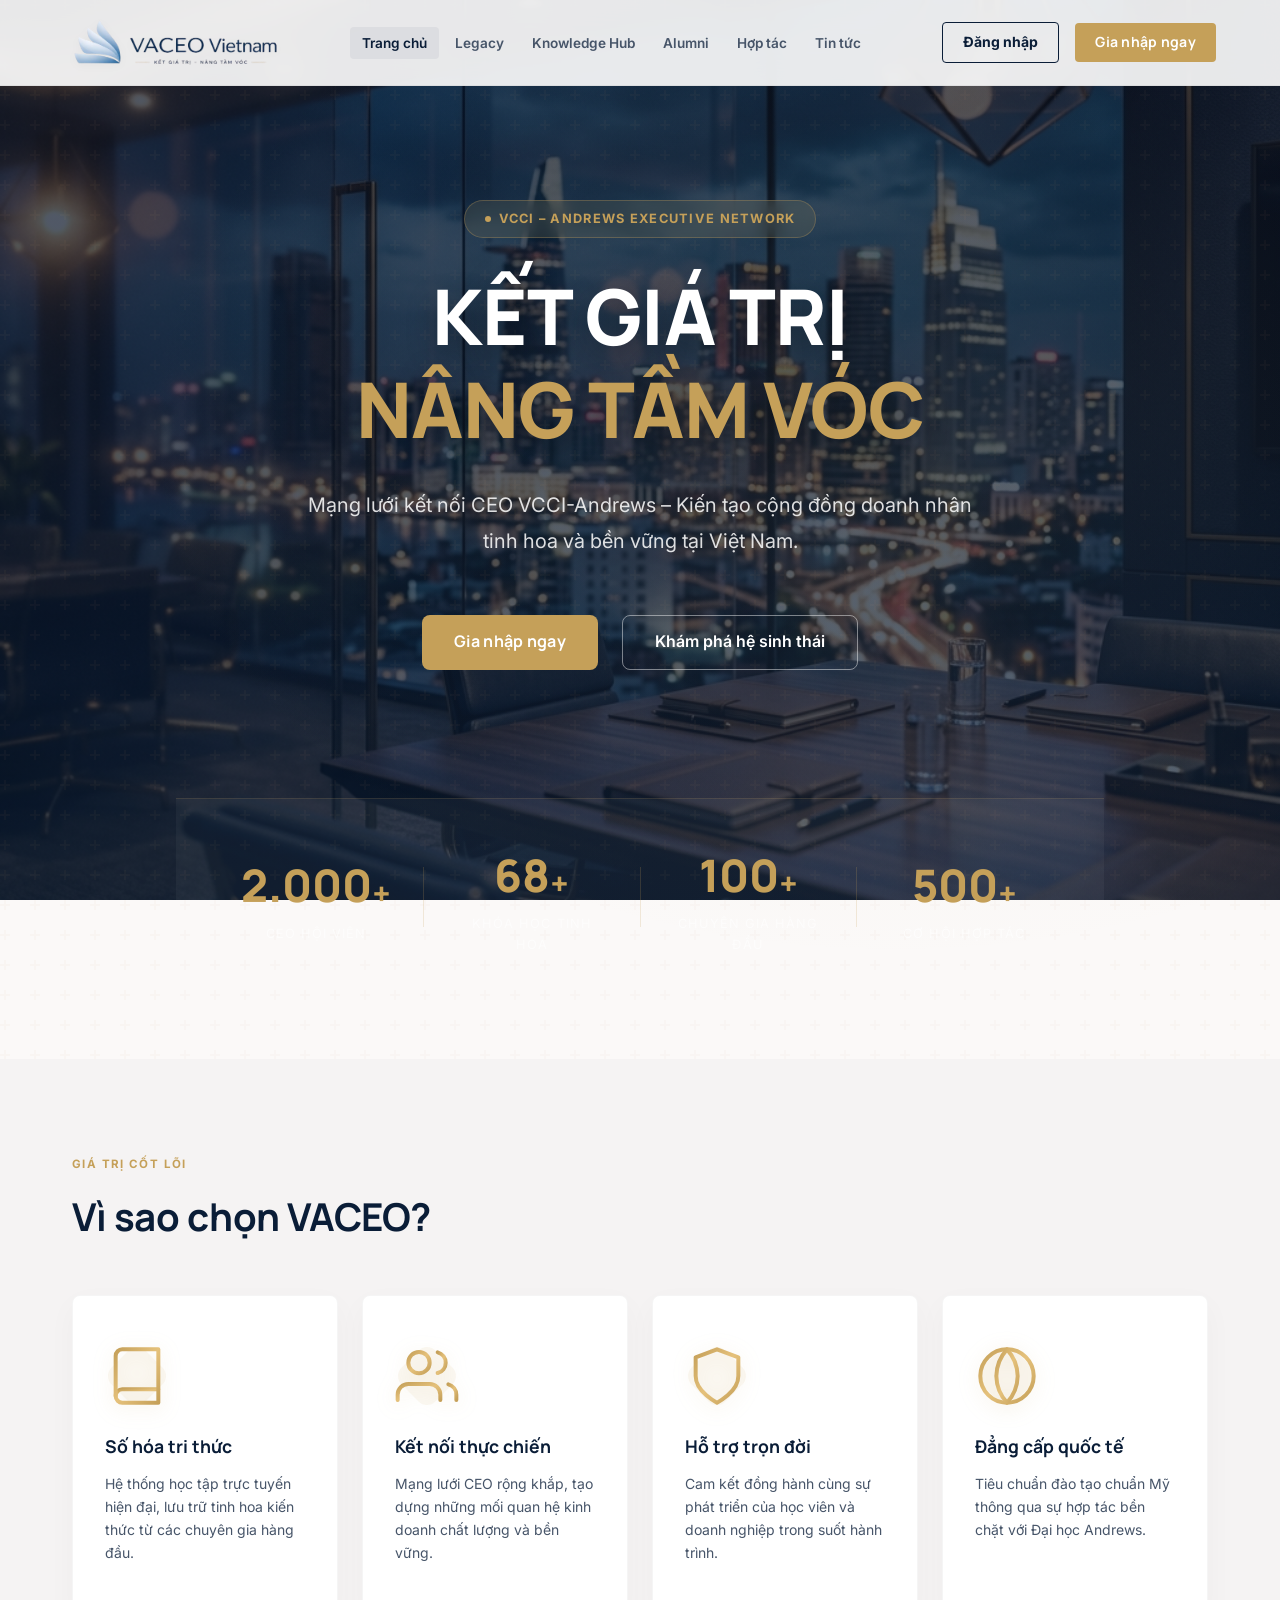
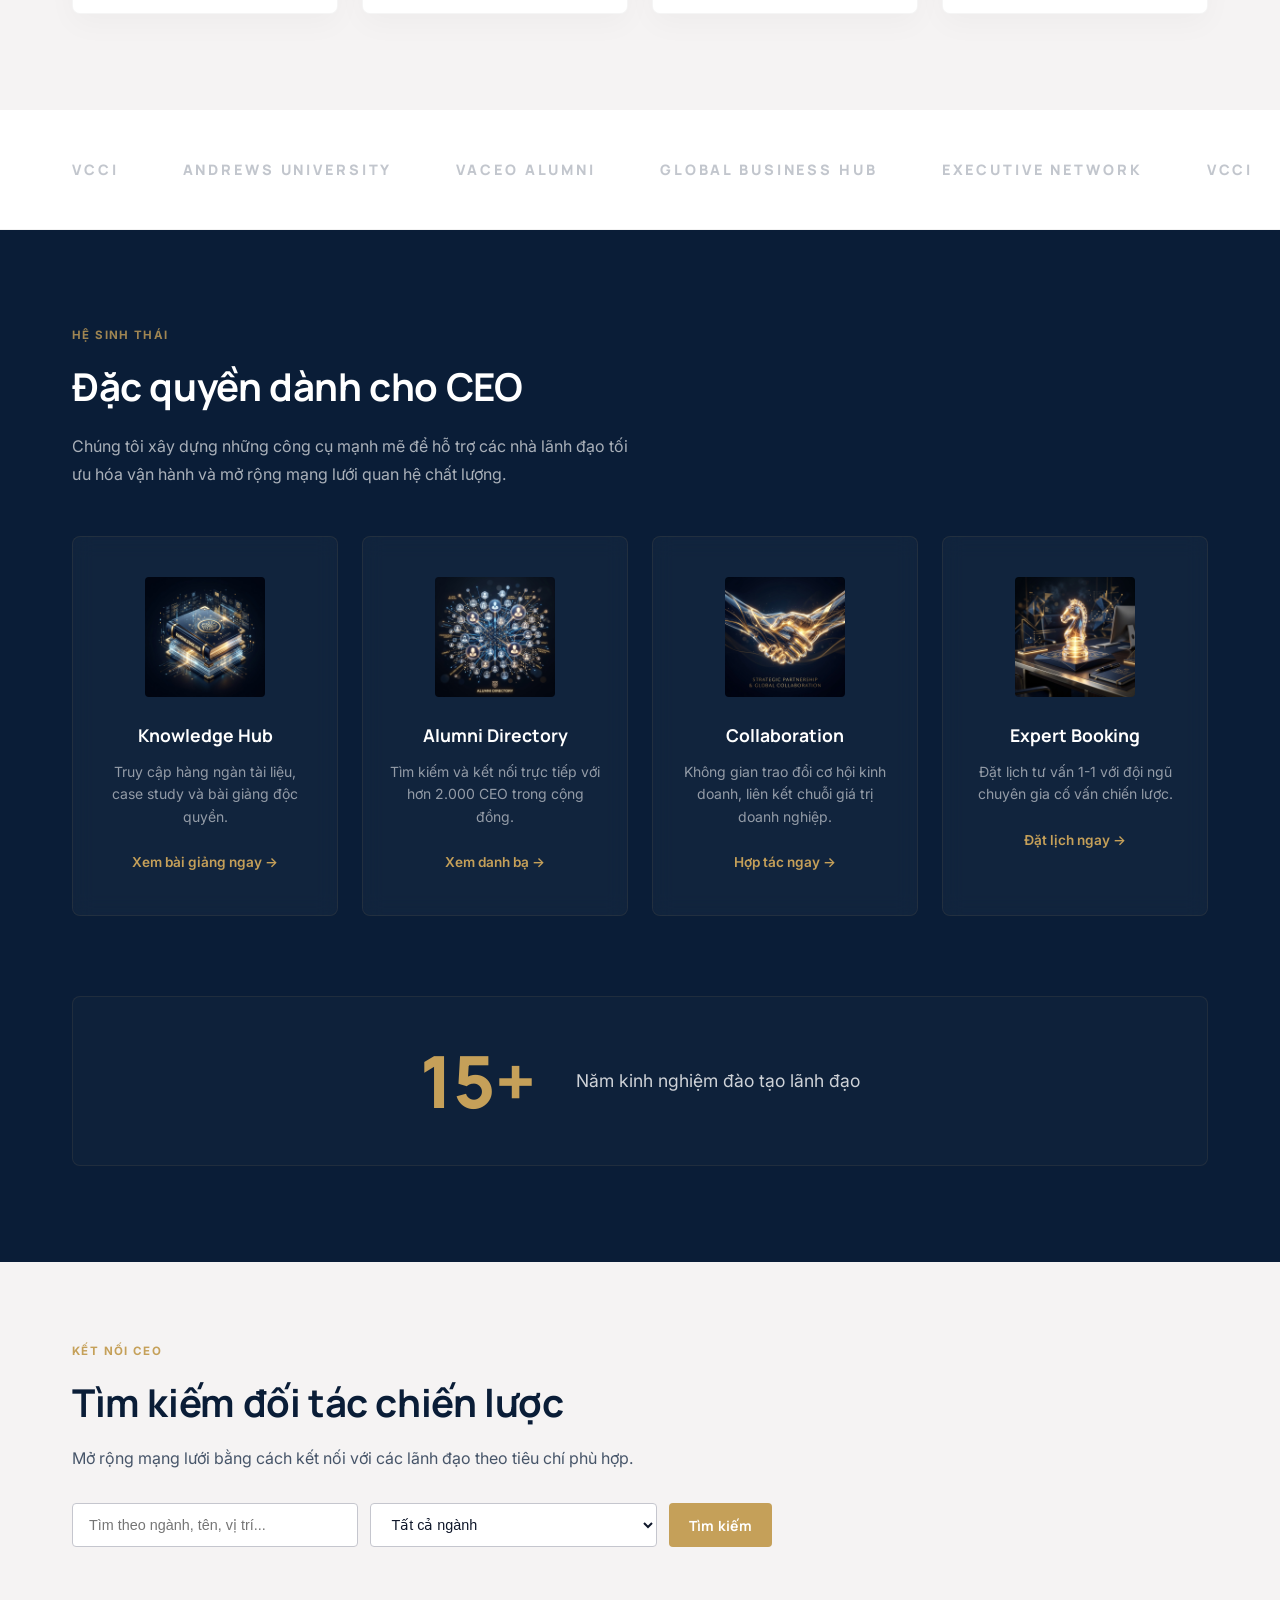
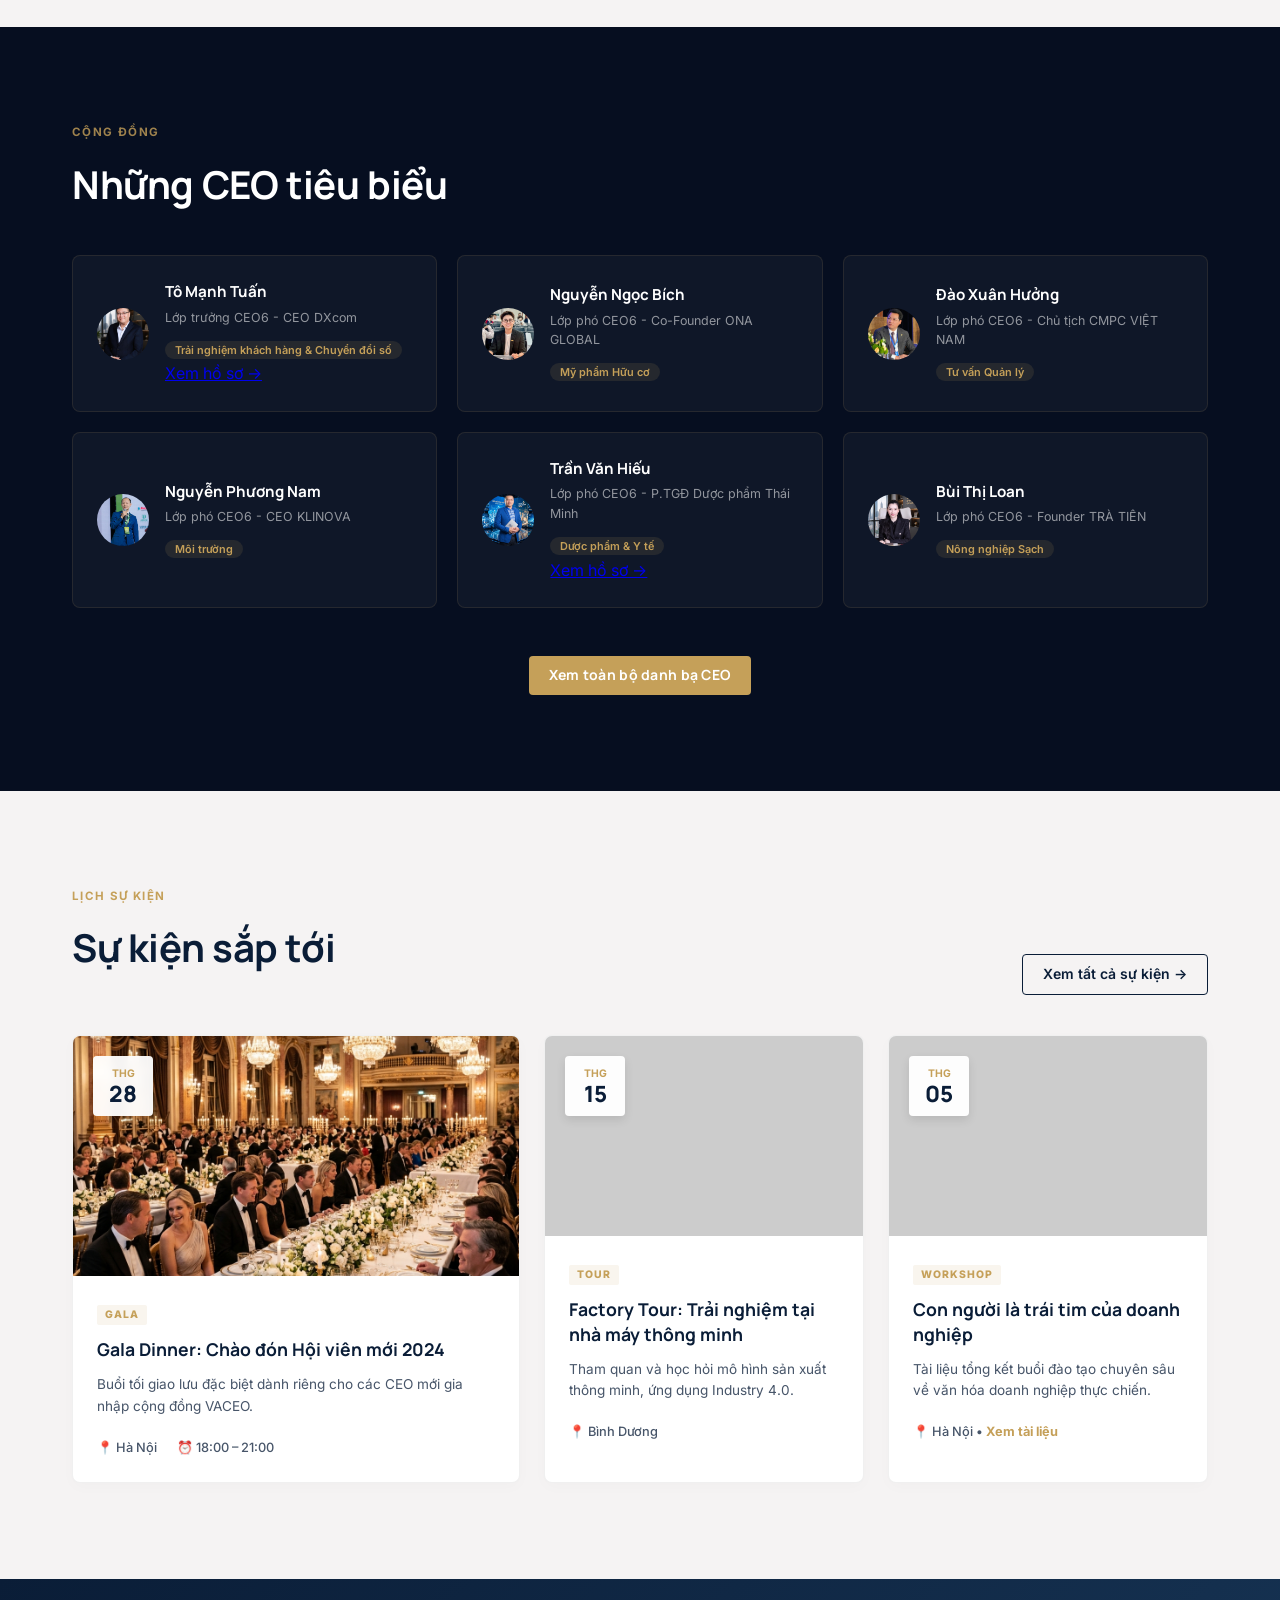
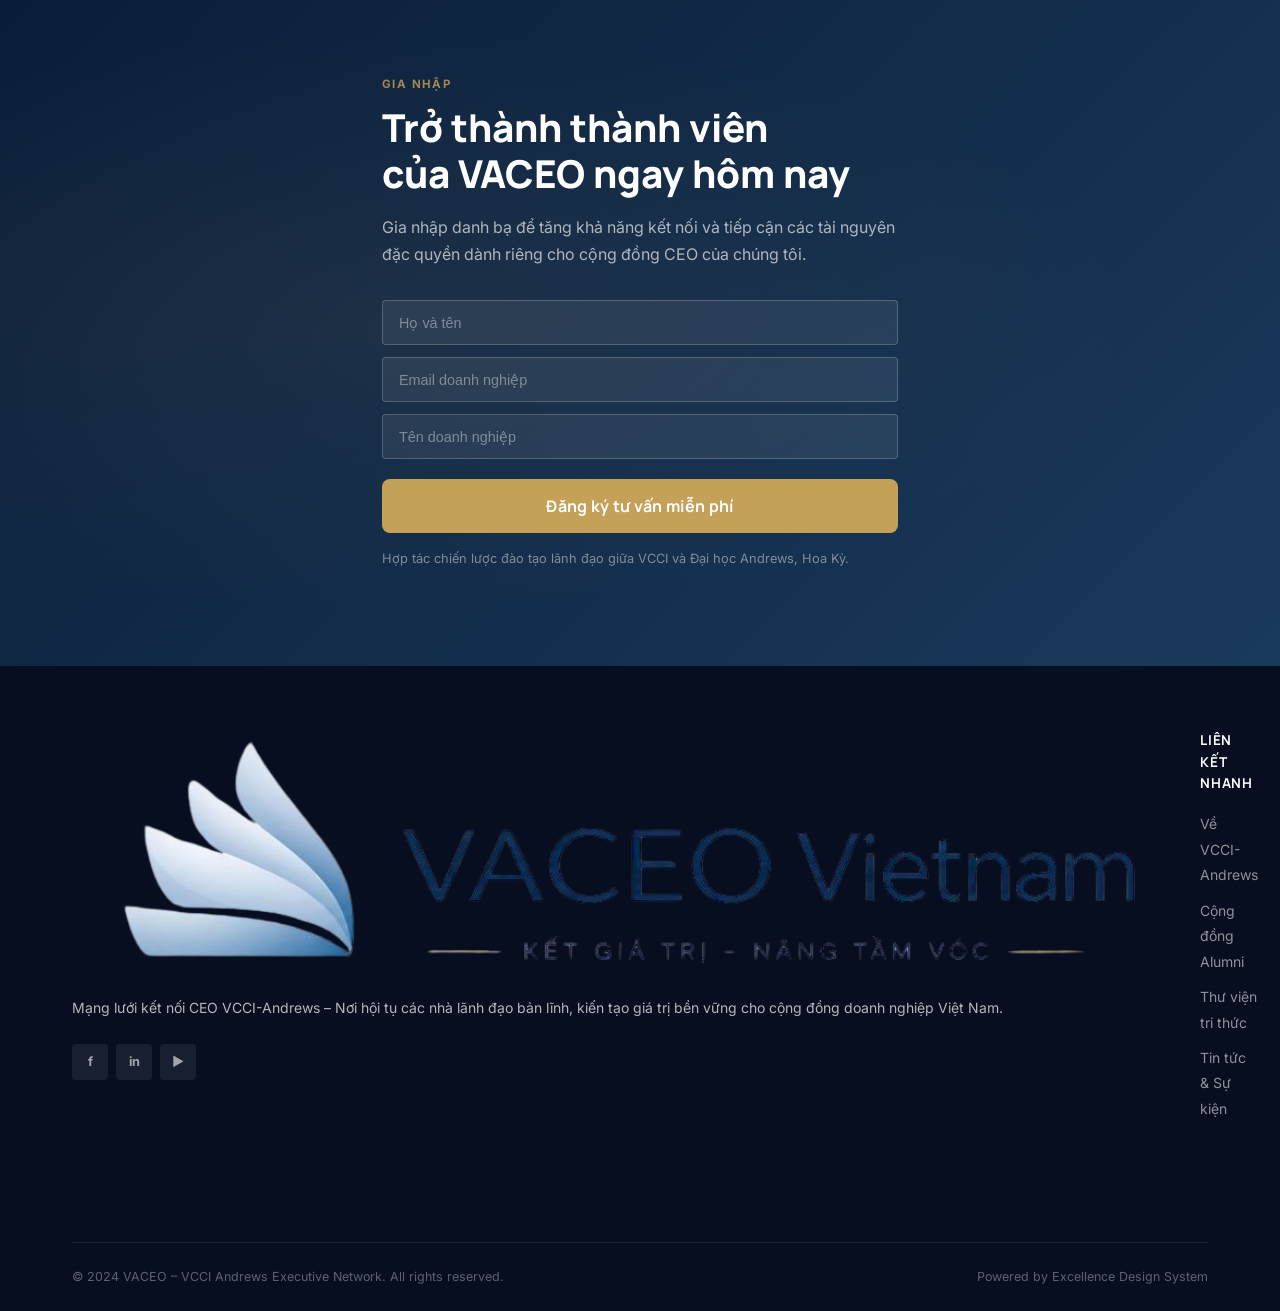
<file: index.html>
<!DOCTYPE html>
<html lang="vi">
<head>
  <meta charset="UTF-8" />
  <meta name="viewport" content="width=device-width, initial-scale=1.0" />
  <title>KẾT GIÁ TRỊ - NÂNG TẦM VÓC</title>
  <meta name="description" content="Mạng lưới kết nối CEO VCCI-Andrews. Kiến tạo cộng đồng doanh nhân tinh hoa và bền vững tại Việt Nam." />
  <link rel="preconnect" href="https://fonts.googleapis.com" />
  <link rel="preconnect" href="https://fonts.gstatic.com" crossorigin />
  <link href="https://fonts.googleapis.com/css2?family=Manrope:wght@300;400;500;600;700;800&family=Inter:wght@400;500;600&display=swap" rel="stylesheet" />
  <link rel="stylesheet" href="css/style.css" />
</head>
<body>
  <!-- SVG GRADIENTS -->
  <svg style="width:0;height:0;position:absolute;" aria-hidden="true" focusable="false">
    <linearGradient id="goldGradient" x1="0%" y1="0%" x2="100%" y2="100%">
      <stop offset="0%" stop-color="#C5A059" />
      <stop offset="50%" stop-color="#E5C17B" />
      <stop offset="100%" stop-color="#C5A059" />
    </linearGradient>
    <linearGradient id="blueGradient" x1="0%" y1="0%" x2="100%" y2="100%">
      <stop offset="0%" stop-color="#A3C1DA" />
      <stop offset="100%" stop-color="#4A76A8" />
    </linearGradient>
  </svg>

  <!-- NAV -->
  <nav id="navbar">
    <div class="nav-inner">
      <a href="index.html" class="logo">
        <img src="assets/img/logo.png" alt="VACEO Vietnam" class="logo-img">
      </a>
      <ul class="nav-links">
        <li><a href="#" class="nav-link active">Trang chủ</a></li>
        <li><a href="pages/legacy.html" class="nav-link">Legacy</a></li>
        <li><a href="pages/knowledge.html" class="nav-link">Knowledge Hub</a></li>
        <li><a href="pages/alumni.html" class="nav-link">Alumni</a></li>
        <li><a href="pages/cooperation.html" class="nav-link">Hợp tác</a></li>
        <li><a href="pages/news.html" class="nav-link">Tin tức</a></li>
      </ul>
      <div class="nav-actions">
        <a href="#" class="btn-outline-nav">Đăng nhập</a>
        <a href="#join" class="btn-gold">Gia nhập ngay</a>
      </div>
      <button class="mobile-toggle" id="mobileToggle" aria-label="Menu">
        <span></span><span></span><span></span>
      </button>
    </div>
  </nav>

  <!-- MOBILE MENU -->
  <div class="mobile-menu" id="mobileMenu">
    <a href="#">Trang chủ</a>
    <a href="pages/legacy.html">Legacy</a>
    <a href="pages/knowledge.html">Knowledge Hub</a>
    <a href="pages/alumni.html">Alumni</a>
    <a href="pages/cooperation.html">Hợp tác</a>
    <a href="pages/news.html">Tin tức</a>
    <a href="#join" class="btn-gold mt-1">Gia nhập ngay</a>
  </div>

  <!-- HERO -->
  <section class="hero" id="hero">
    <div class="hero-overlay"></div>
    <div class="hero-content">
      <div class="hero-badge">
        <span class="dot"></span> VCCI – Andrews Executive Network
      </div>
      <h1 class="hero-title">KẾT GIÁ TRỊ<br /><em>NÂNG TẦM VÓC</em></h1>
      <p class="hero-sub">Mạng lưới kết nối CEO VCCI-Andrews – Kiến tạo cộng đồng doanh nhân tinh hoa và bền vững tại Việt Nam.</p>
      <div class="hero-cta">
        <a href="#join" class="btn-gold btn-lg">Gia nhập ngay</a>
        <a href="#ecosystem" class="btn-ghost btn-lg">Khám phá hệ sinh thái</a>
      </div>
    </div>
    <div class="hero-stats">
      <div class="stat-item">
        <span class="stat-num" data-target="2000">0</span><span class="stat-plus">+</span>
        <span class="stat-label">CEO Hội viên</span>
      </div>
      <div class="stat-divider"></div>
      <div class="stat-item">
        <span class="stat-num" data-target="68">0</span><span class="stat-plus">+</span>
        <span class="stat-label">Khóa học tinh hoa</span>
      </div>
      <div class="stat-divider"></div>
      <div class="stat-item">
        <span class="stat-num" data-target="100">0</span><span class="stat-plus">+</span>
        <span class="stat-label">Chuyên gia hàng đầu</span>
      </div>
      <div class="stat-divider"></div>
      <div class="stat-item">
        <span class="stat-num" data-target="500">0</span><span class="stat-plus">+</span>
        <span class="stat-label">Cơ hội hợp tác</span>
      </div>
    </div>
  </section>

  <!-- VALUES -->
  <section class="values section-light">
    <div class="container">
      <div class="section-label">Giá trị cốt lõi</div>
      <h2 class="section-title">Vì sao chọn VACEO?</h2>
      <div class="values-grid">
        <div class="value-card">
          <div class="value-icon">
            <div class="value-icon-bg"></div>
            <svg class="value-icon-svg" viewBox="0 0 24 24">
              <path d="M4 19.5A2.5 2.5 0 0 1 6.5 17H20"></path>
              <path d="M6.5 2H20v20H6.5A2.5 2.5 0 0 1 4 19.5v-15A2.5 2.5 0 0 1 6.5 2z"></path>
              <path d="M8 6h10"></path>
              <path d="M8 10h10"></path>
              <path d="M8 14h10"></path>
            </svg>
          </div>
          <h3>Số hóa tri thức</h3>
          <p>Hệ thống học tập trực tuyến hiện đại, lưu trữ tinh hoa kiến thức từ các chuyên gia hàng đầu.</p>
        </div>
        <div class="value-card">
          <div class="value-icon">
            <div class="value-icon-bg"></div>
            <svg class="value-icon-svg" viewBox="0 0 24 24">
              <path d="M17 21v-2a4 4 0 0 0-4-4H5a4 4 0 0 0-4 4v2"></path>
              <circle cx="9" cy="7" r="4"></circle>
              <path d="M23 21v-2a4 4 0 0 0-3-3.87"></path>
              <path d="M16 3.13a4 4 0 0 1 0 7.75"></path>
            </svg>
          </div>
          <h3>Kết nối thực chiến</h3>
          <p>Mạng lưới CEO rộng khắp, tạo dựng những mối quan hệ kinh doanh chất lượng và bền vững.</p>
        </div>
        <div class="value-card">
          <div class="value-icon">
            <div class="value-icon-bg"></div>
            <svg class="value-icon-svg" viewBox="0 0 24 24">
              <path d="M12 22s8-4 8-10V5l-8-3-8 3v7c0 6 8 10 8 10z"></path>
              <path d="M12 8v4"></path>
              <path d="M12 16h.01"></path>
            </svg>
          </div>
          <h3>Hỗ trợ trọn đời</h3>
          <p>Cam kết đồng hành cùng sự phát triển của học viên và doanh nghiệp trong suốt hành trình.</p>
        </div>
        <div class="value-card">
          <div class="value-icon">
            <div class="value-icon-bg"></div>
            <svg class="value-icon-svg" viewBox="0 0 24 24">
              <circle cx="12" cy="12" r="10"></circle>
              <line x1="2" y1="12" x2="22" y2="12"></line>
              <path d="M12 2a15.3 15.3 0 0 1 4 10 15.3 15.3 0 0 1-4 10 15.3 15.3 0 0 1-4-10 15.3 15.3 0 0 1 4-10z"></path>
            </svg>
          </div>
          <h3>Đẳng cấp quốc tế</h3>
          <p>Tiêu chuẩn đào tạo chuẩn Mỹ thông qua sự hợp tác bền chặt với Đại học Andrews.</p>
        </div>
      </div>
    </div>
  </section>
  
  <!-- BRAND MARQUEE -->
  <section class="brand-marquee">
    <div class="container">
      <div class="marquee-wrapper">
        <div class="marquee-content">
          <span class="brand-item">VCCI</span>
          <span class="brand-item">ANDREWS UNIVERSITY</span>
          <span class="brand-item">VACEO ALUMNI</span>
          <span class="brand-item">GLOBAL BUSINESS HUB</span>
          <span class="brand-item">EXECUTIVE NETWORK</span>
          <!-- Duplicate for seamless loop -->
          <span class="brand-item">VCCI</span>
          <span class="brand-item">ANDREWS UNIVERSITY</span>
          <span class="brand-item">VACEO ALUMNI</span>
          <span class="brand-item">GLOBAL BUSINESS HUB</span>
          <span class="brand-item">EXECUTIVE NETWORK</span>
        </div>
      </div>
    </div>
  </section>

  <!-- ECOSYSTEM -->
  <section class="ecosystem" id="ecosystem">
    <div class="container">
      <div class="section-label-light">Hệ sinh thái</div>
      <h2 class="section-title-light">Đặc quyền dành cho CEO</h2>
      <p class="section-sub-light">Chúng tôi xây dựng những công cụ mạnh mẽ để hỗ trợ các nhà lãnh đạo tối ưu hóa vận hành và mở rộng mạng lưới quan hệ chất lượng.</p>
      <div class="eco-grid">
        <div class="eco-card">
          <div class="eco-icon-wrap"><img src="assets/img/eco_knowledge.png" alt="Knowledge Hub" class="eco-img"></div>
          <h3>Knowledge Hub</h3>
          <p>Truy cập hàng ngàn tài liệu, case study và bài giảng độc quyền.</p>
          <a href="pages/lectures.html" class="eco-link">Xem bài giảng ngay →</a>
        </div>
        <div class="eco-card">
          <div class="eco-icon-wrap"><img src="assets/img/eco_alumni.png" alt="Alumni Directory" class="eco-img"></div>
          <h3>Alumni Directory</h3>
          <p>Tìm kiếm và kết nối trực tiếp với hơn 2.000 CEO trong cộng đồng.</p>
          <a href="pages/alumni.html" class="eco-link">Xem danh bạ →</a>
        </div>
        <div class="eco-card">
          <div class="eco-icon-wrap"><img src="assets/img/eco_collaboration.png" alt="Collaboration" class="eco-img"></div>
          <h3>Collaboration</h3>
          <p>Không gian trao đổi cơ hội kinh doanh, liên kết chuỗi giá trị doanh nghiệp.</p>
          <a href="pages/cooperation.html" class="eco-link">Hợp tác ngay →</a>
        </div>
        <div class="eco-card">
          <div class="eco-icon-wrap"><img src="assets/img/eco_expert.png" alt="Expert Booking" class="eco-img"></div>
          <h3>Expert Booking</h3>
          <p>Đặt lịch tư vấn 1-1 với đội ngũ chuyên gia cố vấn chiến lược.</p>
          <a href="pages/cooperation.html#expert" class="eco-link">Đặt lịch ngay →</a>
        </div>
      </div>
      <div class="eco-experience">
        <span class="exp-num">15+</span>
        <span class="exp-text">Năm kinh nghiệm đào tạo lãnh đạo</span>
      </div>
    </div>
  </section>

  <!-- PARTNER SEARCH -->
  <section class="partner-search section-light">
    <div class="container">
      <div class="search-content">
        <div class="section-label">Kết nối CEO</div>
        <h2 class="section-title">Tìm kiếm đối tác chiến lược</h2>
        <p>Mở rộng mạng lưới bằng cách kết nối với các lãnh đạo theo tiêu chí phù hợp.</p>
        <div class="search-bar">
          <input type="text" id="searchInput" placeholder="Tìm theo ngành, tên, vị trí..." />
          <select id="industryFilter">
            <option value="">Tất cả ngành</option>
            <option>Công nghệ</option>
            <option>Tài chính</option>
            <option>Sản xuất</option>
            <option>Bất động sản</option>
            <option>Thương mại</option>
          </select>
          <button class="btn-gold">Tìm kiếm</button>
        </div>
      </div>
    </div>
  </section>

  <!-- ALUMNI SPOTLIGHT -->
  <section class="alumni-spotlight">
    <div class="container">
      <div class="section-label-light">Cộng đồng</div>
      <h2 class="section-title-light">Những CEO tiêu biểu</h2>
      <div class="alumni-grid">
        <div class="alumni-card">
          <div class="alumni-avatar">
            <img src="assets/img/alumni_tomanhtuan.jpg" alt="Tô Mạnh Tuấn">
          </div>
          <div class="alumni-info">
            <h4>Tô Mạnh Tuấn</h4>
            <p>Lớp trưởng CEO6 - CEO DXcom</p>
            <span class="alumni-tag">Trải nghiệm khách hàng & Chuyển đổi số</span>
            <div class="mt-4">
              <a href="pages/profile_tomanhtuan.html" class="text-[11px] font-bold text-gold uppercase tracking-widest hover:underline">Xem hồ sơ →</a>
            </div>
          </div>
        </div>
        <div class="alumni-card">
          <div class="alumni-avatar">
            <img src="assets/img/alumni_nguyenngocbich.jpg" alt="Nguyễn Ngọc Bích">
          </div>
          <div class="alumni-info">
            <h4>Nguyễn Ngọc Bích</h4>
            <p>Lớp phó CEO6 - Co-Founder ONA GLOBAL</p>
            <span class="alumni-tag">Mỹ phẩm Hữu cơ</span>
          </div>
        </div>
        <div class="alumni-card">
          <div class="alumni-avatar">
            <img src="assets/img/alumni_daoxuanhuong_christ.jpg" alt="Đào Xuân Hưởng">
          </div>
          <div class="alumni-info">
            <h4>Đào Xuân Hưởng</h4>
            <p>Lớp phó CEO6 - Chủ tịch CMPC VIỆT NAM</p>
            <span class="alumni-tag">Tư vấn Quản lý</span>
          </div>
        </div>
        <div class="alumni-card">
          <div class="alumni-avatar">
            <img src="assets/img/alumni_nguyenphuongnam.png" alt="Nguyễn Phương Nam">
          </div>
          <div class="alumni-info">
            <h4>Nguyễn Phương Nam</h4>
            <p>Lớp phó CEO6 - CEO KLINOVA</p>
            <span class="alumni-tag">Môi trường</span>
          </div>
        </div>
        <div class="alumni-card">
          <div class="alumni-avatar">
            <img src="assets/img/alumni_tranvanhieu.jpg" alt="Trần Văn Hiếu">
          </div>
          <div class="alumni-info">
            <h4>Trần Văn Hiếu</h4>
            <p>Lớp phó CEO6 - P.TGĐ Dược phẩm Thái Minh</p>
            <span class="alumni-tag">Dược phẩm & Y tế</span>
            <div class="mt-4">
              <a href="pages/profile_tranvanhieu.html" class="text-[11px] font-bold text-gold uppercase tracking-widest hover:underline">Xem hồ sơ →</a>
            </div>
          </div>
        </div>
        <div class="alumni-card">
          <div class="alumni-avatar">
            <img src="assets/img/alumni_buithiloan.jpg" alt="Bùi Thị Loan">
          </div>
          <div class="alumni-info">
            <h4>Bùi Thị Loan</h4>
            <p>Lớp phó CEO6 - Founder TRÀ TIÊN</p>
            <span class="alumni-tag">Nông nghiệp Sạch</span>
          </div>
        </div>
      </div>
      <div class="alumni-cta">
        <a href="pages/alumni.html" class="btn-gold">Xem toàn bộ danh bạ CEO</a>
      </div>
    </div>
  </section>

  <!-- EVENTS -->
  <section class="events section-light">
    <div class="container">
      <div class="events-header">
        <div>
          <div class="section-label">Lịch sự kiện</div>
          <h2 class="section-title">Sự kiện sắp tới</h2>
        </div>
        <a href="pages/news.html" class="btn-outline">Xem tất cả sự kiện →</a>
      </div>
      <div class="events-grid">
        <div class="event-card event-featured">
          <div class="event-image" style="background-image: url('assets/img/event_gala.png');">
            <div class="event-date"><span class="event-month">THG</span><span class="event-day">28</span></div>
          </div>
          <div class="event-body">
            <span class="event-tag">Gala</span>
            <h3>Gala Dinner: Chào đón Hội viên mới 2024</h3>
            <p>Buổi tối giao lưu đặc biệt dành riêng cho các CEO mới gia nhập cộng đồng VACEO.</p>
            <div class="event-meta">
              <span>📍 Hà Nội</span>
              <span>⏰ 18:00 – 21:00</span>
            </div>
          </div>
        </div>
        <div class="event-card">
          <div class="event-image" style="background-image: linear-gradient(rgba(0,0,0,0.2), rgba(0,0,0,0.2)), url('https://images.unsplash.com/photo-1540575861501-7ad0582371f3?auto=format&fit=crop&q=80');">
            <div class="event-date"><span class="event-month">THG</span><span class="event-day">15</span></div>
          </div>
          <div class="event-body">
            <span class="event-tag">Tour</span>
            <h3>Factory Tour: Trải nghiệm tại nhà máy thông minh</h3>
            <p>Tham quan và học hỏi mô hình sản xuất thông minh, ứng dụng Industry 4.0.</p>
            <div class="event-meta">
              <span>📍 Bình Dương</span>
            </div>
          </div>
        </div>
        <div class="event-card">
          <div class="event-image" style="background-image: linear-gradient(rgba(0,0,0,0.2), rgba(0,0,0,0.2)), url('https://images.unsplash.com/photo-1552664730-d307ca884978?auto=format&fit=crop&q=80');">
            <div class="event-date"><span class="event-month">THG</span><span class="event-day">05</span></div>
          </div>
          <div class="event-body">
            <span class="event-tag">Workshop</span>
            <h3>Con người là trái tim của doanh nghiệp</h3>
            <p>Tài liệu tổng kết buổi đào tạo chuyên sâu về văn hóa doanh nghiệp thực chiến.</p>
            <div class="event-meta">
              <span>📍 Hà Nội • <a href="pages/viewer_heart_human.html" style="color: var(--gold); text-decoration: none; font-weight: 700;">Xem tài liệu</a></span>
            </div>
          </div>
        </div>
      </div>
    </div>
  </section>

  <!-- JOIN CTA -->
  <section class="join-cta" id="join">
    <div class="join-overlay"></div>
    <div class="container join-content">
      <div class="section-label-light">Gia nhập</div>
      <h2 class="join-title">Trở thành thành viên<br />của VACEO ngay hôm nay</h2>
      <p class="join-sub">Gia nhập danh bạ để tăng khả năng kết nối và tiếp cận các tài nguyên đặc quyền dành riêng cho cộng đồng CEO của chúng tôi.</p>
      <div class="join-form">
        <input type="text" id="joinName" placeholder="Họ và tên" />
        <input type="email" id="joinEmail" placeholder="Email doanh nghiệp" />
        <input type="text" id="joinCompany" placeholder="Tên doanh nghiệp" />
        <button class="btn-gold btn-lg btn-full">Đăng ký tư vấn miễn phí</button>
      </div>
      <p class="join-note">Hợp tác chiến lược đào tạo lãnh đạo giữa VCCI và Đại học Andrews, Hoa Kỳ.</p>
    </div>
  </section>

  <!-- FOOTER -->
  <footer class="footer">
    <div class="container">
      <div class="footer-grid">
        <div class="footer-brand">
          <div class="footer-logo">
            <img src="assets/img/logo.png" alt="VACEO Logo" class="footer-logo-img">
          </div>
          <p>Mạng lưới kết nối CEO VCCI-Andrews – Nơi hội tụ các nhà lãnh đạo bản lĩnh, kiến tạo giá trị bền vững cho cộng đồng doanh nghiệp Việt Nam.</p>
          <div class="footer-socials">
            <a href="#" class="social-btn" aria-label="Facebook">f</a>
            <a href="#" class="social-btn" aria-label="LinkedIn">in</a>
            <a href="#" class="social-btn" aria-label="Youtube">▶</a>
          </div>
        </div>
        <div class="footer-col">
          <h4>Liên kết nhanh</h4>
          <ul>
            <li><a href="pages/legacy.html">Về VCCI-Andrews</a></li>
            <li><a href="pages/alumni.html">Cộng đồng Alumni</a></li>
            <li><a href="pages/knowledge.html">Thư viện tri thức</a></li>
            <li><a href="pages/news.html">Tin tức & Sự kiện</a></li>
          </ul>
        </div>
        <div class="footer-col">
          <h4>Hỗ trợ & Chính sách</h4>
          <ul>
            <li><a href="#">Liên hệ</a></li>
            <li><a href="#">Chính sách bảo mật</a></li>
            <li><a href="#">Điều khoản sử dụng</a></li>
            <li><a href="#">Đăng nhập Hội viên</a></li>
          </ul>
        </div>
        <div class="footer-col">
          <h4>Thông tin liên hệ</h4>
          <ul class="contact-list">
            <li>📍 Số 9 Đào Duy Anh, Quận Đống Đa, Hà Nội</li>
            <li>📞 024. 1234. 5678</li>
            <li>✉️ info@vaceo.vn</li>
          </ul>
        </div>
      </div>
      <div class="footer-bottom">
        <p>© 2024 VACEO – VCCI Andrews Executive Network. All rights reserved.</p>
        <p>Powered by Excellence Design System</p>
      </div>
    </div>
  </footer>

  <script src="js/main.js"></script>
</body>
</html>
</file>
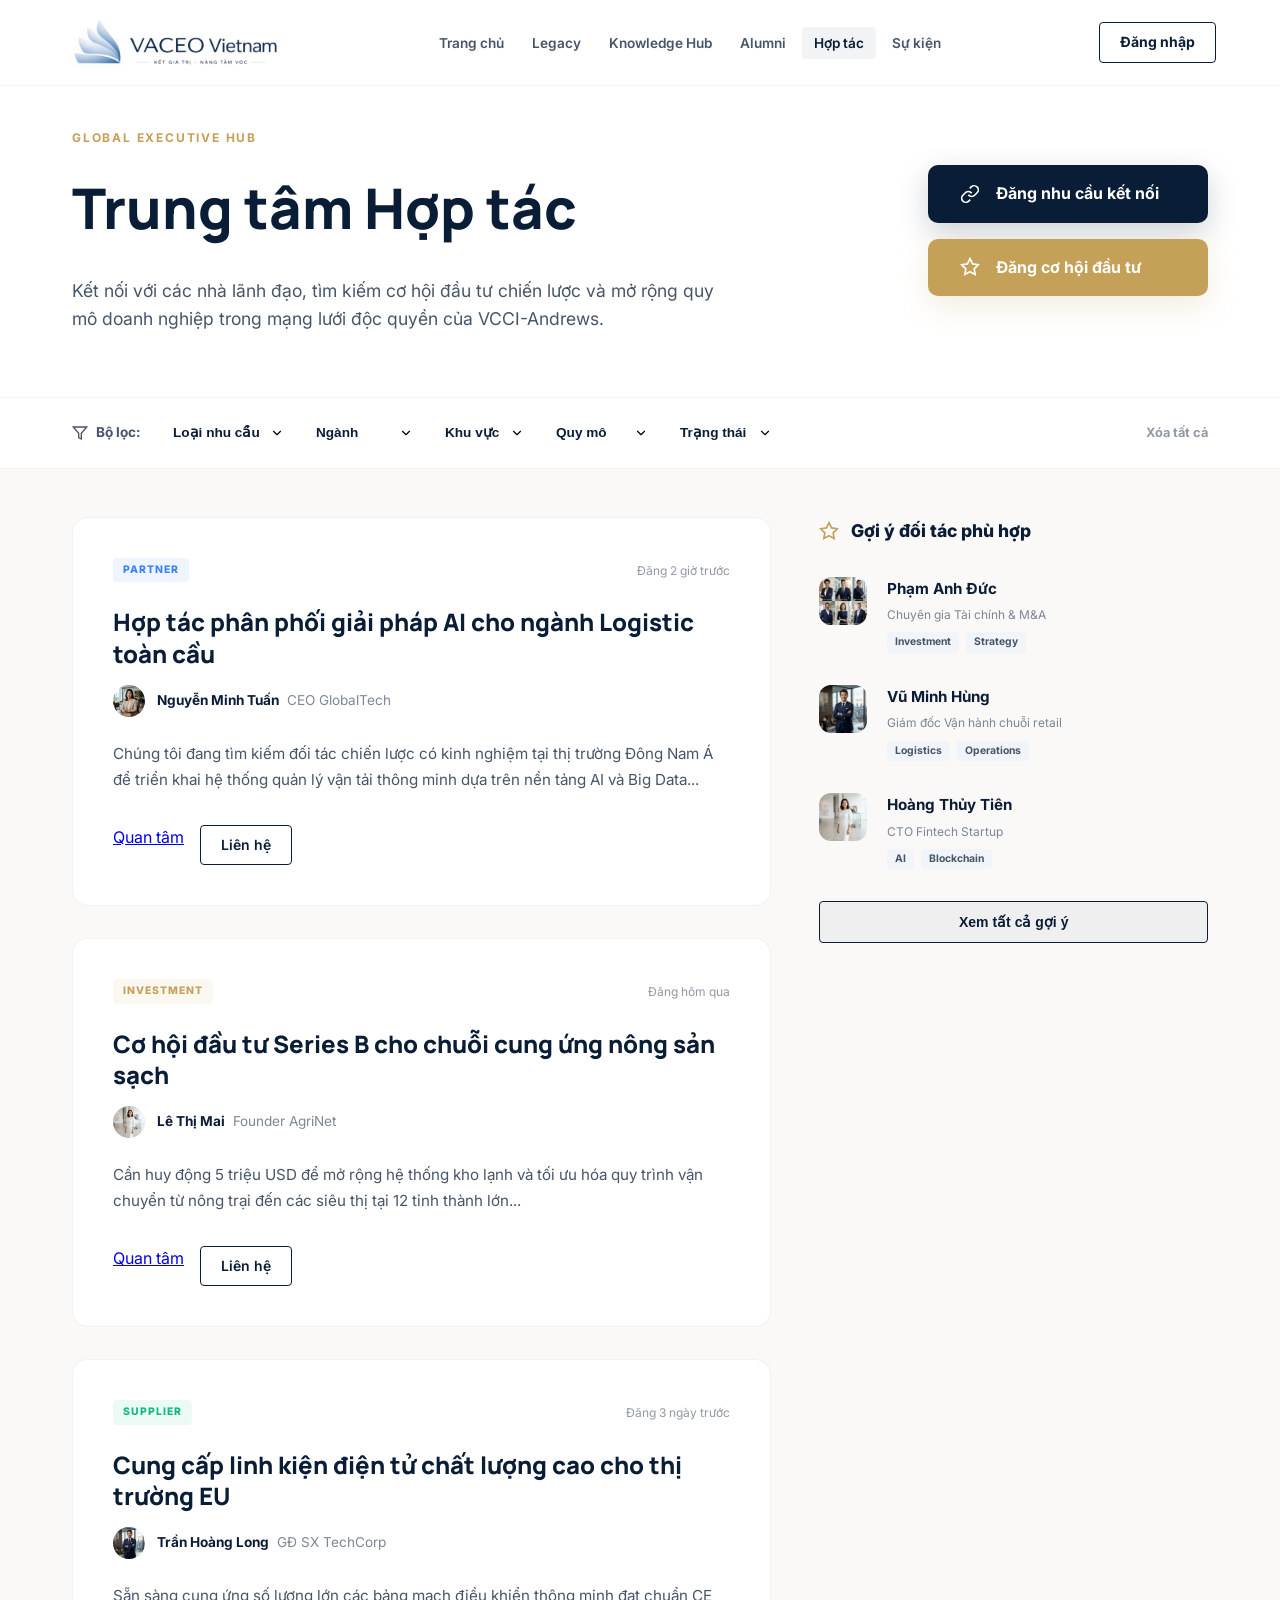
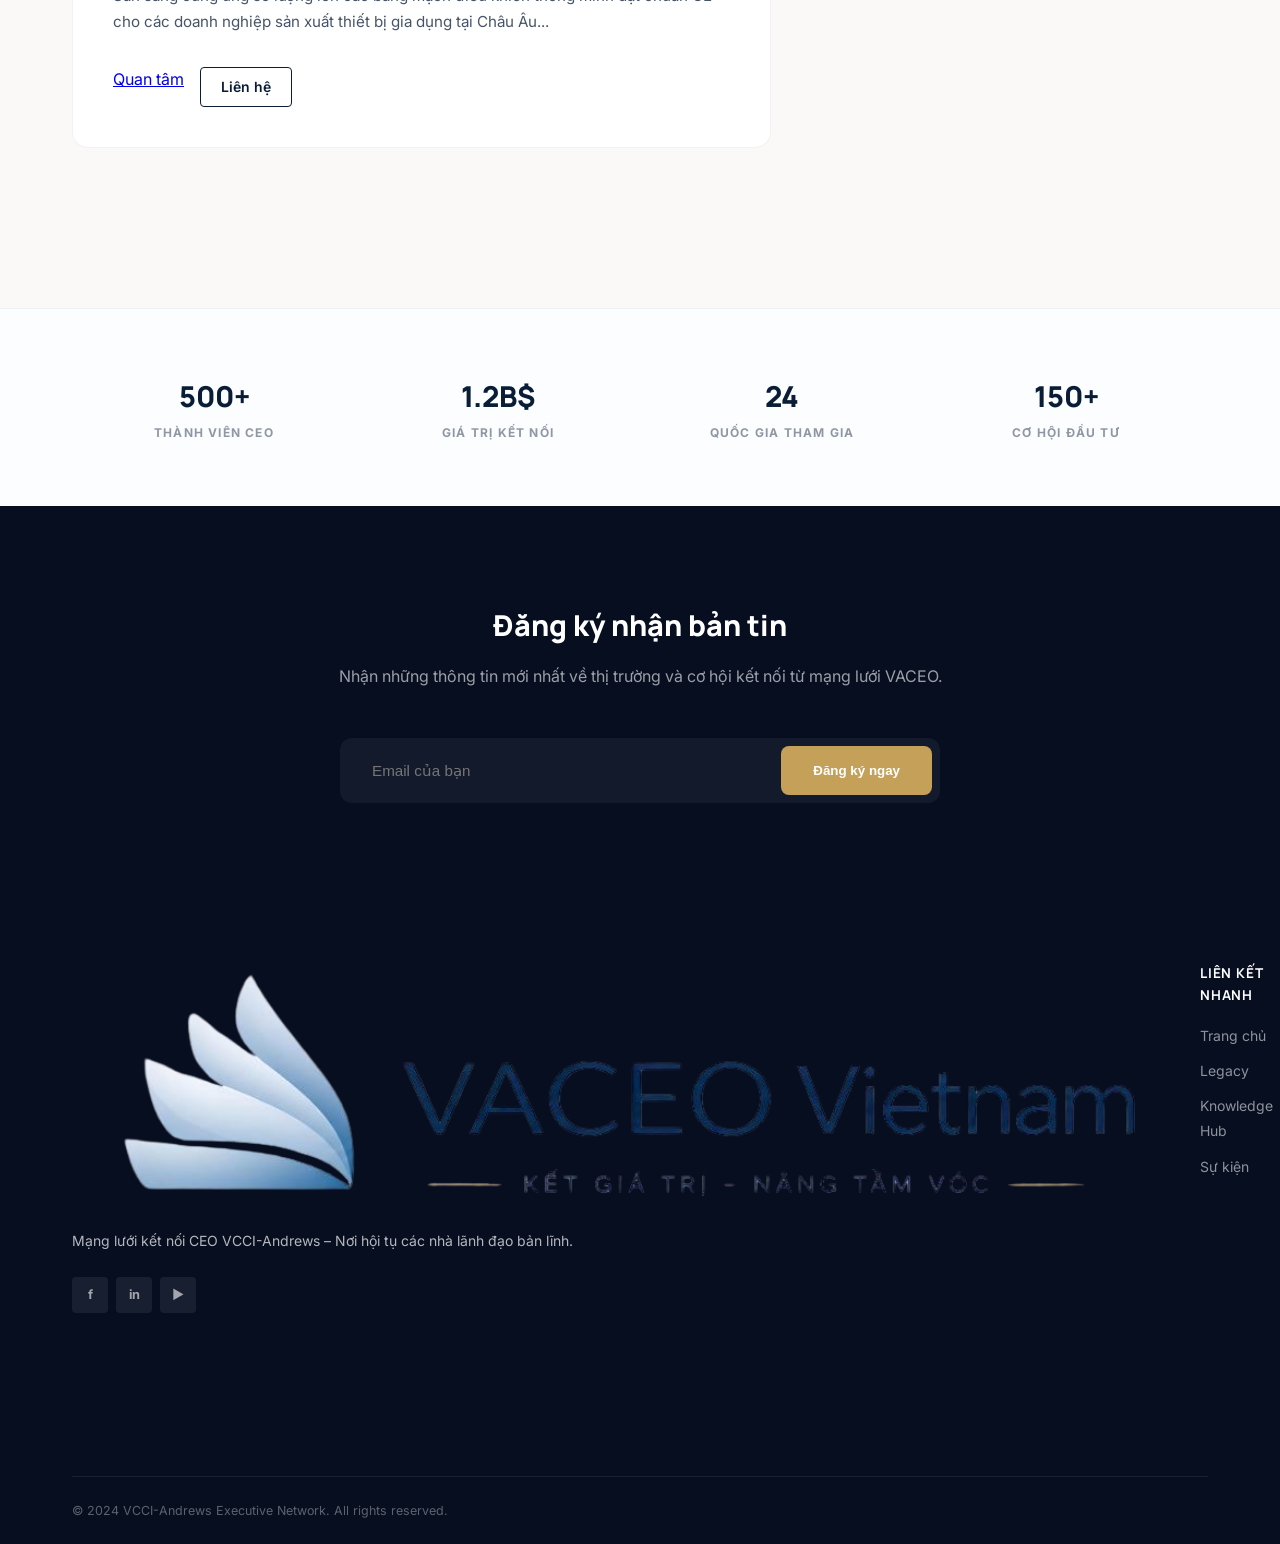
<file: pages/cooperation.html>
<!DOCTYPE html>
<html lang="vi">
<head>
  <meta charset="UTF-8" />
  <meta name="viewport" content="width=device-width, initial-scale=1.0" />
  <title>Hợp tác | KẾT GIÁ TRỊ - NÂNG TẦM VÓC</title>
  <meta name="description" content="Không gian trao đổi cơ hội kinh doanh và liên kết chuỗi giá trị cho cộng đồng CEO VACEO." />
  <link rel="preconnect" href="https://fonts.googleapis.com" />
  <link href="https://fonts.googleapis.com/css2?family=Manrope:wght@300;400;500;600;700;800&family=Inter:wght@400;500;600&display=swap" rel="stylesheet" />
  <link rel="stylesheet" href="../css/style.css" />
  <style>
    /* Cooperation Hub Styles */
    .hero-coop { background: #fff; padding: 8rem 0 4rem; }
    .hero-coop-grid { display: grid; grid-template-columns: 1.5fr 1fr; align-items: center; gap: 4rem; }
    .hero-coop-text .label { font-size: 0.75rem; font-weight: 700; color: var(--gold); text-transform: uppercase; letter-spacing: 0.15em; margin-bottom: 1rem; display: block; }
    .hero-coop-text h1 { font-family: 'Manrope', sans-serif; font-size: 3.5rem; font-weight: 800; color: var(--navy); margin-bottom: 1.5rem; }
    .hero-coop-text p { color: var(--on-surface-var); font-size: 1.1rem; line-height: 1.6; }
    
    .hero-coop-btns { display: flex; flex-direction: column; gap: 1rem; align-items: flex-end; }
    .btn-coop-action {
      display: flex;
      align-items: center;
      gap: 1rem;
      padding: 1rem 2rem;
      border-radius: 10px;
      font-weight: 700;
      width: 280px;
      transition: var(--transition);
      text-decoration: none;
    }
    .btn-coop-dark { background: var(--navy); color: #fff; box-shadow: 0 10px 30px rgba(10,29,55,0.2); }
    .btn-coop-gold { background: var(--gold); color: #fff; box-shadow: 0 10px 30px rgba(197,160,89,0.2); }
    .btn-coop-action svg { width: 20px; height: 20px; stroke: currentColor; fill: none; stroke-width: 2; }

    /* Filter Bar */
    .filter-section { border-top: 1px solid rgba(0,0,0,0.05); border-bottom: 1px solid rgba(0,0,0,0.05); padding: 1.5rem 0; background: #fff; margin-bottom: 3rem; }
    .filter-inner { display: flex; align-items: center; justify-content: space-between; gap: 2rem; }
    .filter-groups { display: flex; align-items: center; gap: 2rem; flex: 1; }
    .filter-group { display: flex; align-items: center; gap: 0.75rem; }
    .filter-label { font-size: 0.85rem; font-weight: 700; color: var(--on-surface-var); display: flex; align-items: center; gap: 0.5rem; }
    .filter-select { border: none; font-size: 0.85rem; font-weight: 600; color: var(--navy); outline: none; background: transparent; cursor: pointer; padding-right: 1.5rem; background-image: url("data:image/svg+xml,%3Csvg xmlns='http://www.w3.org/2000/svg' viewBox='0 0 24 24' fill='none' stroke='currentColor' stroke-width='2' stroke-linecap='round' stroke-linejoin='round'%3E%3Cpolyline points='6 9 12 15 18 9'%3E%3C/polyline%3E%3C/svg%3E"); background-repeat: no-repeat; background-position: right center; background-size: 14px; appearance: none; }
    .clear-filters { font-size: 0.8rem; font-weight: 700; color: var(--on-surface-var); opacity: 0.6; text-decoration: none; }

    /* Main Feed & Sidebar */
    .coop-layout { display: grid; grid-template-columns: 1.8fr 1fr; gap: 3rem; padding-bottom: 8rem; }
    
    /* Feed Cards */
    .coop-card { background: #fff; border: 1px solid rgba(0,0,0,0.05); border-radius: 1rem; padding: 2.5rem; margin-bottom: 2rem; transition: var(--transition); }
    .coop-card:hover { transform: translateY(-5px); box-shadow: 0 15px 40px rgba(0,0,0,0.04); }
    .coop-card-top { display: flex; justify-content: space-between; align-items: center; margin-bottom: 1.5rem; }
    .coop-badge { font-size: 0.65rem; font-weight: 800; color: var(--gold); text-transform: uppercase; letter-spacing: 0.1em; background: rgba(197,160,89,0.08); padding: 4px 10px; border-radius: 4px; }
    .coop-time { font-size: 0.75rem; color: var(--on-surface-var); opacity: 0.6; }
    .coop-card h3 { font-family: 'Manrope', sans-serif; font-size: 1.5rem; font-weight: 800; color: var(--navy); margin-bottom: 1rem; line-height: 1.3; }
    .coop-profile { display: flex; align-items: center; gap: 0.75rem; margin-bottom: 1.5rem; }
    .profile-av { width: 32px; height: 32px; border-radius: 50%; overflow: hidden; }
    .profile-av img { width: 100%; height: 100%; object-fit: cover; }
    .profile-info { font-size: 0.85rem; }
    .profile-info strong { color: var(--navy); }
    .profile-info span { color: var(--on-surface-var); opacity: 0.7; margin-left: 0.5rem; }
    .coop-desc { font-size: 0.95rem; color: var(--on-surface-var); line-height: 1.7; margin-bottom: 2rem; }
    .coop-actions { display: flex; gap: 1rem; }

    /* Sidebar - Recommended Partners */
    .sidebar-title { display: flex; align-items: center; gap: 0.75rem; font-size: 1.1rem; font-weight: 800; color: var(--navy); margin-bottom: 2rem; }
    .sidebar-title svg { width: 20px; height: 20px; stroke: var(--gold); fill: none; stroke-width: 2; }
    .partner-list { list-style: none; padding: 0; }
    .partner-item { display: flex; gap: 1.25rem; margin-bottom: 2rem; }
    .partner-av { width: 48px; height: 48px; border-radius: 12px; overflow: hidden; flex-shrink: 0; }
    .partner-av img { width: 100%; height: 100%; object-fit: cover; }
    .partner-info h4 { font-size: 0.95rem; color: var(--navy); margin-bottom: 0.25rem; }
    .partner-info p { font-size: 0.75rem; color: var(--on-surface-var); opacity: 0.7; margin-bottom: 0.5rem; }
    .partner-tags { display: flex; gap: 0.4rem; flex-wrap: wrap; }
    .partner-tag { font-size: 0.65rem; font-weight: 700; color: var(--on-surface-var); background: #f1f5f9; padding: 2px 8px; border-radius: 4px; }

    /* Newsletter */
    .newsletter-section { background: #060e20; padding: 6rem 0; color: #fff; text-align: center; }
    .newsletter-section h2 { font-family: 'Manrope', sans-serif; font-size: 1.8rem; font-weight: 800; margin-bottom: 1rem; }
    .newsletter-section p { color: rgba(255,255,255,0.6); margin-bottom: 3rem; font-size: 1rem; }
    .newsletter-form { max-width: 600px; margin: 0 auto; display: flex; gap: 1rem; background: rgba(255,255,255,0.05); padding: 0.5rem; border-radius: 12px; }
    .newsletter-form input { flex: 1; background: transparent; border: none; padding: 1rem 1.5rem; color: #fff; font-size: 0.95rem; outline: none; }
    .newsletter-form button { background: var(--gold); color: #fff; border: none; padding: 0 2rem; border-radius: 8px; font-weight: 700; cursor: pointer; transition: var(--transition); }
    .newsletter-form button:hover { background: #b48d4a; }

    /* Stats Bar */
    .coop-stats { background: #fcfdfe; padding: 4rem 0; border-top: 1px solid rgba(0,0,0,0.05); }
    .c-stats-grid { display: grid; grid-template-columns: repeat(4, 1fr); text-align: center; }
    .c-stat-item h4 { font-family: 'Manrope', sans-serif; font-size: 1.8rem; font-weight: 800; color: var(--navy); margin-bottom: 0.25rem; }
    .c-stat-item p { font-size: 0.75rem; font-weight: 700; color: var(--on-surface-var); text-transform: uppercase; letter-spacing: 0.1em; opacity: 0.6; }

    @media(max-width:992px) {
      .hero-coop-grid, .coop-layout, .c-stats-grid { grid-template-columns: 1fr; }
      .hero-coop-btns { align-items: flex-start; }
      .filter-groups { flex-wrap: wrap; gap: 1rem; }
    }
  </style>
</head>
<body>
  <nav id="navbar">
    <div class="nav-inner">
      <a href="../index.html" class="logo">
        <img src="../assets/img/logo.png" alt="VACEO Logo" class="logo-img">
      </a>
      <ul class="nav-links">
        <li><a href="../index.html" class="nav-link">Trang chủ</a></li>
        <li><a href="legacy.html" class="nav-link">Legacy</a></li>
        <li><a href="knowledge.html" class="nav-link">Knowledge Hub</a></li>
        <li><a href="alumni.html" class="nav-link">Alumni</a></li>
        <li><a href="cooperation.html" class="nav-link active">Hợp tác</a></li>
        <li><a href="news.html" class="nav-link">Sự kiện</a></li>
      </ul>
      <div class="nav-actions">
        <a href="#" class="btn-outline-nav">Đăng nhập</a>
      </div>
      <button class="mobile-toggle" id="mobileToggle"><span></span><span></span><span></span></button>
    </div>
  </nav>

  <section class="hero-coop">
    <div class="container">
      <div class="hero-coop-grid">
        <div class="hero-coop-text">
          <span class="label">GLOBAL EXECUTIVE HUB</span>
          <h1>Trung tâm Hợp tác</h1>
          <p>Kết nối với các nhà lãnh đạo, tìm kiếm cơ hội đầu tư chiến lược và mở rộng quy mô doanh nghiệp trong mạng lưới độc quyền của VCCI-Andrews.</p>
        </div>
        <div class="hero-coop-btns">
          <a href="#" class="btn-coop-action btn-coop-dark">
            <svg viewBox="0 0 24 24"><path d="M10 13a5 5 0 0 0 7.54.54l3-3a5 5 0 0 0-7.07-7.07l-1.72 1.71"></path><path d="M14 11a5 5 0 0 0-7.54-.54l-3 3a5 5 0 0 0 7.07 7.07l1.71-1.71"></path></svg>
            Đăng nhu cầu kết nối
          </a>
          <a href="#" class="btn-coop-action btn-coop-gold">
            <svg viewBox="0 0 24 24"><polygon points="12 2 15.09 8.26 22 9.27 17 14.14 18.18 21.02 12 17.77 5.82 21.02 7 14.14 2 9.27 8.91 8.26 12 2"></polygon></svg>
            Đăng cơ hội đầu tư
          </a>
        </div>
      </div>
    </div>
  </section>

  <section class="filter-section">
    <div class="container">
      <div class="filter-inner">
        <div class="filter-groups">
          <div class="filter-label">
            <svg style="width: 16px; height: 16px;" viewBox="0 0 24 24" fill="none" stroke="currentColor" stroke-width="2"><polygon points="22 3 2 3 10 12.46 10 19 14 21 14 12.46 22 3"></polygon></svg>
            Bộ lọc:
          </div>
          <div class="filter-group">
            <select class="filter-select">
              <option>Loại nhu cầu</option>
              <option>Hợp tác</option>
              <option>Đầu tư</option>
            </select>
          </div>
          <div class="filter-group">
            <select class="filter-select">
              <option>Ngành</option>
              <option>Công nghệ</option>
              <option>Tài chính</option>
              <option>Logistics</option>
            </select>
          </div>
          <div class="filter-group">
            <select class="filter-select">
              <option>Khu vực</option>
              <option>Hà Nội</option>
              <option>TP. HCM</option>
              <option>Quốc tế</option>
            </select>
          </div>
          <div class="filter-group">
            <select class="filter-select">
              <option>Quy mô</option>
              <option>SMB</option>
              <option>Enterprise</option>
            </select>
          </div>
          <div class="filter-group">
            <select class="filter-select">
              <option>Trạng thái</option>
              <option>Đang mở</option>
              <option>Đã kết nối</option>
            </select>
          </div>
        </div>
        <a href="#" class="clear-filters">Xóa tất cả</a>
      </div>
    </div>
  </section>

  <section class="container">
    <div class="coop-layout">
      <main class="coop-feed">
        <div class="coop-card">
          <div class="coop-card-top">
            <span class="coop-badge" style="color: #3b82f6; background: rgba(59, 130, 246, 0.08);">PARTNER</span>
            <span class="coop-time">Đăng 2 giờ trước</span>
          </div>
          <h3>Hợp tác phân phối giải pháp AI cho ngành Logistic toàn cầu</h3>
          <div class="coop-profile">
            <div class="profile-av"><img src="../assets/img/alumni_portraits_3_1778224567337.png" alt="User"></div>
            <div class="profile-info"><strong>Nguyễn Minh Tuấn</strong><span>CEO GlobalTech</span></div>
          </div>
          <p class="coop-desc">Chúng tôi đang tìm kiếm đối tác chiến lược có kinh nghiệm tại thị trường Đông Nam Á để triển khai hệ thống quản lý vận tải thông minh dựa trên nền tảng AI và Big Data...</p>
          <div class="coop-actions">
            <a href="#" class="btn-navy">Quan tâm</a>
            <a href="#" class="btn-outline">Liên hệ</a>
          </div>
        </div>

        <div class="coop-card">
          <div class="coop-card-top">
            <span class="coop-badge">INVESTMENT</span>
            <span class="coop-time">Đăng hôm qua</span>
          </div>
          <h3>Cơ hội đầu tư Series B cho chuỗi cung ứng nông sản sạch</h3>
          <div class="coop-profile">
            <div class="profile-av"><img src="../assets/img/alumni_portraits_5_1778224606368.png" alt="User"></div>
            <div class="profile-info"><strong>Lê Thị Mai</strong><span>Founder AgriNet</span></div>
          </div>
          <p class="coop-desc">Cần huy động 5 triệu USD để mở rộng hệ thống kho lạnh và tối ưu hóa quy trình vận chuyển từ nông trại đến các siêu thị tại 12 tỉnh thành lớn...</p>
          <div class="coop-actions">
            <a href="#" class="btn-navy">Quan tâm</a>
            <a href="#" class="btn-outline">Liên hệ</a>
          </div>
        </div>

        <div class="coop-card">
          <div class="coop-card-top">
            <span class="coop-badge" style="color: #10b981; background: rgba(16, 185, 129, 0.08);">SUPPLIER</span>
            <span class="coop-time">Đăng 3 ngày trước</span>
          </div>
          <h3>Cung cấp linh kiện điện tử chất lượng cao cho thị trường EU</h3>
          <div class="coop-profile">
            <div class="profile-av"><img src="../assets/img/alumni_portraits_2_1778224551134.png" alt="User"></div>
            <div class="profile-info"><strong>Trần Hoàng Long</strong><span>GĐ SX TechCorp</span></div>
          </div>
          <p class="coop-desc">Sẵn sàng cung ứng số lượng lớn các bảng mạch điều khiển thông minh đạt chuẩn CE cho các doanh nghiệp sản xuất thiết bị gia dụng tại Châu Âu...</p>
          <div class="coop-actions">
            <a href="#" class="btn-navy">Quan tâm</a>
            <a href="#" class="btn-outline">Liên hệ</a>
          </div>
        </div>
      </main>

      <aside class="coop-sidebar">
        <div class="sidebar-title">
          <svg viewBox="0 0 24 24"><polygon points="12 2 15.09 8.26 22 9.27 17 14.14 18.18 21.02 12 17.77 5.82 21.02 7 14.14 2 9.27 8.91 8.26 12 2"></polygon></svg>
          Gợi ý đối tác phù hợp
        </div>
        <ul class="partner-list">
          <li class="partner-item">
            <div class="partner-av"><img src="../assets/img/alumni_portraits_1_1778224452143.png" alt="Partner"></div>
            <div class="partner-info">
              <h4>Phạm Anh Đức</h4>
              <p>Chuyên gia Tài chính & M&A</p>
              <div class="partner-tags">
                <span class="partner-tag">Investment</span>
                <span class="partner-tag">Strategy</span>
              </div>
            </div>
          </li>
          <li class="partner-item">
            <div class="partner-av"><img src="../assets/img/alumni_portraits_2_1778224551134.png" alt="Partner"></div>
            <div class="partner-info">
              <h4>Vũ Minh Hùng</h4>
              <p>Giám đốc Vận hành chuỗi retail</p>
              <div class="partner-tags">
                <span class="partner-tag">Logistics</span>
                <span class="partner-tag">Operations</span>
              </div>
            </div>
          </li>
          <li class="partner-item">
            <div class="partner-av"><img src="../assets/img/alumni_portraits_5_1778224606368.png" alt="Partner"></div>
            <div class="partner-info">
              <h4>Hoàng Thủy Tiên</h4>
              <p>CTO Fintech Startup</p>
              <div class="partner-tags">
                <span class="partner-tag">AI</span>
                <span class="partner-tag">Blockchain</span>
              </div>
            </div>
          </li>
        </ul>
        <button class="btn-outline" style="width: 100%; justify-content: center; padding: 0.75rem;">Xem tất cả gợi ý</button>
      </aside>
    </div>
  </section>

  <section class="coop-stats">
    <div class="container">
      <div class="c-stats-grid">
        <div class="c-stat-item">
          <h4>500+</h4>
          <p>Thành viên CEO</p>
        </div>
        <div class="c-stat-item">
          <h4>1.2B$</h4>
          <p>Giá trị kết nối</p>
        </div>
        <div class="c-stat-item">
          <h4>24</h4>
          <p>Quốc gia tham gia</p>
        </div>
        <div class="c-stat-item">
          <h4>150+</h4>
          <p>Cơ hội đầu tư</p>
        </div>
      </div>
    </div>
  </section>

  <section class="newsletter-section">
    <div class="container">
      <h2>Đăng ký nhận bản tin</h2>
      <p>Nhận những thông tin mới nhất về thị trường và cơ hội kết nối từ mạng lưới VACEO.</p>
      <div class="newsletter-form">
        <input type="email" placeholder="Email của bạn">
        <button>Đăng ký ngay</button>
      </div>
    </div>
  </section>

  <footer class="footer">
    <div class="container">
      <div class="footer-grid">
        <div class="footer-brand">
          <div class="footer-logo">
            <img src="../assets/img/logo.png" alt="VACEO Logo" class="footer-logo-img">
          </div>
          <p>Mạng lưới kết nối CEO VCCI-Andrews – Nơi hội tụ các nhà lãnh đạo bản lĩnh.</p>
          <div class="footer-socials"><a href="#" class="social-btn">f</a><a href="#" class="social-btn">in</a><a href="#" class="social-btn">▶</a></div>
        </div>
        <div class="footer-col"><h4>Liên kết nhanh</h4><ul><li><a href="../index.html">Trang chủ</a></li><li><a href="legacy.html">Legacy</a></li><li><a href="knowledge.html">Knowledge Hub</a></li><li><a href="news.html">Sự kiện</a></li></ul></div>
        <div class="footer-col"><h4>Hỗ trợ & Chính sách</h4><ul><li><a href="#">Liên hệ</a></li><li><a href="#">Chính sách bảo mật</a></li><li><a href="#">Điều khoản sử dụng</a></li><li><a href="#">Đăng nhập Hội viên</a></li></ul></div>
        <div class="footer-col"><h4>Thông tin liên hệ</h4><ul class="contact-list"><li>📍 Số 9 Đào Duy Anh, Quận Đống Đa, Hà Nội</li><li>📞 +84 123 456 789</li><li>✉️ info@vaceo.network</li></ul></div>
      </div>
      <div class="footer-bottom"><p>© 2024 VCCI-Andrews Executive Network. All rights reserved.</p></div>
    </div>
  </footer>
  <script src="../js/main.js"></script>
</body>
</html>
</file>
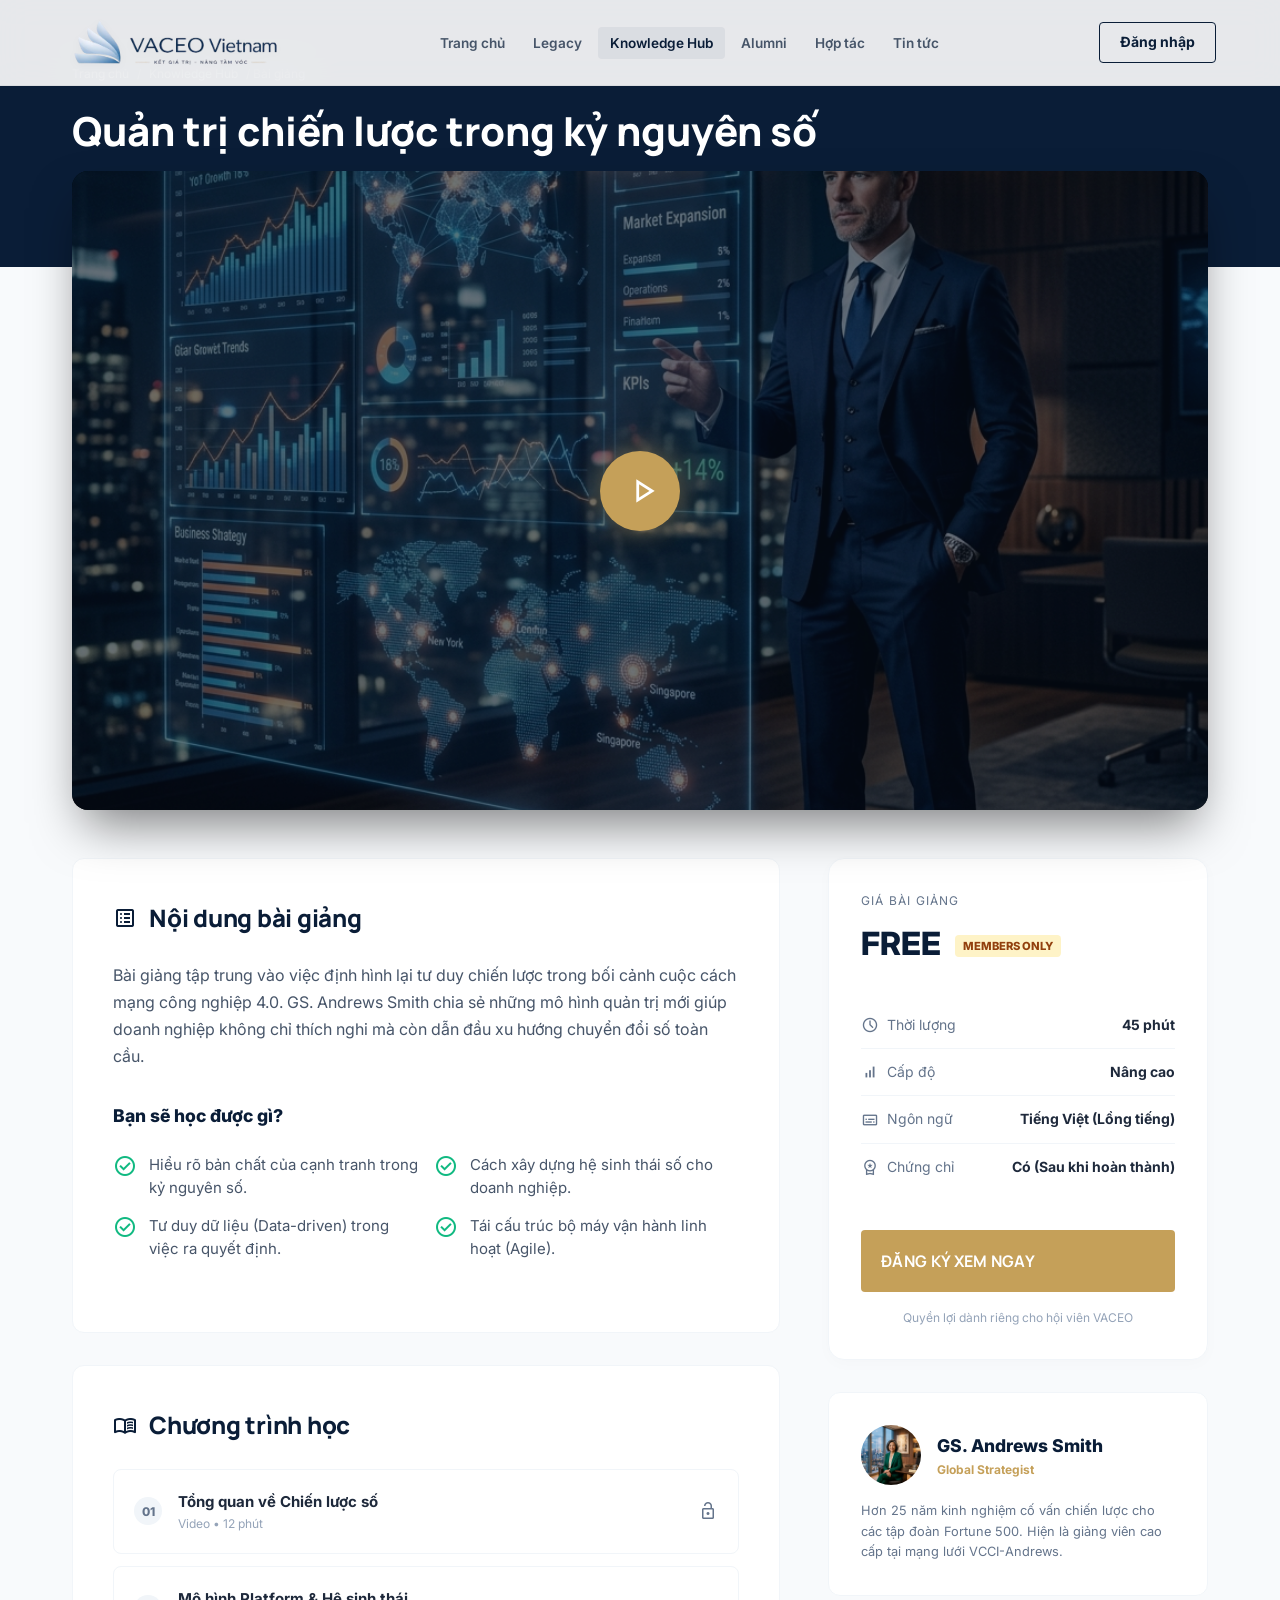
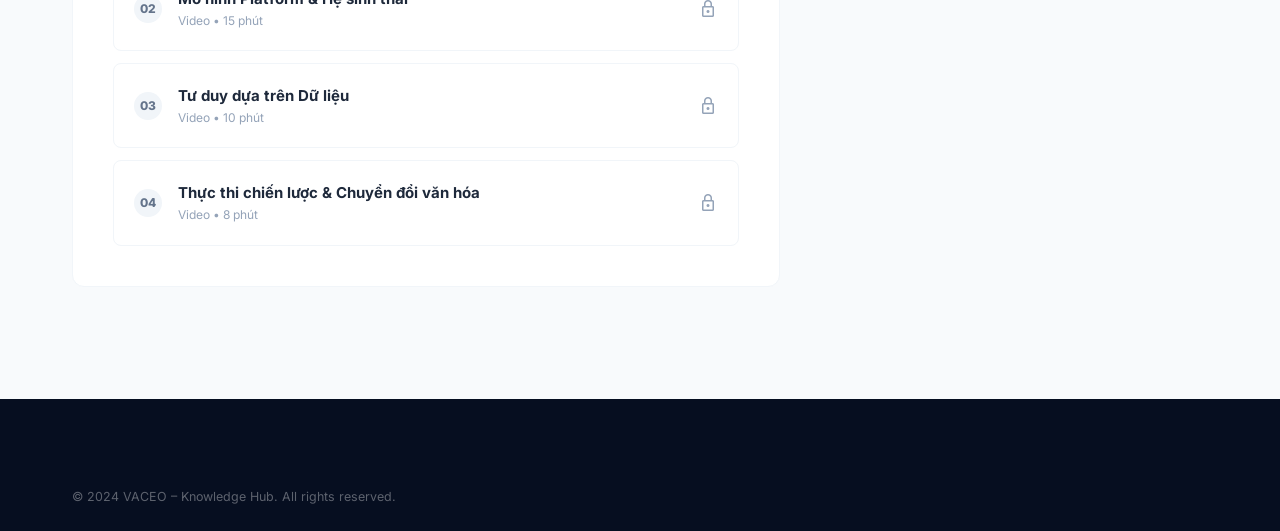
<file: pages/course_strategy_digital.html>
<!DOCTYPE html>
<html lang="vi">
<head>
    <meta charset="UTF-8">
    <meta name="viewport" content="width=device-width, initial-scale=1.0">
    <title>Bài giảng: Quản trị chiến lược trong kỷ nguyên số | VACEO Knowledge Hub</title>
    <link rel="preconnect" href="https://fonts.googleapis.com">
    <link href="https://fonts.googleapis.com/css2?family=Manrope:wght@300;400;500;600;700;800&family=Inter:wght@400;500;600&display=swap" rel="stylesheet">
    <link rel="stylesheet" href="https://fonts.googleapis.com/css2?family=Material+Symbols+Outlined:opsz,wght,FILL,GRAD@20..48,100..700,0..1,-50..200" />
    <link rel="stylesheet" href="../css/style.css">
    <style>
        body { background-color: #f8fafc; color: #1e293b; }
        
        /* Course Header */
        .course-header { background: var(--navy); padding: 4rem 0 3rem; color: #fff; }
        .course-header .breadcrumb { font-size: 0.75rem; color: rgba(255,255,255,0.5); margin-bottom: 1.5rem; display: flex; gap: 0.5rem; }
        .course-header .breadcrumb a { color: rgba(255,255,255,0.7); text-decoration: none; }
        .course-header h1 { font-family: 'Manrope', sans-serif; font-size: 2.5rem; font-weight: 800; margin-bottom: 1.5rem; line-height: 1.2; }
        .course-meta-top { display: flex; gap: 2rem; align-items: center; flex-wrap: wrap; }
        .instructor-short { display: flex; align-items: center; gap: 0.75rem; }
        .instructor-short img { width: 40px; height: 40px; border-radius: 50%; border: 2px solid var(--gold); }
        .instructor-short span { font-weight: 700; font-size: 0.875rem; }
        
        /* Video Player Area */
        .video-section { margin-top: -6rem; position: relative; z-index: 10; margin-bottom: 3rem; }
        .video-container { background: #000; border-radius: 16px; overflow: hidden; aspect-ratio: 16/9; box-shadow: 0 25px 50px -12px rgba(0,0,0,0.5); position: relative; }
        .video-placeholder { width: 100%; height: 100%; object-fit: cover; opacity: 0.6; }
        .play-btn-overlay { position: absolute; inset: 0; display: flex; align-items: center; justify-content: center; background: rgba(10,29,55,0.3); transition: 0.3s; cursor: pointer; }
        .play-btn-overlay:hover { background: rgba(10,29,55,0.5); }
        .play-icon { width: 80px; height: 80px; background: var(--gold); border-radius: 50%; display: flex; align-items: center; justify-content: center; color: #fff; box-shadow: 0 0 30px rgba(197,160,89,0.5); }
        .play-icon span { font-size: 40px; margin-left: 5px; }

        /* Course Content Grid */
        .course-grid { display: grid; grid-template-columns: 1fr 380px; gap: 3rem; margin-bottom: 5rem; }
        
        .content-card { background: #fff; border-radius: 12px; padding: 2.5rem; border: 1px solid #f1f5f9; margin-bottom: 2rem; }
        .section-title { font-family: 'Manrope', sans-serif; font-size: 1.5rem; font-weight: 800; color: var(--navy); margin-bottom: 1.5rem; display: flex; align-items: center; gap: 0.75rem; }
        .section-title i { color: var(--gold); }
        
        .learning-grid { display: grid; grid-template-columns: 1fr 1fr; gap: 1rem; margin-bottom: 2rem; }
        .learning-item { display: flex; gap: 0.75rem; font-size: 0.9375rem; color: #475569; line-height: 1.5; }
        .learning-item i { color: #10b981; font-size: 20px; flex-shrink: 0; }
        
        /* Curriculum */
        .curriculum-list { display: flex; flex-direction: column; gap: 0.75rem; }
        .curriculum-item { border: 1px solid #f1f5f9; border-radius: 8px; padding: 1.25rem; display: flex; justify-content: space-between; align-items: center; transition: 0.3s; }
        .curriculum-item:hover { border-color: var(--gold); background: #fdfaf4; }
        .lesson-info { display: flex; align-items: center; gap: 1rem; }
        .lesson-num { width: 28px; height: 28px; background: #f1f5f9; border-radius: 50%; display: flex; align-items: center; justify-content: center; font-size: 0.75rem; font-weight: 800; color: #64748b; }
        .lesson-title { font-weight: 700; font-size: 0.9375rem; color: #1e293b; }
        .lesson-meta { font-size: 0.75rem; color: #94a3b8; }

        /* Sidebar Info */
        .sidebar-sticky { position: sticky; top: 100px; }
        .enroll-card { background: #fff; border-radius: 16px; padding: 2rem; border: 1px solid #f1f5f9; box-shadow: 0 4px 15px rgba(0,0,0,0.02); }
        .price-row { margin-bottom: 2rem; }
        .price-label { font-size: 0.75rem; color: #64748b; text-transform: uppercase; letter-spacing: 0.1em; margin-bottom: 0.5rem; display: block; }
        .price-val { font-size: 2rem; font-weight: 800; color: var(--navy); }
        .price-badge { background: #fef3c7; color: #92400e; font-size: 0.7rem; font-weight: 800; padding: 4px 8px; border-radius: 4px; margin-left: 0.5rem; vertical-align: middle; }
        
        .feature-list { margin-bottom: 2.5rem; }
        .feature-item { display: flex; justify-content: space-between; padding: 0.75rem 0; border-bottom: 1px solid #f1f5f9; font-size: 0.875rem; }
        .feature-item:last-child { border-bottom: none; }
        .feat-label { color: #64748b; display: flex; align-items: center; gap: 0.5rem; }
        .feat-val { font-weight: 700; color: #1e293b; }
        
        .instructor-card { margin-top: 2rem; background: #fff; border-radius: 12px; padding: 2rem; border: 1px solid #f1f5f9; }
        .instr-header { display: flex; align-items: center; gap: 1rem; margin-bottom: 1rem; }
        .instr-header img { width: 60px; height: 60px; border-radius: 50%; }
        .instr-name { font-weight: 800; color: var(--navy); font-size: 1.1rem; }
        .instr-desc { font-size: 0.8rem; color: #64748b; line-height: 1.6; }

        @media (max-width: 1000px) {
            .course-grid { grid-template-columns: 1fr; }
            .sidebar-sticky { position: static; }
        }
    </style>
</head>
<body>
    <nav id="navbar">
        <div class="nav-inner">
            <a href="../index.html" class="logo">
                <img src="../assets/img/logo.png" alt="VACEO Vietnam" class="logo-img">
            </a>
            <ul class="nav-links">
                <li><a href="../index.html" class="nav-link">Trang chủ</a></li>
                <li><a href="legacy.html" class="nav-link">Legacy</a></li>
                <li><a href="knowledge.html" class="nav-link active">Knowledge Hub</a></li>
                <li><a href="alumni.html" class="nav-link">Alumni</a></li>
                <li><a href="cooperation.html" class="nav-link">Hợp tác</a></li>
                <li><a href="news.html" class="nav-link">Tin tức</a></li>
            </ul>
            <div class="nav-actions">
                <a href="#" class="btn-outline-nav">Đăng nhập</a>
            </div>
            <button class="mobile-toggle" id="mobileToggle"><span></span><span></span><span></span></button>
        </div>
    </nav>

    <header class="course-header">
        <div class="container">
            <div class="breadcrumb">
                <a href="../index.html">Trang chủ</a> / <a href="knowledge.html">Knowledge Hub</a> / Bài giảng
            </div>
            <h1>Quản trị chiến lược trong kỷ nguyên số</h1>
            <div class="course-meta-top">
                <div class="instructor-short">
                    <img src="../assets/img/alumni_portraits_8_1778224843780.png" alt="GS. Andrews Smith">
                    <span>GS. Andrews Smith</span>
                </div>
                <div class="meta-item-light" style="display: flex; align-items: center; gap: 0.5rem; color: rgba(255,255,255,0.7); font-size: 0.875rem;">
                    <span class="material-symbols-outlined" style="font-size: 18px;">star</span> 4.9 (120 Đánh giá)
                </div>
                <div class="meta-item-light" style="display: flex; align-items: center; gap: 0.5rem; color: rgba(255,255,255,0.7); font-size: 0.875rem;">
                    <span class="material-symbols-outlined" style="font-size: 18px;">group</span> 2,500+ Học viên
                </div>
            </div>
        </div>
    </header>

    <section class="video-section">
        <div class="container">
            <div class="video-container">
                <img src="../assets/img/lecture_strategy_digital_1778248999932.png" alt="Thumbnail" class="video-placeholder">
                <div class="play-btn-overlay">
                    <div class="play-icon">
                        <span class="material-symbols-outlined">play_arrow</span>
                    </div>
                </div>
            </div>
        </div>
    </section>

    <div class="container">
        <div class="course-grid">
            <main>
                <div class="content-card">
                    <h2 class="section-title"><span class="material-symbols-outlined">list_alt</span> Nội dung bài giảng</h2>
                    <p style="color: #475569; line-height: 1.7; margin-bottom: 2rem;">
                        Bài giảng tập trung vào việc định hình lại tư duy chiến lược trong bối cảnh cuộc cách mạng công nghiệp 4.0. GS. Andrews Smith chia sẻ những mô hình quản trị mới giúp doanh nghiệp không chỉ thích nghi mà còn dẫn đầu xu hướng chuyển đổi số toàn cầu.
                    </p>
                    
                    <h3 style="font-size: 1.1rem; font-weight: 800; color: var(--navy); margin-bottom: 1.5rem;">Bạn sẽ học được gì?</h3>
                    <div class="learning-grid">
                        <div class="learning-item"><span class="material-symbols-outlined" style="color: #10b981;">check_circle</span> Hiểu rõ bản chất của cạnh tranh trong kỷ nguyên số.</div>
                        <div class="learning-item"><span class="material-symbols-outlined" style="color: #10b981;">check_circle</span> Cách xây dựng hệ sinh thái số cho doanh nghiệp.</div>
                        <div class="learning-item"><span class="material-symbols-outlined" style="color: #10b981;">check_circle</span> Tư duy dữ liệu (Data-driven) trong việc ra quyết định.</div>
                        <div class="learning-item"><span class="material-symbols-outlined" style="color: #10b981;">check_circle</span> Tái cấu trúc bộ máy vận hành linh hoạt (Agile).</div>
                    </div>
                </div>

                <div class="content-card">
                    <h2 class="section-title"><span class="material-symbols-outlined">menu_book</span> Chương trình học</h2>
                    <div class="curriculum-list">
                        <div class="curriculum-item">
                            <div class="lesson-info">
                                <div class="lesson-num">01</div>
                                <div>
                                    <div class="lesson-title">Tổng quan về Chiến lược số</div>
                                    <div class="lesson-meta">Video • 12 phút</div>
                                </div>
                            </div>
                            <span class="material-symbols-outlined" style="color: #64748b; font-size: 20px;">lock_open</span>
                        </div>
                        <div class="curriculum-item">
                            <div class="lesson-info">
                                <div class="lesson-num">02</div>
                                <div>
                                    <div class="lesson-title">Mô hình Platform & Hệ sinh thái</div>
                                    <div class="lesson-meta">Video • 15 phút</div>
                                </div>
                            </div>
                            <span class="material-symbols-outlined" style="color: #94a3b8; font-size: 20px;">lock</span>
                        </div>
                        <div class="curriculum-item">
                            <div class="lesson-info">
                                <div class="lesson-num">03</div>
                                <div>
                                    <div class="lesson-title">Tư duy dựa trên Dữ liệu</div>
                                    <div class="lesson-meta">Video • 10 phút</div>
                                </div>
                            </div>
                            <span class="material-symbols-outlined" style="color: #94a3b8; font-size: 20px;">lock</span>
                        </div>
                        <div class="curriculum-item">
                            <div class="lesson-info">
                                <div class="lesson-num">04</div>
                                <div>
                                    <div class="lesson-title">Thực thi chiến lược & Chuyển đổi văn hóa</div>
                                    <div class="lesson-meta">Video • 8 phút</div>
                                </div>
                            </div>
                            <span class="material-symbols-outlined" style="color: #94a3b8; font-size: 20px;">lock</span>
                        </div>
                    </div>
                </div>
            </main>

            <aside class="sidebar-sticky">
                <div class="enroll-card">
                    <div class="price-row">
                        <span class="price-label">Giá bài giảng</span>
                        <div class="price-val">FREE <span class="price-badge">MEMBERS ONLY</span></div>
                    </div>
                    <div class="feature-list">
                        <div class="feature-item">
                            <span class="feat-label"><span class="material-symbols-outlined" style="font-size: 18px;">schedule</span> Thời lượng</span>
                            <span class="feat-val">45 phút</span>
                        </div>
                        <div class="feature-item">
                            <span class="feat-label"><span class="material-symbols-outlined" style="font-size: 18px;">signal_cellular_alt</span> Cấp độ</span>
                            <span class="feat-val">Nâng cao</span>
                        </div>
                        <div class="feature-item">
                            <span class="feat-label"><span class="material-symbols-outlined" style="font-size: 18px;">subtitles</span> Ngôn ngữ</span>
                            <span class="feat-val">Tiếng Việt (Lồng tiếng)</span>
                        </div>
                        <div class="feature-item">
                            <span class="feat-label"><span class="material-symbols-outlined" style="font-size: 18px;">workspace_premium</span> Chứng chỉ</span>
                            <span class="feat-val">Có (Sau khi hoàn thành)</span>
                        </div>
                    </div>
                    <button class="btn-gold" style="width: 100%; padding: 1.25rem; font-size: 1rem;">ĐĂNG KÝ XEM NGAY</button>
                    <p style="text-align: center; font-size: 0.75rem; color: #94a3b8; margin-top: 1rem;">Quyền lợi dành riêng cho hội viên VACEO</p>
                </div>

                <div class="instructor-card">
                    <div class="instr-header">
                        <img src="../assets/img/alumni_portraits_8_1778224843780.png" alt="Instructor">
                        <div>
                            <div class="instr-name">GS. Andrews Smith</div>
                            <div style="font-size: 0.75rem; color: var(--gold); font-weight: 700;">Global Strategist</div>
                        </div>
                    </div>
                    <p class="instr-desc">
                        Hơn 25 năm kinh nghiệm cố vấn chiến lược cho các tập đoàn Fortune 500. Hiện là giảng viên cao cấp tại mạng lưới VCCI-Andrews.
                    </p>
                </div>
            </aside>
        </div>
    </div>

    <footer class="footer">
        <div class="container">
            <div class="footer-bottom">
                <p>© 2024 VACEO – Knowledge Hub. All rights reserved.</p>
            </div>
        </div>
    </footer>

    <script src="../js/main.js"></script>
</body>
</html>
</file>
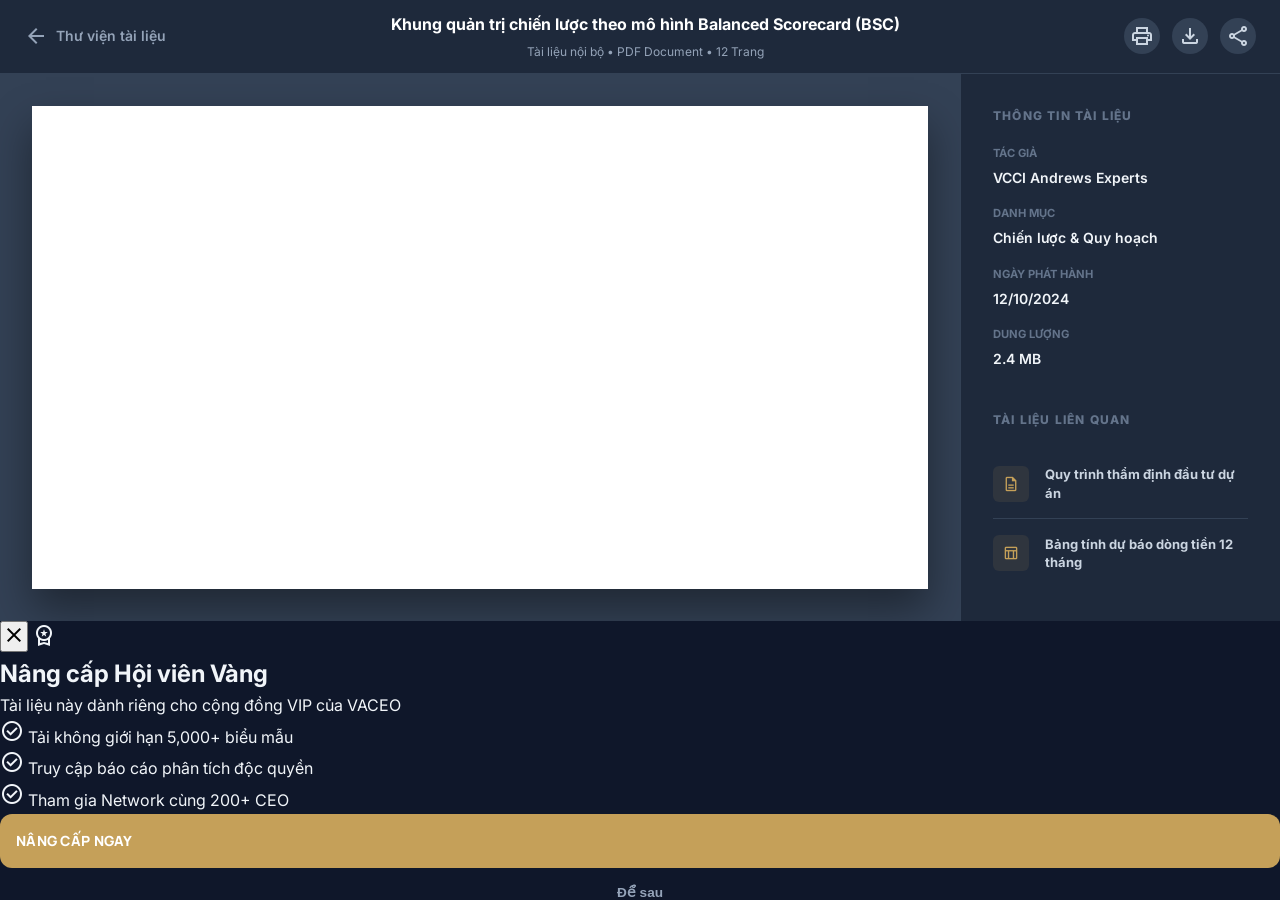
<file: pages/document_viewer.html>
<!DOCTYPE html>
<html lang="vi">
<head>
    <meta charset="UTF-8">
    <meta name="viewport" content="width=device-width, initial-scale=1.0">
    <title>Xem tài liệu | VACEO Knowledge Hub</title>
    <link rel="preconnect" href="https://fonts.googleapis.com">
    <link href="https://fonts.googleapis.com/css2?family=Manrope:wght@300;400;500;600;700;800&family=Inter:wght@400;500;600&display=swap" rel="stylesheet">
    <link rel="stylesheet" href="https://fonts.googleapis.com/css2?family=Material+Symbols+Outlined:opsz,wght,FILL,GRAD@20..48,100..700,0..1,-50..200" />
    <link rel="stylesheet" href="../css/style.css">
    <style>
        body { background-color: #0f172a; color: #f1f5f9; margin: 0; overflow: hidden; height: 100vh; display: flex; flex-direction: column; }
        
        /* Top Bar */
        .viewer-header { background: #1e293b; padding: 0.75rem 1.5rem; display: flex; justify-content: space-between; align-items: center; border-bottom: 1px solid #334155; }
        .back-btn { display: flex; align-items: center; gap: 0.5rem; color: #94a3b8; text-decoration: none; font-size: 0.875rem; font-weight: 600; transition: 0.3s; }
        .back-btn:hover { color: #fff; }
        
        .doc-title-area { text-align: center; flex: 1; }
        .doc-title-area h1 { font-size: 1rem; margin: 0; font-weight: 700; color: #fff; }
        .doc-title-area p { font-size: 0.75rem; margin: 0.25rem 0 0; color: #94a3b8; }
        
        .viewer-actions { display: flex; gap: 0.75rem; }
        .action-btn-circle { width: 36px; height: 36px; border-radius: 50%; background: #334155; display: flex; align-items: center; justify-content: center; color: #cbd5e1; border: none; cursor: pointer; transition: 0.3s; text-decoration: none; }
        .action-btn-circle:hover { background: var(--gold); color: #fff; }

        /* Main Viewer Area */
        .viewer-main { flex: 1; display: grid; grid-template-columns: 1fr 320px; overflow: hidden; }
        
        .pdf-container { background: #334155; padding: 2rem; overflow-y: auto; display: flex; justify-content: center; position: relative; }
        .pdf-embed { width: 100%; max-width: 900px; height: 100%; background: #fff; box-shadow: 0 20px 40px rgba(0,0,0,0.4); border: none; }
        
        /* Sidebar */
        .viewer-sidebar { background: #1e293b; border-left: 1px solid #334155; padding: 2rem; overflow-y: auto; }
        .sidebar-section { margin-bottom: 2.5rem; }
        .sidebar-section h4 { font-size: 0.75rem; font-weight: 800; color: #64748b; text-transform: uppercase; letter-spacing: 0.1em; margin-bottom: 1.25rem; }
        
        .meta-list { list-style: none; padding: 0; }
        .meta-row { margin-bottom: 1rem; font-size: 0.875rem; }
        .meta-label { color: #64748b; display: block; margin-bottom: 0.25rem; font-size: 0.7rem; font-weight: 700; }
        .meta-val { color: #f1f5f9; font-weight: 600; }
        
        .related-doc { display: flex; gap: 1rem; padding: 1rem 0; border-bottom: 1px solid #334155; text-decoration: none; align-items: center; }
        .related-doc:last-child { border-bottom: none; }
        .related-icon { width: 36px; height: 36px; border-radius: 6px; background: rgba(197,160,89,0.1); color: var(--gold); display: flex; align-items: center; justify-content: center; flex-shrink: 0; }
        .related-info h5 { margin: 0; font-size: 0.8125rem; color: #cbd5e1; line-height: 1.4; transition: 0.3s; }
        .related-doc:hover h5 { color: var(--gold); }
        
        .upgrade-card { background: linear-gradient(135deg, #0a1d37 0%, #1e3a5f 100%); border-radius: 12px; padding: 1.5rem; border: 1px solid #334155; text-align: center; }
        .upgrade-card h6 { font-size: 0.9rem; margin-bottom: 0.5rem; color: var(--gold); }
        .upgrade-card p { font-size: 0.75rem; color: #94a3b8; margin-bottom: 1rem; line-height: 1.5; }

        @media (max-width: 1100px) {
            .viewer-main { grid-template-columns: 1fr; }
            .viewer-sidebar { display: none; }
        }

        /* Fullscreen fallback */
        .no-pdf { padding: 4rem; text-align: center; color: #94a3b8; }
    </style>
</head>
<body>
    <header class="viewer-header">
        <a href="documents.html" class="back-btn">
            <span class="material-symbols-outlined">arrow_back</span>
            <span>Thư viện tài liệu</span>
        </a>
        <div class="doc-title-area">
            <h1>Khung quản trị chiến lược theo mô hình Balanced Scorecard (BSC)</h1>
            <p>Tài liệu nội bộ • PDF Document • 12 Trang</p>
        </div>
        <div class="viewer-actions">
            <button class="action-btn-circle" title="In tài liệu"><span class="material-symbols-outlined">print</span></button>
            <a href="#" class="action-btn-circle" title="Tải về" download><span class="material-symbols-outlined">download</span></a>
            <button class="action-btn-circle" title="Chia sẻ"><span class="material-symbols-outlined">share</span></button>
        </div>
    </header>

    <main class="viewer-main">
        <section class="pdf-container">
            <!-- PDF Viewer Embed -->
            <iframe src="https://www.w3.org/WAI/ER/tests/xhtml/testfiles/resources/pdf/dummy.pdf#toolbar=0" class="pdf-embed">
                <div class="no-pdf">
                    <p>Trình duyệt của bạn không hỗ trợ xem PDF trực tiếp. Vui lòng tải về để xem.</p>
                    <a href="#" class="btn-gold">Tải tài liệu</a>
                </div>
            </iframe>
        </section>

        <aside class="viewer-sidebar">
            <div class="sidebar-section">
                <h4>THÔNG TIN TÀI LIỆU</h4>
                <div class="meta-list">
                    <div class="meta-row">
                        <span class="meta-label">TÁC GIẢ</span>
                        <span class="meta-val">VCCI Andrews Experts</span>
                    </div>
                    <div class="meta-row">
                        <span class="meta-label">DANH MỤC</span>
                        <span class="meta-val">Chiến lược & Quy hoạch</span>
                    </div>
                    <div class="meta-row">
                        <span class="meta-label">NGÀY PHÁT HÀNH</span>
                        <span class="meta-val">12/10/2024</span>
                    </div>
                    <div class="meta-row">
                        <span class="meta-label">DUNG LƯỢNG</span>
                        <span class="meta-val">2.4 MB</span>
                    </div>
                </div>
            </div>

            <div class="sidebar-section">
                <h4>TÀI LIỆU LIÊN QUAN</h4>
                <a href="#" class="related-doc">
                    <div class="related-icon"><span class="material-symbols-outlined" style="font-size: 18px;">description</span></div>
                    <div class="related-info">
                        <h5>Quy trình thẩm định đầu tư dự án</h5>
                    </div>
                </a>
                <a href="#" class="related-doc">
                    <div class="related-icon"><span class="material-symbols-outlined" style="font-size: 18px;">table_chart</span></div>
                    <div class="related-info">
                        <h5>Bảng tính dự báo dòng tiền 12 tháng</h5>
                    </div>
                </a>
            </div>

            <div class="upgrade-card">
                <h6>Gói Hội viên Vàng</h6>
                <p>Nâng cấp để truy cập trọn bộ hơn 5000+ tài liệu độc quyền.</p>
                <a href="../index.html#join" class="btn-gold" style="padding: 0.5rem 1rem; font-size: 0.75rem;">Nâng cấp ngay</a>
            </div>
        </aside>
    </main>

    <!-- Premium Modal -->
    <div class="modal-overlay" id="premiumModal">
        <div class="premium-modal">
            <div class="modal-header">
                <button class="modal-close" onclick="closeModal()"><span class="material-symbols-outlined">close</span></button>
                <span class="material-symbols-outlined">workspace_premium</span>
                <h2>Nâng cấp Hội viên Vàng</h2>
                <p>Tài liệu này dành riêng cho cộng đồng VIP của VACEO</p>
            </div>
            <div class="modal-body">
                <div class="benefit-list">
                    <div class="benefit-item"><span class="material-symbols-outlined">check_circle</span> Tải không giới hạn 5,000+ biểu mẫu</div>
                    <div class="benefit-item"><span class="material-symbols-outlined">check_circle</span> Truy cập báo cáo phân tích độc quyền</div>
                    <div class="benefit-item"><span class="material-symbols-outlined">check_circle</span> Tham gia Network cùng 200+ CEO</div>
                </div>
                <div class="modal-footer" style="display: flex; flex-direction: column; gap: 1rem;">
                    <a href="../index.html#join" class="btn-gold" style="padding: 1rem; text-decoration: none; display: block; border-radius: 12px; font-weight: 800; color: #fff;">NÂNG CẤP NGAY</a>
                    <button onclick="closeModal()" style="background: none; border: none; color: #94a3b8; font-weight: 600; cursor: pointer; font-size: 0.85rem;">Để sau</button>
                </div>
            </div>
        </div>
    </div>

    <script>
        function openModal() {
            document.getElementById('premiumModal').classList.add('active');
        }
        function closeModal() {
            document.getElementById('premiumModal').classList.remove('active');
        }

        // Attach to all download buttons
        document.querySelectorAll('.action-btn-circle[title="Tải về"]').forEach(btn => {
            btn.addEventListener('click', (e) => {
                e.preventDefault();
                openModal();
            });
        });

        // Close on click outside
        document.getElementById('premiumModal').addEventListener('click', (e) => {
            if (e.target === document.getElementById('premiumModal')) closeModal();
        });
    </script>
</body>
</html>
</file>
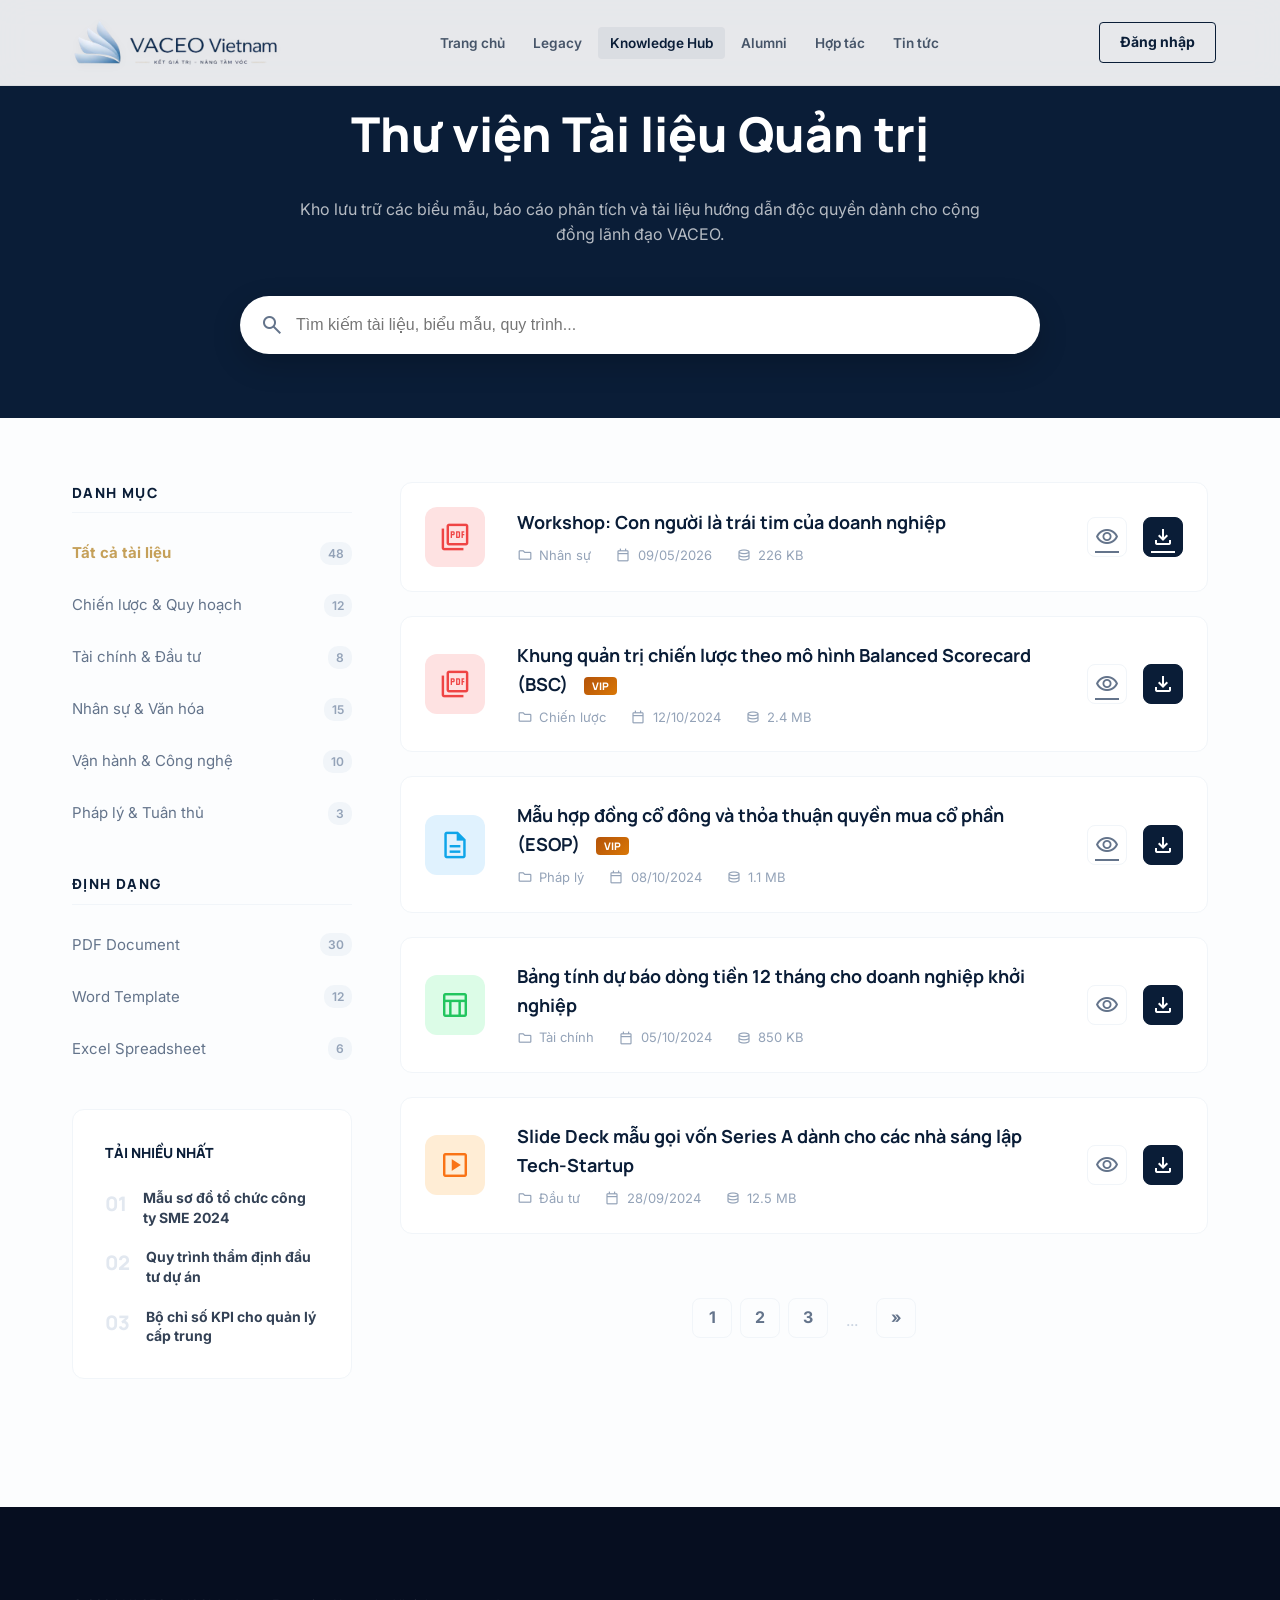
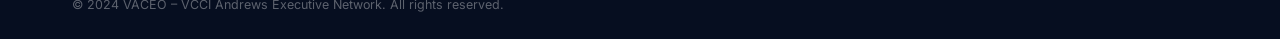
<file: pages/documents.html>
<!DOCTYPE html>
<html lang="vi">
<head>
    <meta charset="UTF-8">
    <meta name="viewport" content="width=device-width, initial-scale=1.0">
    <title>Thư viện Tài liệu | KẾT GIÁ TRỊ - NÂNG TẦM VÓC</title>
    <link rel="preconnect" href="https://fonts.googleapis.com">
    <link href="https://fonts.googleapis.com/css2?family=Manrope:wght@300;400;500;600;700;800&family=Inter:wght@400;500;600&display=swap" rel="stylesheet">
    <link rel="stylesheet" href="https://fonts.googleapis.com/css2?family=Material+Symbols+Outlined:opsz,wght,FILL,GRAD@20..48,100..700,0..1,-50..200" />
    <link rel="stylesheet" href="../css/style.css">
    <style>
        body { background-color: #fcfdfe; color: #1e293b; }

        /* Material Symbols Fix */
        .material-symbols-outlined {
            font-family: 'Material Symbols Outlined';
            font-weight: normal;
            font-style: normal;
            font-size: 24px;
            line-height: 1;
            letter-spacing: normal;
            text-transform: none;
            display: inline-block;
            white-space: nowrap;
            word-wrap: normal;
            direction: ltr;
            -webkit-font-feature-settings: 'liga';
            -webkit-font-smoothing: antialiased;
        }
        
        .doc-hero { background: var(--navy); padding: 6rem 0 4rem; text-align: center; color: #fff; }
        .doc-hero h1 { font-family: 'Manrope', sans-serif; font-size: 3rem; font-weight: 800; margin-bottom: 1.5rem; }
        .doc-hero p { color: rgba(255,255,255,0.7); max-width: 700px; margin: 0 auto 3rem; line-height: 1.6; }
        
        .search-container { max-width: 800px; margin: 0 auto; position: relative; }
        .search-container input { width: 100%; padding: 1.25rem 1.5rem 1.25rem 3.5rem; border-radius: 50px; border: none; font-size: 1rem; color: #1e293b; box-shadow: 0 10px 30px rgba(0,0,0,0.2); outline: none; }
        .search-container .material-symbols-outlined { position: absolute; left: 1.25rem; top: 50%; transform: translateY(-50%); color: #64748b; font-size: 24px; }

        .doc-main { padding: 4rem 0 8rem; }
        .doc-layout { display: grid; grid-template-columns: 280px 1fr; gap: 3rem; }
        
        /* Filters */
        .filter-section { margin-bottom: 2.5rem; }
        .filter-section h4 { font-family: 'Manrope', sans-serif; font-size: 0.875rem; font-weight: 800; color: var(--navy); text-transform: uppercase; letter-spacing: 0.1em; margin-bottom: 1.25rem; border-bottom: 1px solid #f1f5f9; padding-bottom: 0.5rem; }
        .filter-list { list-style: none; padding: 0; }
        .filter-item { margin-bottom: 0.75rem; }
        .filter-link { display: flex; justify-content: space-between; align-items: center; text-decoration: none; color: #64748b; font-size: 0.9375rem; transition: 0.3s; padding: 0.5rem 0; }
        .filter-link:hover, .filter-link.active { color: var(--gold); font-weight: 700; }
        .doc-count { font-size: 0.75rem; background: #f1f5f9; color: #94a3b8; padding: 2px 8px; border-radius: 10px; font-weight: 600; }
        
        /* Document Grid */
        .doc-grid { display: grid; grid-template-columns: 1fr; gap: 1.5rem; }
        .doc-card { background: #fff; border-radius: 12px; padding: 1.5rem; border: 1px solid #f1f5f9; display: flex; align-items: center; gap: 2rem; transition: 0.3s; }
        .doc-card:hover { transform: translateY(-3px); box-shadow: 0 10px 25px rgba(10,29,55,0.05); border-color: var(--gold); }
        
        .doc-icon { width: 60px; height: 60px; border-radius: 12px; display: flex; align-items: center; justify-content: center; flex-shrink: 0; overflow: hidden; }
        .icon-pdf { background: #fee2e2; color: #ef4444; }
        .icon-doc { background: #e0f2fe; color: #0ea5e9; }
        .icon-xls { background: #dcfce7; color: #22c55e; }
        .icon-ppt { background: #ffedd5; color: #f97316; }
        
        .doc-info { flex: 1; }
        .doc-title { font-family: 'Manrope', sans-serif; font-size: 1.125rem; font-weight: 700; color: var(--navy); margin-bottom: 0.5rem; display: block; text-decoration: none; }
        .doc-title:hover { color: var(--gold); }
        .doc-meta { display: flex; gap: 1.5rem; font-size: 0.8125rem; color: #94a3b8; }
        .doc-meta span { display: flex; align-items: center; gap: 0.4rem; }
        
        .doc-actions { display: flex; gap: 1rem; }
        .btn-icon-sm { width: 40px; height: 40px; border-radius: 8px; border: 1px solid #f1f5f9; display: flex; align-items: center; justify-content: center; color: #64748b; transition: 0.3s; cursor: pointer; background: #fff; }
        .btn-icon-sm:hover { border-color: var(--gold); color: var(--gold); background: #fdfaf4; }
        .btn-download { background: var(--navy); color: #fff; border-color: var(--navy); }
        .btn-download:hover { background: var(--gold); border-color: var(--gold); color: #fff; }

        /* Trending Section */
        .trending-card { background: #fff; border-radius: 12px; padding: 2rem; border: 1px solid #f1f5f9; margin-top: 2rem; }
        .trending-item { display: flex; gap: 1rem; margin-bottom: 1.25rem; }
        .trending-item:last-child { margin-bottom: 0; }
        .trend-rank { font-size: 1.25rem; font-weight: 800; color: #e2e8f0; font-family: 'Manrope', sans-serif; }
        .trend-title { font-size: 0.875rem; font-weight: 700; color: #334155; text-decoration: none; line-height: 1.4; }
        .trend-title:hover { color: var(--gold); }

        @media (max-width: 1000px) {
            .doc-layout { grid-template-columns: 1fr; }
            .sidebar { order: 2; }
        }

        /* VIP Badge */
        .vip-badge { background: linear-gradient(135deg, #b45309, #d97706); color: #fff; font-size: 0.65rem; font-weight: 800; padding: 2px 8px; border-radius: 4px; margin-left: 0.75rem; vertical-align: middle; }

        /* Premium Modal */
        .modal-overlay { position: fixed; top: 0; left: 0; width: 100%; height: 100%; background: rgba(15, 23, 42, 0.9); backdrop-filter: blur(8px); display: none; align-items: center; justify-content: center; z-index: 2000; opacity: 0; transition: 0.4s; }
        .modal-overlay.active { display: flex; opacity: 1; }
        .premium-modal { background: #fff; width: 90%; max-width: 500px; border-radius: 24px; overflow: hidden; position: relative; transform: translateY(20px); transition: 0.4s; box-shadow: 0 25px 50px -12px rgba(0, 0, 0, 0.5); }
        .modal-overlay.active .premium-modal { transform: translateY(0); }
        
        .modal-header { background: var(--navy); padding: 3rem 2rem; text-align: center; color: #fff; position: relative; }
        .modal-close { position: absolute; top: 1.5rem; right: 1.5rem; color: rgba(255,255,255,0.5); cursor: pointer; border: none; background: none; }
        .modal-header .material-symbols-outlined { font-size: 4rem; color: var(--gold); margin-bottom: 1.5rem; }
        .modal-header h2 { font-family: 'Manrope', sans-serif; font-size: 1.5rem; font-weight: 800; margin-bottom: 0.5rem; }
        
        .modal-body { padding: 2.5rem 2rem; text-align: center; }
        .modal-body p { color: #64748b; line-height: 1.6; margin-bottom: 2rem; }
        .benefit-list { text-align: left; margin-bottom: 2.5rem; display: inline-block; }
        .benefit-item { display: flex; align-items: center; gap: 0.75rem; margin-bottom: 0.75rem; font-size: 0.9rem; color: #334155; font-weight: 600; }
        .benefit-item .material-symbols-outlined { color: #22c55e; font-size: 1.25rem; }
        
        .modal-footer { display: flex; flex-direction: column; gap: 1rem; }
    </style>
</head>
<body>
    <nav id="navbar">
        <div class="nav-inner">
            <a href="../index.html" class="logo">
                <img src="../assets/img/logo.png" alt="VACEO Vietnam" class="logo-img">
            </a>
            <ul class="nav-links">
                <li><a href="../index.html" class="nav-link">Trang chủ</a></li>
                <li><a href="legacy.html" class="nav-link">Legacy</a></li>
                <li><a href="knowledge.html" class="nav-link active">Knowledge Hub</a></li>
                <li><a href="alumni.html" class="nav-link">Alumni</a></li>
                <li><a href="cooperation.html" class="nav-link">Hợp tác</a></li>
                <li><a href="news.html" class="nav-link">Tin tức</a></li>
            </ul>
            <div class="nav-actions">
                <a href="#" class="btn-outline-nav">Đăng nhập</a>
            </div>
            <button class="mobile-toggle" id="mobileToggle"><span></span><span></span><span></span></button>
        </div>
    </nav>

    <header class="doc-hero">
        <div class="container">
            <h1>Thư viện Tài liệu Quản trị</h1>
            <p>Kho lưu trữ các biểu mẫu, báo cáo phân tích và tài liệu hướng dẫn độc quyền dành cho cộng đồng lãnh đạo VACEO.</p>
            <div class="search-container">
                <span class="material-symbols-outlined">search</span>
                <input type="text" placeholder="Tìm kiếm tài liệu, biểu mẫu, quy trình...">
            </div>
        </div>
    </header>

    <main class="doc-main">
        <div class="container">
            <div class="doc-layout">
                <aside class="sidebar">
                    <div class="filter-section">
                        <h4>DANH MỤC</h4>
                        <ul class="filter-list">
                            <li class="filter-item"><a href="#" class="filter-link active">Tất cả tài liệu <span class="doc-count">48</span></a></li>
                            <li class="filter-item"><a href="#" class="filter-link">Chiến lược & Quy hoạch <span class="doc-count">12</span></a></li>
                            <li class="filter-item"><a href="#" class="filter-link">Tài chính & Đầu tư <span class="doc-count">8</span></a></li>
                            <li class="filter-item"><a href="#" class="filter-link">Nhân sự & Văn hóa <span class="doc-count">15</span></a></li>
                            <li class="filter-item"><a href="#" class="filter-link">Vận hành & Công nghệ <span class="doc-count">10</span></a></li>
                            <li class="filter-item"><a href="#" class="filter-link">Pháp lý & Tuân thủ <span class="doc-count">3</span></a></li>
                        </ul>
                    </div>

                    <div class="filter-section">
                        <h4>ĐỊNH DẠNG</h4>
                        <ul class="filter-list">
                            <li class="filter-item"><a href="#" class="filter-link">PDF Document <span class="doc-count">30</span></a></li>
                            <li class="filter-item"><a href="#" class="filter-link">Word Template <span class="doc-count">12</span></a></li>
                            <li class="filter-item"><a href="#" class="filter-link">Excel Spreadsheet <span class="doc-count">6</span></a></li>
                        </ul>
                    </div>

                    <div class="trending-card">
                        <h4 style="font-family: 'Manrope', sans-serif; font-size: 0.875rem; font-weight: 800; color: var(--navy); margin-bottom: 1.5rem;">TẢI NHIỀU NHẤT</h4>
                        <div class="trending-item">
                            <span class="trend-rank">01</span>
                            <a href="#" class="trend-title">Mẫu sơ đồ tổ chức công ty SME 2024</a>
                        </div>
                        <div class="trending-item">
                            <span class="trend-rank">02</span>
                            <a href="#" class="trend-title">Quy trình thẩm định đầu tư dự án</a>
                        </div>
                        <div class="trending-item">
                            <span class="trend-rank">03</span>
                            <a href="#" class="trend-title">Bộ chỉ số KPI cho quản lý cấp trung</a>
                        </div>
                    </div>
                </aside>

                <div class="doc-content">
                    <div class="doc-grid">
                        <!-- Doc 1 (Real Content - Workshop) -->
                        <div class="doc-card">
                            <div class="doc-icon icon-pdf">
                                <span class="material-symbols-outlined" style="font-size: 32px;">picture_as_pdf</span>
                            </div>
                            <div class="doc-info">
                                <a href="viewer_heart_human.html" class="doc-title">Workshop: Con người là trái tim của doanh nghiệp</a>
                                <div class="doc-meta">
                                    <span><span class="material-symbols-outlined" style="font-size: 16px;">folder</span> Nhân sự</span>
                                    <span><span class="material-symbols-outlined" style="font-size: 16px;">calendar_today</span> 09/05/2026</span>
                                    <span><span class="material-symbols-outlined" style="font-size: 16px;">database</span> 226 KB</span>
                                </div>
                            </div>
                            <div class="doc-actions">
                                <a href="viewer_heart_human.html" class="btn-icon-sm" title="Xem trước"><span class="material-symbols-outlined">visibility</span></a>
                                <a href="../assets/docs/workshop_con_nguoi_la_trai_tim.pdf" class="btn-icon-sm btn-download" title="Tải về" download><span class="material-symbols-outlined">download</span></a>
                            </div>
                        </div>

                        <!-- Doc 2 -->
                        <div class="doc-card">
                            <div class="doc-icon icon-pdf">
                                <span class="material-symbols-outlined" style="font-size: 32px;">picture_as_pdf</span>
                            </div>
                            <div class="doc-info">
                                <a href="document_viewer.html" class="doc-title">Khung quản trị chiến lược theo mô hình Balanced Scorecard (BSC) <span class="vip-badge">VIP</span></a>
                                <div class="doc-meta">
                                    <span><span class="material-symbols-outlined" style="font-size: 16px;">folder</span> Chiến lược</span>
                                    <span><span class="material-symbols-outlined" style="font-size: 16px;">calendar_today</span> 12/10/2024</span>
                                    <span><span class="material-symbols-outlined" style="font-size: 16px;">database</span> 2.4 MB</span>
                                </div>
                            </div>
                            <div class="doc-actions">
                                <a href="document_viewer.html" class="btn-icon-sm" title="Xem trước"><span class="material-symbols-outlined">visibility</span></a>
                                <button class="btn-icon-sm btn-download" title="Tải về"><span class="material-symbols-outlined">download</span></button>
                            </div>
                        </div>

                        <!-- Doc 3 -->
                        <div class="doc-card">
                            <div class="doc-icon icon-doc">
                                <span class="material-symbols-outlined" style="font-size: 32px;">description</span>
                            </div>
                            <div class="doc-info">
                                <a href="document_viewer.html" class="doc-title">Mẫu hợp đồng cổ đông và thỏa thuận quyền mua cổ phần (ESOP) <span class="vip-badge">VIP</span></a>
                                <div class="doc-meta">
                                    <span><span class="material-symbols-outlined" style="font-size: 16px;">folder</span> Pháp lý</span>
                                    <span><span class="material-symbols-outlined" style="font-size: 16px;">calendar_today</span> 08/10/2024</span>
                                    <span><span class="material-symbols-outlined" style="font-size: 16px;">database</span> 1.1 MB</span>
                                </div>
                            </div>
                            <div class="doc-actions">
                                <a href="document_viewer.html" class="btn-icon-sm" title="Xem trước"><span class="material-symbols-outlined">visibility</span></a>
                                <button class="btn-icon-sm btn-download" title="Tải về"><span class="material-symbols-outlined">download</span></button>
                            </div>
                        </div>

                        <!-- Doc 4 -->
                        <div class="doc-card">
                            <div class="doc-icon icon-xls">
                                <span class="material-symbols-outlined" style="font-size: 32px;">table_chart</span>
                            </div>
                            <div class="doc-info">
                                <a href="#" class="doc-title">Bảng tính dự báo dòng tiền 12 tháng cho doanh nghiệp khởi nghiệp</a>
                                <div class="doc-meta">
                                    <span><span class="material-symbols-outlined" style="font-size: 16px;">folder</span> Tài chính</span>
                                    <span><span class="material-symbols-outlined" style="font-size: 16px;">calendar_today</span> 05/10/2024</span>
                                    <span><span class="material-symbols-outlined" style="font-size: 16px;">database</span> 850 KB</span>
                                </div>
                            </div>
                            <div class="doc-actions">
                                <button class="btn-icon-sm" title="Xem trước"><span class="material-symbols-outlined">visibility</span></button>
                                <button class="btn-icon-sm btn-download" title="Tải về"><span class="material-symbols-outlined">download</span></button>
                            </div>
                        </div>

                        <!-- Doc 5 -->
                        <div class="doc-card">
                            <div class="doc-icon icon-ppt">
                                <span class="material-symbols-outlined" style="font-size: 32px;">slideshow</span>
                            </div>
                            <div class="doc-info">
                                <a href="#" class="doc-title">Slide Deck mẫu gọi vốn Series A dành cho các nhà sáng lập Tech-Startup</a>
                                <div class="doc-meta">
                                    <span><span class="material-symbols-outlined" style="font-size: 16px;">folder</span> Đầu tư</span>
                                    <span><span class="material-symbols-outlined" style="font-size: 16px;">calendar_today</span> 28/09/2024</span>
                                    <span><span class="material-symbols-outlined" style="font-size: 16px;">database</span> 12.5 MB</span>
                                </div>
                            </div>
                            <div class="doc-actions">
                                <button class="btn-icon-sm" title="Xem trước"><span class="material-symbols-outlined">visibility</span></button>
                                <button class="btn-icon-sm btn-download" title="Tải về"><span class="material-symbols-outlined">download</span></button>
                            </div>
                        </div>
                    </div>

                    <!-- Pagination -->
                    <div class="pagination" style="display: flex; justify-content: center; margin-top: 4rem; gap: 0.5rem;">
                        <a href="#" class="pg-btn" style="width: 40px; height: 40px; border: 1px solid #f1f5f9; display: flex; align-items: center; justify-content: center; border-radius: 8px; text-decoration: none; color: #64748b; font-weight: 700;">1</a>
                        <a href="#" class="pg-btn" style="width: 40px; height: 40px; border: 1px solid #f1f5f9; display: flex; align-items: center; justify-content: center; border-radius: 8px; text-decoration: none; color: #64748b; font-weight: 700;">2</a>
                        <a href="#" class="pg-btn" style="width: 40px; height: 40px; border: 1px solid #f1f5f9; display: flex; align-items: center; justify-content: center; border-radius: 8px; text-decoration: none; color: #64748b; font-weight: 700;">3</a>
                        <span style="padding: 10px; color: #cbd5e1;">...</span>
                        <a href="#" class="pg-btn" style="width: 40px; height: 40px; border: 1px solid #f1f5f9; display: flex; align-items: center; justify-content: center; border-radius: 8px; text-decoration: none; color: #64748b; font-weight: 700;">»</a>
                    </div>
                </div>
            </div>
        </div>
    </main>

    <footer class="footer">
        <div class="container">
            <div class="footer-bottom">
                <p>© 2024 VACEO – VCCI Andrews Executive Network. All rights reserved.</p>
            </div>
        </div>
    </footer>

    <!-- Premium Modal -->
    <div class="modal-overlay" id="premiumModal">
        <div class="premium-modal">
            <div class="modal-header">
                <button class="modal-close" onclick="closeModal()"><span class="material-symbols-outlined">close</span></button>
                <span class="material-symbols-outlined">workspace_premium</span>
                <h2>Nâng cấp Hội viên Vàng</h2>
                <p>Tài liệu này dành riêng cho cộng đồng VIP của VACEO</p>
            </div>
            <div class="modal-body">
                <div class="benefit-list">
                    <div class="benefit-item"><span class="material-symbols-outlined">check_circle</span> Tải không giới hạn 5,000+ biểu mẫu</div>
                    <div class="benefit-item"><span class="material-symbols-outlined">check_circle</span> Truy cập báo cáo phân tích độc quyền</div>
                    <div class="benefit-item"><span class="material-symbols-outlined">check_circle</span> Tham gia Network cùng 200+ CEO</div>
                </div>
                <div class="modal-footer">
                    <a href="../index.html#join" class="btn-gold" style="padding: 1rem; text-decoration: none; display: block; border-radius: 12px; font-weight: 800;">NÂNG CẤP NGAY</a>
                    <button onclick="closeModal()" style="background: none; border: none; color: #94a3b8; font-weight: 600; cursor: pointer; font-size: 0.85rem;">Để sau</button>
                </div>
            </div>
        </div>
    </div>

    <script src="../js/main.js"></script>
    <script>
        function openModal() {
            document.getElementById('premiumModal').classList.add('active');
            document.body.style.overflow = 'hidden';
        }
        function closeModal() {
            document.getElementById('premiumModal').classList.remove('active');
            document.body.style.overflow = 'auto';
        }

        // Attach to all download buttons
        document.querySelectorAll('.btn-download').forEach(btn => {
            btn.addEventListener('click', (e) => {
                e.preventDefault();
                openModal();
            });
        });

        // Close on click outside
        document.getElementById('premiumModal').addEventListener('click', (e) => {
            if (e.target === document.getElementById('premiumModal')) closeModal();
        });
    </script>
</body>
</html>
</file>
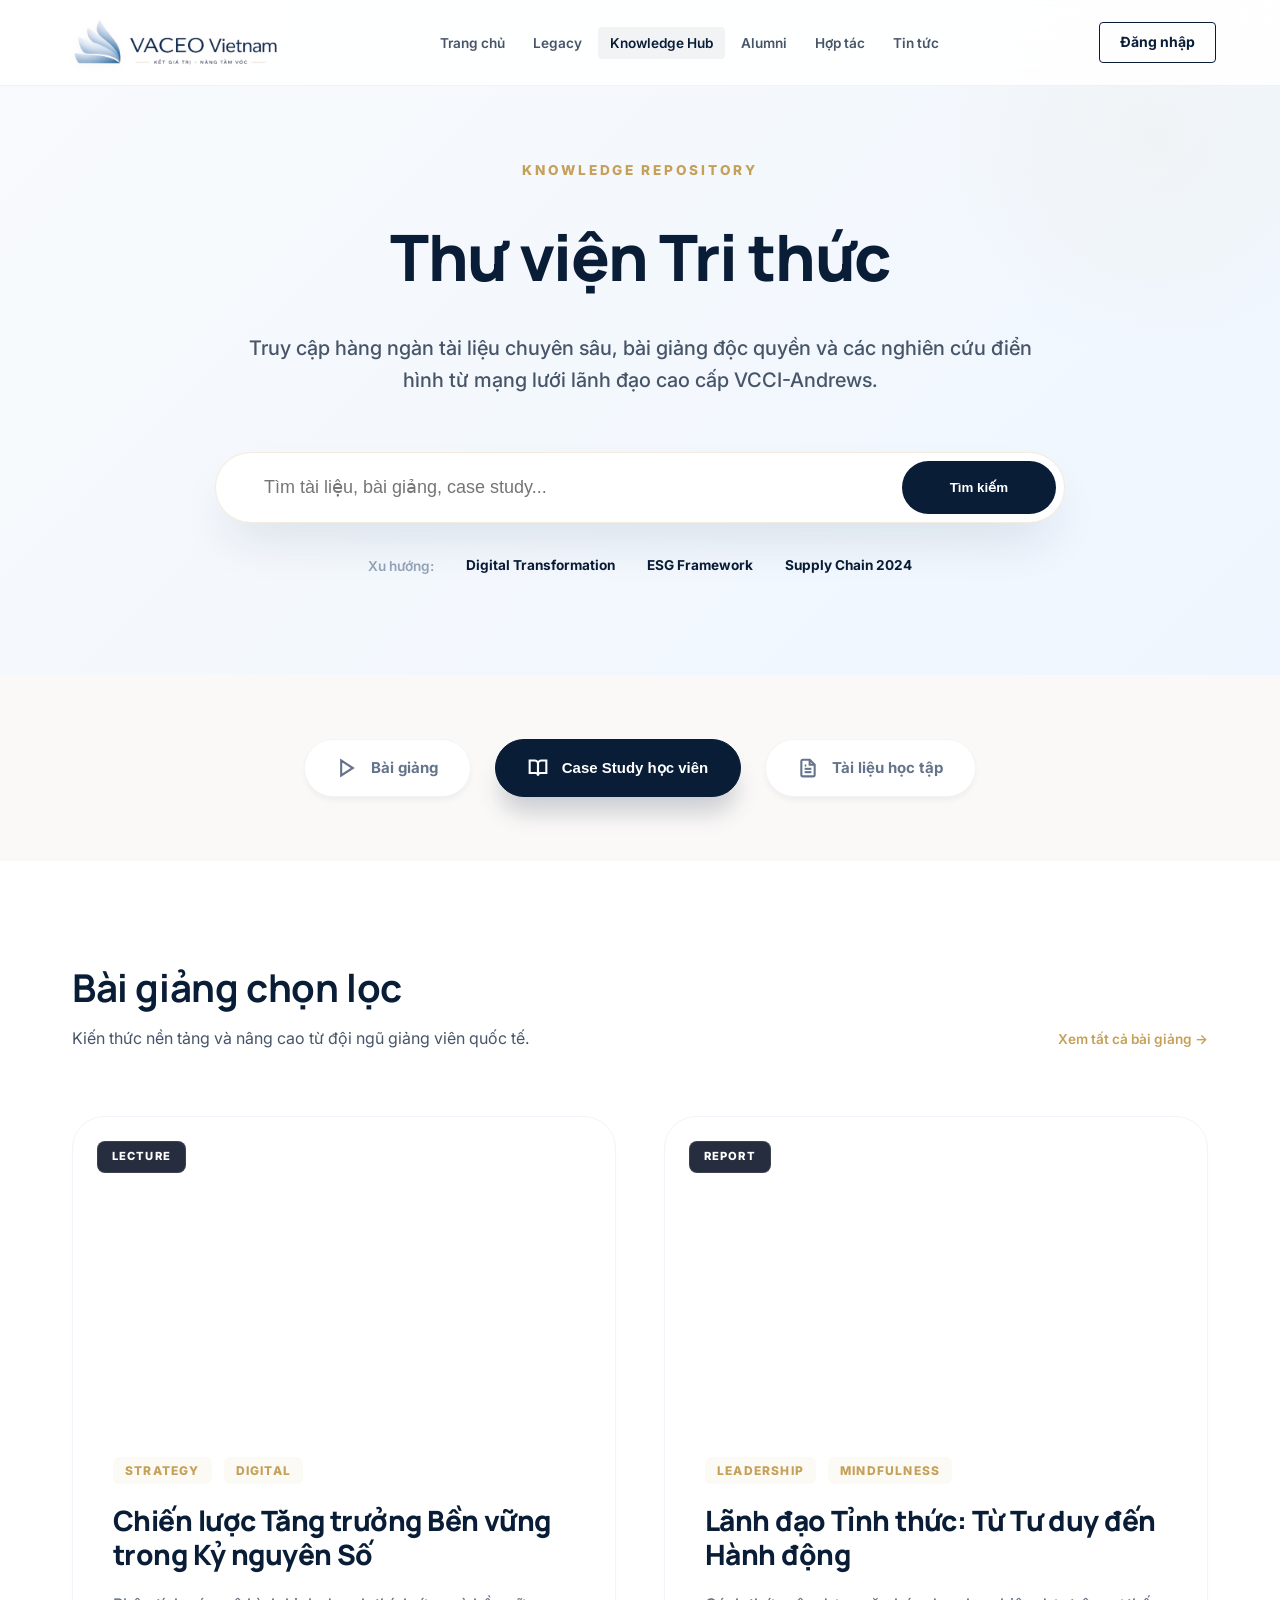
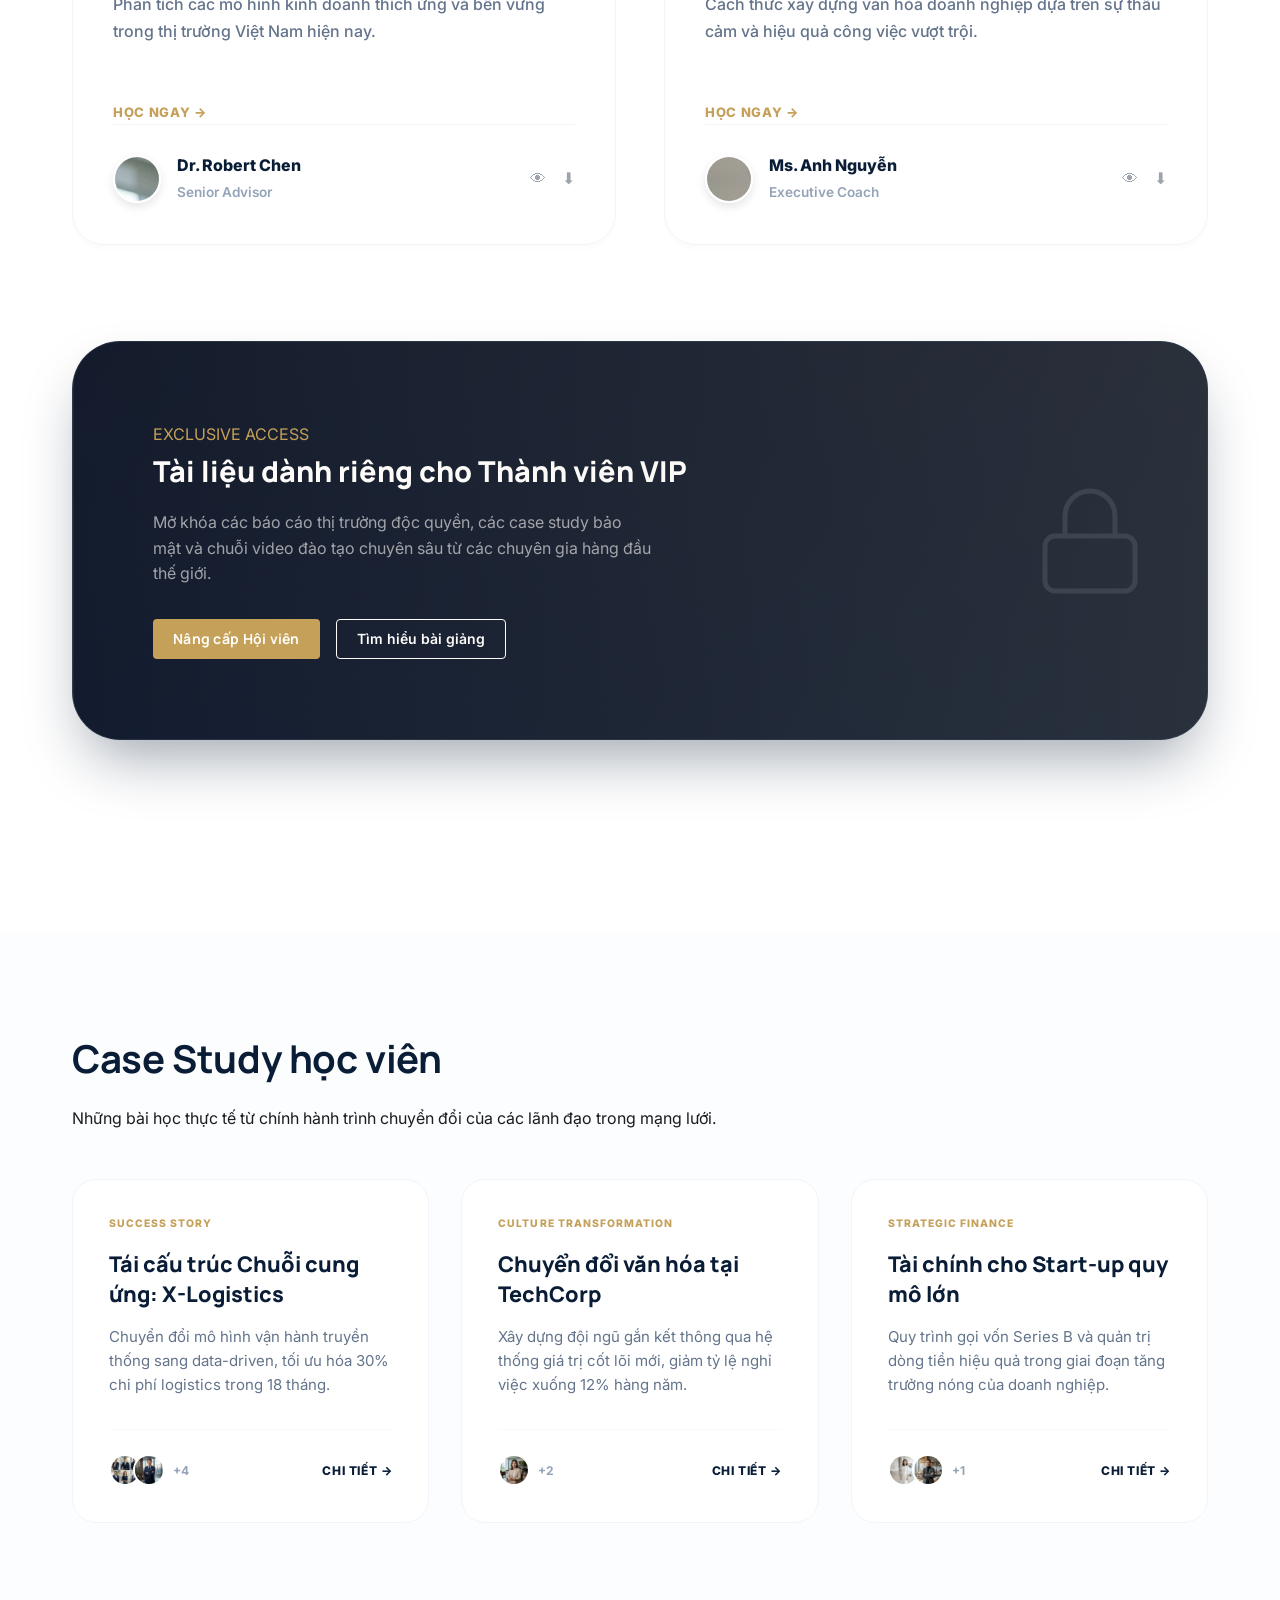
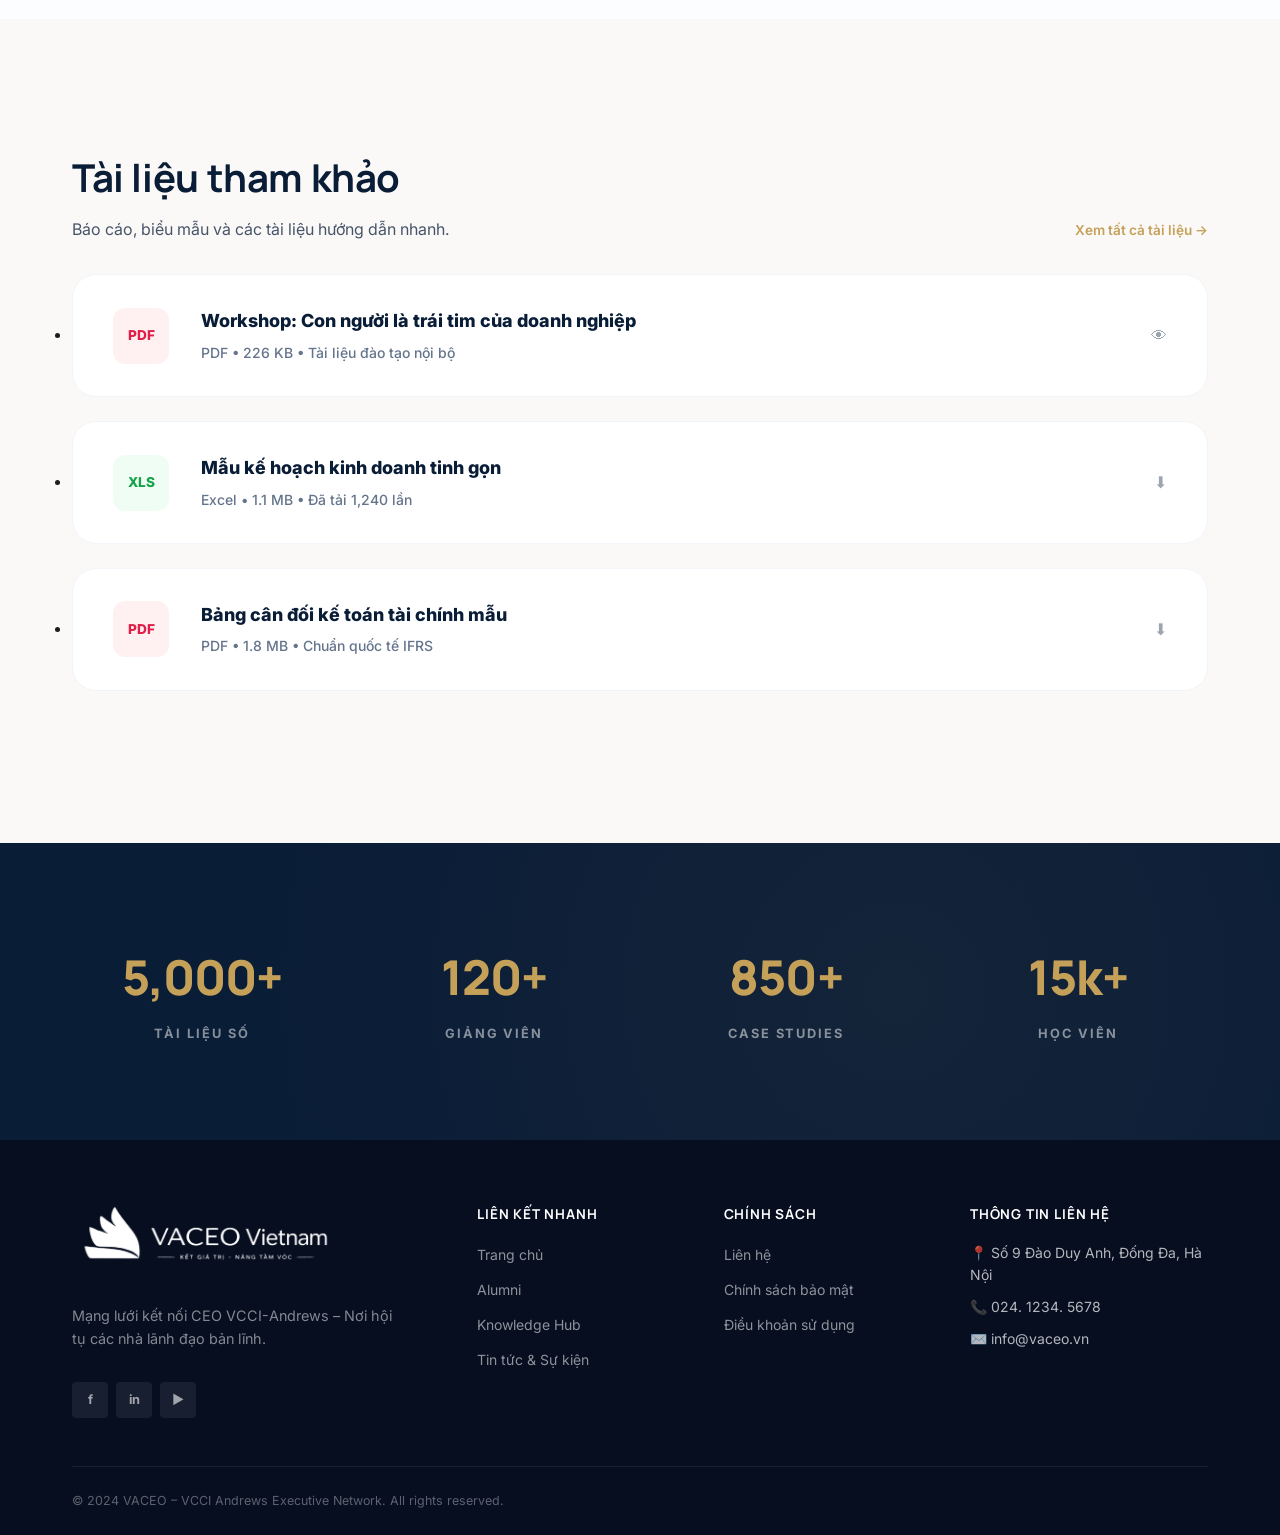
<file: pages/knowledge.html>
<!DOCTYPE html>
<html lang="vi">
<head>
  <meta charset="UTF-8" />
  <meta name="viewport" content="width=device-width, initial-scale=1.0" />
  <title>Knowledge Hub | KẾT GIÁ TRỊ - NÂNG TẦM VÓC</title>
  <meta name="description" content="Kho tàng tri thức quản trị, bài giảng video và tài liệu độc quyền dành cho CEO." />
  <link rel="preconnect" href="https://fonts.googleapis.com" />
  <link href="https://fonts.googleapis.com/css2?family=Manrope:wght@300;400;500;600;700;800&family=Inter:wght@400;500;600&display=swap" rel="stylesheet" />
  <link rel="stylesheet" href="../css/style.css" />
  <style>
    /* Knowledge Hub Specific Styles - Premium Overhaul */
    .page-hero-light {
      background: linear-gradient(135deg, #f8fafc 0%, #eff6ff 100%);
      padding: 10rem 0 6rem;
      text-align: center;
      position: relative;
      overflow: hidden;
    }
    .page-hero-light::before {
      content: '';
      position: absolute;
      top: -10%;
      right: -10%;
      width: 40%;
      height: 60%;
      background: radial-gradient(circle, rgba(197,160,89,0.05) 0%, transparent 70%);
      z-index: 0;
    }
    .page-hero-light .container { position: relative; z-index: 1; }
    .page-hero-light .section-label-gold { font-size: 0.85rem; font-weight: 800; color: var(--gold); text-transform: uppercase; letter-spacing: 0.2em; margin-bottom: 1.5rem; display: block; }
    .page-hero-light h1 { font-family: 'Manrope', sans-serif; font-size: 4rem; font-weight: 800; color: var(--navy); margin-bottom: 1.5rem; letter-spacing: -0.02em; }
    .page-hero-light p { color: #475569; font-size: 1.25rem; max-width: 800px; margin: 0 auto 3.5rem; line-height: 1.6; font-weight: 500; }

    /* Premium Search Bar */
    .search-wrapper {
      max-width: 850px;
      margin: 0 auto;
      position: relative;
      display: flex;
      background: #fff;
      padding: 0.5rem;
      box-shadow: 0 25px 50px -12px rgba(10, 29, 55, 0.12);
      border-radius: 100px;
      border: 1px solid rgba(197,160,89,0.2);
    }
    .search-wrapper input {
      flex: 1;
      padding: 1rem 2.5rem;
      border: none;
      outline: none;
      font-size: 1.125rem;
      color: var(--navy);
      background: transparent;
    }
    .search-wrapper button {
      padding: 0 3rem;
      background: var(--navy);
      color: #fff;
      border: none;
      font-weight: 700;
      border-radius: 100px;
      cursor: pointer;
      transition: all 0.3s;
      display: flex;
      align-items: center;
      gap: 0.5rem;
    }
    .search-wrapper button:hover { background: var(--gold); transform: scale(1.02); }
    .search-tags { margin-top: 2rem; display: flex; justify-content: center; gap: 2rem; align-items: center; }
    .search-tags span { font-size: 0.85rem; color: #94a3b8; font-weight: 600; }
    .search-tags a { font-size: 0.85rem; color: var(--navy); text-decoration: none; font-weight: 700; border-bottom: 2px solid transparent; transition: 0.3s; }
    .search-tags a:hover { color: var(--gold); border-bottom-color: var(--gold); }hover { color: var(--gold); }

    /* Filter Tabs Redesign */
    .filter-tabs { display: flex; justify-content: center; gap: 1.5rem; margin: 4rem 0; }
    .filter-tab {
      display: flex;
      align-items: center;
      gap: 0.875rem;
      padding: 1rem 2rem;
      background: #fff;
      border: 1px solid #f1f5f9;
      border-radius: 50px;
      font-size: 0.9375rem;
      font-weight: 700;
      color: #64748b;
      cursor: pointer;
      transition: all 0.4s cubic-bezier(0.165, 0.84, 0.44, 1);
      text-decoration: none;
      box-shadow: 0 4px 6px -1px rgba(0, 0, 0, 0.05);
    }
    .filter-tab:hover { 
      transform: translateY(-2px); 
      box-shadow: 0 10px 15px -3px rgba(0, 0, 0, 0.1);
      color: var(--navy);
      border-color: var(--gold);
    }
    .filter-tab.active { 
      background: var(--navy); 
      color: #fff; 
      border-color: var(--navy); 
      box-shadow: 0 20px 25px -5px rgba(10, 29, 55, 0.2); 
    }
    .filter-tab svg { width: 20px; height: 20px; stroke: currentColor; fill: none; stroke-width: 2.5; }

    /* Clickable Lecture Cards */
    .lecture-card-link { text-decoration: none; display: block; height: 100%; }
    .btn-learn-more { display: inline-flex; align-items: center; gap: 0.5rem; color: var(--gold); font-weight: 800; font-size: 0.8125rem; text-transform: uppercase; letter-spacing: 0.05em; transition: 0.3s; margin-top: 1rem; }
    .lecture-card:hover .btn-learn-more { gap: 0.75rem; }

    /* Lecture Cards Premium */
    .lectures { padding: 6rem 0; background: #fff; }
    .lecture-grid { display: grid; grid-template-columns: repeat(auto-fit, minmax(400px, 1fr)); gap: 3rem; margin-top: 4rem; }
    .lecture-card { 
      background: #fff; 
      border-radius: 2rem; 
      overflow: hidden; 
      border: 1px solid #f1f5f9; 
      transition: all 0.5s cubic-bezier(0.165, 0.84, 0.44, 1);
      box-shadow: 0 4px 6px -1px rgba(0, 0, 0, 0.02);
    }
    .lecture-card:hover { 
      transform: translateY(-12px); 
      box-shadow: 0 30px 60px -12px rgba(10, 29, 55, 0.1);
      border-color: rgba(197,160,89,0.3);
    }
    .lecture-img { height: 300px; background-size: cover; background-position: center; position: relative; }
    .lecture-badge { position: absolute; top: 1.5rem; left: 1.5rem; background: rgba(15, 23, 42, 0.9); backdrop-filter: blur(10px); color: #fff; font-size: 0.7rem; font-weight: 800; padding: 6px 14px; border-radius: 8px; text-transform: uppercase; letter-spacing: 0.1em; border: 1px solid rgba(255,255,255,0.1); }
    .lecture-content { padding: 2.5rem; }
    .lecture-tags { display: flex; gap: 0.75rem; margin-bottom: 1.25rem; }
    .lecture-tag { font-size: 0.75rem; font-weight: 800; color: var(--gold); text-transform: uppercase; letter-spacing: 0.1em; background: rgba(197,160,89,0.06); padding: 4px 12px; border-radius: 6px; }
    .lecture-content h3 { font-family: 'Manrope', sans-serif; font-size: 1.75rem; font-weight: 800; color: var(--navy); margin-bottom: 1.25rem; line-height: 1.2; letter-spacing: -0.02em; }
    .lecture-content p { font-size: 1rem; color: #64748b; line-height: 1.7; margin-bottom: 2.5rem; font-weight: 500; }
    .lecture-footer { display: flex; justify-content: space-between; align-items: center; border-top: 1px solid #f1f5f9; padding-top: 1.75rem; }
    .lecture-author { display: flex; align-items: center; gap: 1rem; }
    .author-av { width: 48px; height: 48px; border-radius: 50%; overflow: hidden; border: 2px solid #fff; box-shadow: 0 4px 10px rgba(0,0,0,0.1); }
    .author-info strong { display: block; font-size: 1rem; color: var(--navy); font-weight: 800; }
    .author-info span { font-size: 0.85rem; color: #94a3b8; font-weight: 600; }
    .lecture-actions { display: flex; gap: 1rem; }
    .action-icon { color: var(--navy); opacity: 0.4; transition: var(--transition); cursor: pointer; }
    .action-icon:hover { opacity: 1; color: var(--gold); }

    /* Exclusive Banner Optimized */
    .exclusive-banner {
      background: var(--navy);
      background-image: linear-gradient(135deg, rgba(15, 23, 42, 0.95) 0%, rgba(30, 41, 59, 0.9) 100%), url('https://images.unsplash.com/photo-1497366216548-37526070297c?auto=format&fit=crop&q=80&w=1000');
      background-size: cover;
      background-position: center;
      border-radius: 3rem;
      padding: 5rem;
      color: #fff;
      display: flex;
      justify-content: space-between;
      align-items: center;
      margin: 6rem 0;
      position: relative;
      overflow: hidden;
      box-shadow: 0 30px 60px -15px rgba(10, 29, 55, 0.4);
      border: 1px solid rgba(255,255,255,0.1);
    }
    .exclusive-banner::before {
      content: '';
      position: absolute;
      top: 0;
      left: 0;
      width: 100%;
      height: 100%;
      background: linear-gradient(45deg, transparent 0%, rgba(197,160,89,0.1) 100%);
    }
    .exclusive-banner::after {
      content: '';
      position: absolute;
      right: 5%;
      top: 50%;
      transform: translateY(-50%);
      width: 120px;
      height: 120px;
      background: url("data:image/svg+xml,%3Csvg xmlns='http://www.w3.org/2000/svg' viewBox='0 0 24 24' fill='none' stroke='white' stroke-width='1' stroke-linecap='round' stroke-linejoin='round'%3E%3Crect x='3' y='11' width='18' height='11' rx='2' ry='2'%3E%3C/rect%3E%3Cpath d='M7 11V7a5 5 0 0 1 10 0v4'%3E%3C/path%3E%3C/svg%3E") no-repeat center;
      opacity: 0.1;
    }
    .exclusive-text h2 { font-family: 'Manrope', sans-serif; font-size: 1.8rem; font-weight: 800; margin-bottom: 1rem; }
    .exclusive-text p { color: rgba(255,255,255,0.6); max-width: 500px; line-height: 1.6; margin-bottom: 2rem; }
    .exclusive-btns { display: flex; gap: 1rem; }

    /* Case Studies Refined */
    .case-studies { padding: 6rem 0; background: #fcfdfe; }
    .case-grid { display: grid; grid-template-columns: repeat(3, 1fr); gap: 2rem; margin-top: 3rem; }
    .case-card { 
      background: #fff; 
      border: 1px solid #f1f5f9; 
      border-radius: 1.5rem; 
      padding: 2.25rem; 
      text-decoration: none; 
      display: flex; 
      flex-direction: column; 
      transition: all 0.4s cubic-bezier(0.165, 0.84, 0.44, 1);
      position: relative;
    }
    .case-card:hover { 
      transform: translateY(-8px); 
      border-color: var(--gold); 
      box-shadow: 0 20px 40px rgba(10, 29, 55, 0.04); 
    }
    .case-badge { font-size: 0.65rem; font-weight: 800; color: var(--gold); text-transform: uppercase; letter-spacing: 0.1em; margin-bottom: 1rem; display: block; }
    .case-card h3 { font-family: 'Manrope', sans-serif; font-size: 1.35rem; font-weight: 800; color: var(--navy); margin-bottom: 1rem; line-height: 1.4; transition: 0.3s; }
    .case-card:hover h3 { color: var(--gold); }
    .case-card p { font-size: 0.9375rem; color: #64748b; line-height: 1.6; margin-bottom: 2rem; flex-grow: 1; }
    .case-footer { display: flex; justify-content: space-between; align-items: center; border-top: 1px solid #f8fafc; padding-top: 1.5rem; }
    .student-avatars { display: flex; align-items: center; }
    .student-avatars img { width: 32px; height: 32px; border-radius: 50%; border: 2px solid #fff; margin-left: -8px; }
    .student-avatars img:first-child { margin-left: 0; }
    .student-count { font-size: 0.75rem; font-weight: 700; color: #94a3b8; margin-left: 0.5rem; }
    .case-link { font-size: 0.75rem; font-weight: 800; color: var(--navy); text-transform: uppercase; letter-spacing: 0.05em; display: flex; align-items: center; gap: 0.5rem; }
    .case-card:hover .case-link { color: var(--gold); }

    /* Download List Optimized */
    .downloads { padding: 8rem 0; }
    .download-item {
      background: #fff;
      padding: 2rem 2.5rem;
      border: 1px solid #f1f5f9;
      border-radius: 1.5rem;
      margin-bottom: 1.5rem;
      display: flex;
      justify-content: space-between;
      align-items: center;
      transition: all 0.3s cubic-bezier(0.165, 0.84, 0.44, 1);
      text-decoration: none;
    }
    .download-item:hover { border-color: var(--gold); transform: translateY(-5px); box-shadow: 0 15px 30px rgba(0,0,0,0.05); }
    .download-info { display: flex; align-items: center; gap: 2rem; }
    .file-icon { width: 56px; height: 56px; border-radius: 12px; font-weight: 800; font-size: 0.85rem; display: flex; align-items: center; justify-content: center; }
    .file-icon.pdf { color: #e11d48; background: #fff1f2; }
    .file-icon.xls { color: #16a34a; background: #f0fdf4; }
    .download-text h4 { font-size: 1.125rem; color: var(--navy); margin-bottom: 0.35rem; font-weight: 800; transition: 0.3s; }
    .download-item:hover .download-text h4 { color: var(--gold); }
    .download-text p { font-size: 0.875rem; color: #64748b; font-weight: 500; }

    /* Entrance Animations */
    .reveal { opacity: 0; transform: translateY(30px); transition: all 1s cubic-bezier(0.165, 0.84, 0.44, 1); }
    .reveal.active { opacity: 1; transform: translateY(0); }

    /* Knowledge Stats Section */
    .knowledge-stats { padding: 6rem 0; background: var(--navy); color: #fff; position: relative; overflow: hidden; }
    .knowledge-stats::before { content: ''; position: absolute; inset: 0; background: radial-gradient(circle at 70% 50%, rgba(197,160,89,0.05) 0%, transparent 70%); }
    .k-stats-grid { display: grid; grid-template-columns: repeat(4, 1fr); gap: 2rem; text-align: center; position: relative; z-index: 1; }
    .k-stat-item h4 { font-family: 'Manrope', sans-serif; font-size: 3rem; font-weight: 800; color: var(--gold); margin-bottom: 0.5rem; letter-spacing: -0.02em; }
    .k-stat-item p { font-size: 0.8rem; color: rgba(255,255,255,0.5); text-transform: uppercase; letter-spacing: 0.15em; font-weight: 700; }

    /* Footer Branding Fix */
    .footer-logo-img { height: 60px; width: auto; margin-bottom: 1.5rem; filter: brightness(0) invert(1); }
    .footer-brand p { color: rgba(255,255,255,0.5); font-size: 0.9rem; line-height: 1.6; margin-bottom: 2rem; max-width: 320px; }

    @media(max-width:992px) {
      .lecture-grid, .case-grid, .k-stats-grid { grid-template-columns: 1fr; }
      .exclusive-banner { flex-direction: column; text-align: center; gap: 2rem; }
      .knowledge-stats { padding: 4rem 0; }
      .k-stats-grid { gap: 3rem; }
    }
  </style>
</head>
<body>
  <nav id="navbar">
    <div class="nav-inner">
      <a href="../index.html" class="logo">
        <img src="../assets/img/logo.png" alt="VACEO Logo" class="logo-img">
      </a>
      <ul class="nav-links">
        <li><a href="../index.html" class="nav-link">Trang chủ</a></li>
        <li><a href="legacy.html" class="nav-link">Legacy</a></li>
        <li><a href="knowledge.html" class="nav-link active">Knowledge Hub</a></li>
        <li><a href="alumni.html" class="nav-link">Alumni</a></li>
        <li><a href="cooperation.html" class="nav-link">Hợp tác</a></li>
        <li><a href="news.html" class="nav-link">Tin tức</a></li>
      </ul>
      <div class="nav-actions">
        <a href="#" class="btn-outline-nav">Đăng nhập</a>
      </div>
      <button class="mobile-toggle" id="mobileToggle"><span></span><span></span><span></span></button>
    </div>
  </nav>

  <section class="page-hero-light">
    <div class="container">
      <span class="section-label-gold">KNOWLEDGE REPOSITORY</span>
      <h1>Thư viện Tri thức</h1>
      <p>Truy cập hàng ngàn tài liệu chuyên sâu, bài giảng độc quyền và các nghiên cứu điển hình từ mạng lưới lãnh đạo cao cấp VCCI-Andrews.</p>
      
      <div class="search-wrapper">
        <input type="text" placeholder="Tìm tài liệu, bài giảng, case study...">
        <button>Tìm kiếm</button>
      </div>
      <div class="search-tags">
        <span>Xu hướng:</span>
        <a href="#">Digital Transformation</a>
        <a href="#">ESG Framework</a>
        <a href="#">Supply Chain 2024</a>
      </div>
    </div>
  </section>

  <section class="container">
    <div class="filter-tabs">
      <a href="lectures.html" class="filter-tab">
        <svg viewBox="0 0 24 24"><polygon points="5 3 19 12 5 21 5 3"></polygon></svg>
        Bài giảng
      </a>
      <button class="filter-tab active">
        <svg viewBox="0 0 24 24"><path d="M2 3h6a4 4 0 0 1 4 4v14a3 3 0 0 0-3-3H2z"></path><path d="M22 3h-6a4 4 0 0 0-4 4v14a3 3 0 0 1 3-3h7z"></path></svg>
        Case Study học viên
      </button>
      <a href="documents.html" class="filter-tab">
        <svg viewBox="0 0 24 24"><path d="M14 2H6a2 2 0 0 0-2 2v16a2 2 0 0 0 2 2h12a2 2 0 0 0 2-2V8z"></path><polyline points="14 2 14 8 20 8"></polyline><line x1="16" y1="13" x2="8" y2="13"></line><line x1="16" y1="17" x2="8" y2="17"></line><polyline points="10 9 9 9 8 9"></polyline></svg>
        Tài liệu học tập
      </a>
    </div>
  </section>

  <section class="lectures">
    <div class="container">
      <div style="display: flex; justify-content: space-between; align-items: flex-end; margin-bottom: 2rem;">
        <div>
          <h2 class="section-title" style="margin: 0;">Bài giảng chọn lọc</h2>
          <p style="margin-top: 0.5rem; color: var(--on-surface-var);">Kiến thức nền tảng và nâng cao từ đội ngũ giảng viên quốc tế.</p>
        </div>
        <a href="lectures.html" class="eco-link">Xem tất cả bài giảng →</a>
      </div>
      <div class="lecture-grid">
        <div class="lecture-card">
          <a href="course_strategy_digital.html" class="lecture-card-link">
            <div class="lecture-img" style="background-image: url('https://images.unsplash.com/photo-1460925895917-afdab827c52f?auto=format&fit=crop&q=80&w=1000');">
              <span class="lecture-badge">LECTURE</span>
            </div>
            <div class="lecture-content">
              <div class="lecture-tags">
                <span class="lecture-tag">STRATEGY</span>
                <span class="lecture-tag">DIGITAL</span>
              </div>
              <h3>Chiến lược Tăng trưởng Bền vững trong Kỷ nguyên Số</h3>
              <p>Phân tích các mô hình kinh doanh thích ứng và bền vững trong thị trường Việt Nam hiện nay.</p>
              
              <div class="btn-learn-more">Học ngay →</div>

              <div class="lecture-footer">
                <div class="lecture-author">
                  <div class="author-av"><img src="../assets/img/alumni_portraits_3_1778224567337.png" alt="Dr. Robert Chen"></div>
                  <div class="author-info">
                    <strong>Dr. Robert Chen</strong>
                    <span>Senior Advisor</span>
                  </div>
                </div>
                <div class="lecture-actions">
                  <span class="action-icon" title="Xem chi tiết">👁</span>
                  <span class="action-icon" title="Tải xuống">⬇</span>
                </div>
              </div>
            </div>
          </a>
        </div>
        <div class="lecture-card">
          <a href="#" class="lecture-card-link">
            <div class="lecture-img" style="background-image: url('https://images.unsplash.com/photo-1552664730-d307ca884978?auto=format&fit=crop&q=80&w=1000');">
              <span class="lecture-badge">REPORT</span>
            </div>
            <div class="lecture-content">
              <div class="lecture-tags">
                <span class="lecture-tag">LEADERSHIP</span>
                <span class="lecture-tag">MINDFULNESS</span>
              </div>
              <h3>Lãnh đạo Tỉnh thức: Từ Tư duy đến Hành động</h3>
              <p>Cách thức xây dựng văn hóa doanh nghiệp dựa trên sự thấu cảm và hiệu quả công việc vượt trội.</p>
              
              <div class="btn-learn-more">Học ngay →</div>

              <div class="lecture-footer">
                <div class="lecture-author">
                  <div class="author-av"><img src="../assets/img/alumni_portraits_5_1778224606368.png" alt="Ms. Anh Nguyễn"></div>
                  <div class="author-info">
                    <strong>Ms. Anh Nguyễn</strong>
                    <span>Executive Coach</span>
                  </div>
                </div>
                <div class="lecture-actions">
                  <span class="action-icon">👁</span>
                  <span class="action-icon">⬇</span>
                </div>
              </div>
            </div>
          </a>
        </div>
      </div>

      <div class="exclusive-banner">
        <div class="exclusive-text">
          <span class="section-label-gold" style="color: var(--gold);">EXCLUSIVE ACCESS</span>
          <h2>Tài liệu dành riêng cho Thành viên VIP</h2>
          <p>Mở khóa các báo cáo thị trường độc quyền, các case study bảo mật và chuỗi video đào tạo chuyên sâu từ các chuyên gia hàng đầu thế giới.</p>
          <div class="exclusive-btns">
            <a href="../index.html#join" class="btn-gold">Nâng cấp Hội viên</a>
            <a href="lectures.html" class="btn-outline" style="border-color: #fff; color: #fff;">Tìm hiểu bài giảng</a>
          </div>
        </div>
      </div>
    </div>
  </section>

  <section class="case-studies">
    <div class="container">
      <h2 class="section-title">Case Study học viên</h2>
      <p class="section-sub">Những bài học thực tế từ chính hành trình chuyển đổi của các lãnh đạo trong mạng lưới.</p>
      <div class="case-grid">
        <!-- Case 1 -->
        <a href="documents.html" class="case-card">
          <span class="case-badge">SUCCESS STORY</span>
          <h3>Tái cấu trúc Chuỗi cung ứng: X-Logistics</h3>
          <p>Chuyển đổi mô hình vận hành truyền thống sang data-driven, tối ưu hóa 30% chi phí logistics trong 18 tháng.</p>
          <div class="case-footer">
            <div class="student-avatars">
              <img src="../assets/img/alumni_portraits_1_1778224452143.png" alt="Student">
              <img src="../assets/img/alumni_portraits_2_1778224551134.png" alt="Student">
              <span class="student-count">+4</span>
            </div>
            <div class="case-link">Chi tiết →</div>
          </div>
        </a>

        <!-- Case 2 -->
        <a href="documents.html" class="case-card">
          <span class="case-badge">CULTURE TRANSFORMATION</span>
          <h3>Chuyển đổi văn hóa tại TechCorp</h3>
          <p>Xây dựng đội ngũ gắn kết thông qua hệ thống giá trị cốt lõi mới, giảm tỷ lệ nghỉ việc xuống 12% hàng năm.</p>
          <div class="case-footer">
            <div class="student-avatars">
              <img src="../assets/img/alumni_portraits_3_1778224567337.png" alt="Student">
              <span class="student-count">+2</span>
            </div>
            <div class="case-link">Chi tiết →</div>
          </div>
        </a>

        <!-- Case 3 -->
        <a href="documents.html" class="case-card">
          <span class="case-badge">STRATEGIC FINANCE</span>
          <h3>Tài chính cho Start-up quy mô lớn</h3>
          <p>Quy trình gọi vốn Series B và quản trị dòng tiền hiệu quả trong giai đoạn tăng trưởng nóng của doanh nghiệp.</p>
          <div class="case-footer">
            <div class="student-avatars">
              <img src="../assets/img/alumni_portraits_5_1778224606368.png" alt="Student">
              <img src="../assets/img/alumni_portraits_7_1778224638641.png" alt="Student">
              <span class="student-count">+1</span>
            </div>
            <div class="case-link">Chi tiết →</div>
          </div>
        </a>
      </div>
    </div>
  </section>

  <section class="downloads">
    <div class="container">
      <div style="display: flex; justify-content: space-between; align-items: flex-end; margin-bottom: 2rem;">
        <div>
          <h2 class="section-title" style="margin: 0;">Tài liệu tham khảo</h2>
          <p style="margin-top: 0.5rem; color: var(--on-surface-var);">Báo cáo, biểu mẫu và các tài liệu hướng dẫn nhanh.</p>
        </div>
        <a href="documents.html" class="eco-link">Xem tất cả tài liệu →</a>
      </div>
      <ul class="download-list">
        <li>
          <a href="viewer_heart_human.html" class="download-item">
            <div class="download-info">
              <div class="file-icon pdf">PDF</div>
              <div class="download-text">
                <h4>Workshop: Con người là trái tim của doanh nghiệp</h4>
                <p>PDF • 226 KB • Tài liệu đào tạo nội bộ</p>
              </div>
            </div>
            <span class="action-icon">👁</span>
          </a>
        </li>
        <li>
          <a href="documents.html" class="download-item">
            <div class="download-info">
              <div class="file-icon xls">XLS</div>
              <div class="download-text">
                <h4>Mẫu kế hoạch kinh doanh tinh gọn</h4>
                <p>Excel • 1.1 MB • Đã tải 1,240 lần</p>
              </div>
            </div>
            <span class="action-icon">⬇</span>
          </a>
        </li>
        <li>
          <a href="documents.html" class="download-item">
            <div class="download-info">
              <div class="file-icon pdf">PDF</div>
              <div class="download-text">
                <h4>Bảng cân đối kế toán tài chính mẫu</h4>
                <p>PDF • 1.8 MB • Chuẩn quốc tế IFRS</p>
              </div>
            </div>
            <span class="action-icon">⬇</span>
          </a>
        </li>
      </ul>
    </div>
  </section>

  <section class="knowledge-stats">
    <div class="container">
      <div class="k-stats-grid">
        <div class="k-stat-item">
          <h4>5,000+</h4>
          <p>Tài liệu số</p>
        </div>
        <div class="k-stat-item">
          <h4>120+</h4>
          <p>Giảng viên</p>
        </div>
        <div class="k-stat-item">
          <h4>850+</h4>
          <p>Case Studies</p>
        </div>
        <div class="k-stat-item">
          <h4>15k+</h4>
          <p>Học viên</p>
        </div>
      </div>
    </div>
  </section>

  <footer class="footer">
    <div class="container">
      <div class="footer-grid">
        <div class="footer-brand">
          <div class="footer-logo">
            <img src="../assets/img/logo.png" alt="VACEO Logo" class="footer-logo-img">
          </div>
          <p>Mạng lưới kết nối CEO VCCI-Andrews – Nơi hội tụ các nhà lãnh đạo bản lĩnh.</p>
          <div class="footer-socials"><a href="#" class="social-btn">f</a><a href="#" class="social-btn">in</a><a href="#" class="social-btn">▶</a></div>
        </div>
        <div class="footer-col"><h4>Liên kết nhanh</h4><ul><li><a href="../index.html">Trang chủ</a></li><li><a href="alumni.html">Alumni</a></li><li><a href="knowledge.html" class="active">Knowledge Hub</a></li><li><a href="news.html">Tin tức & Sự kiện</a></li></ul></div>
        <div class="footer-col"><h4>Chính sách</h4><ul><li><a href="#">Liên hệ</a></li><li><a href="#">Chính sách bảo mật</a></li><li><a href="#">Điều khoản sử dụng</a></li></ul></div>
        <div class="footer-col"><h4>Thông tin liên hệ</h4><ul class="contact-list"><li>📍 Số 9 Đào Duy Anh, Đống Đa, Hà Nội</li><li>📞 024. 1234. 5678</li><li>✉️ info@vaceo.vn</li></ul></div>
      </div>
      <div class="footer-bottom"><p>© 2024 VACEO – VCCI Andrews Executive Network. All rights reserved.</p></div>
    </div>
  </footer>
  <script src="../js/main.js"></script>
  <script>
    // Reveal animations on scroll
    const observerOptions = { threshold: 0.1 };
    const observer = new IntersectionObserver((entries) => {
      entries.forEach(entry => {
        if (entry.isIntersecting) {
          entry.target.classList.add('active');
        }
      });
    }, observerOptions);

    document.querySelectorAll('section, .lecture-card, .case-card-main, .case-card-small').forEach(el => {
      el.classList.add('reveal');
      observer.observe(el);
    });
  </script>
</body>
</html>
</file>
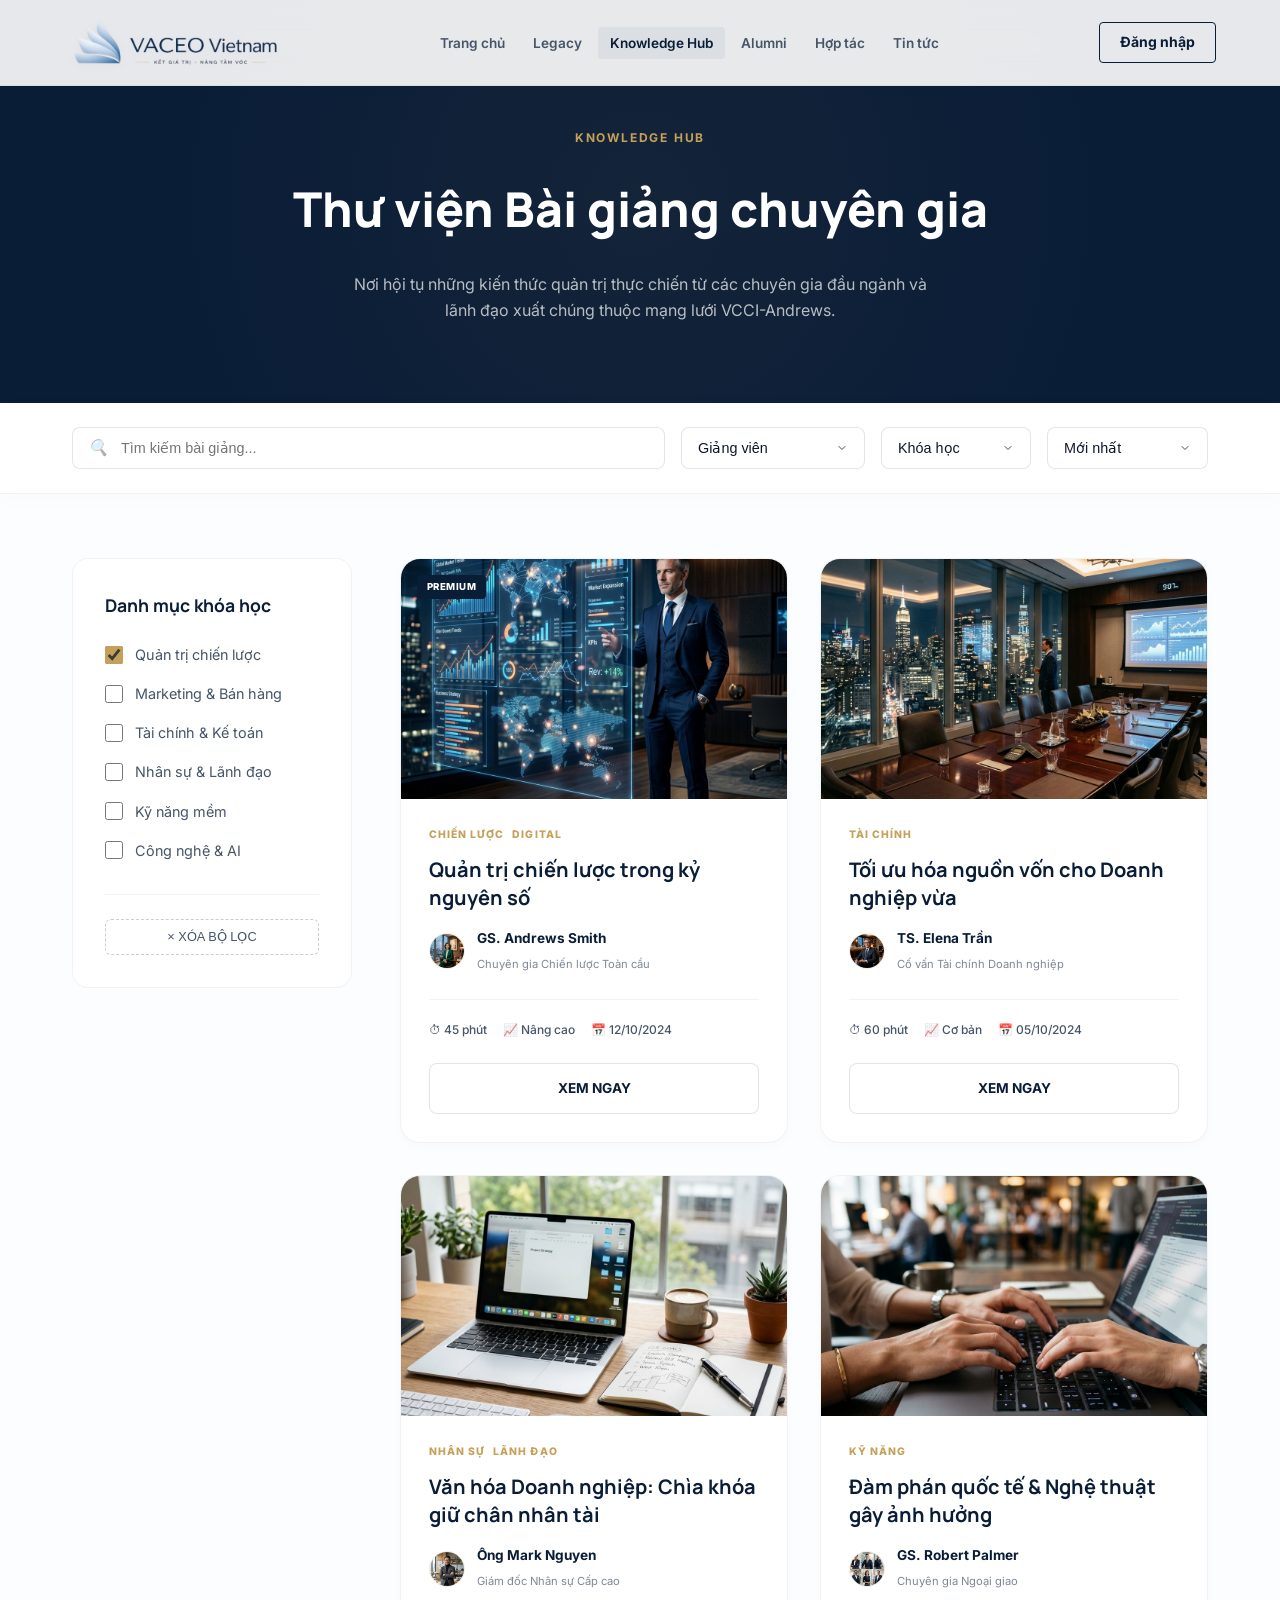
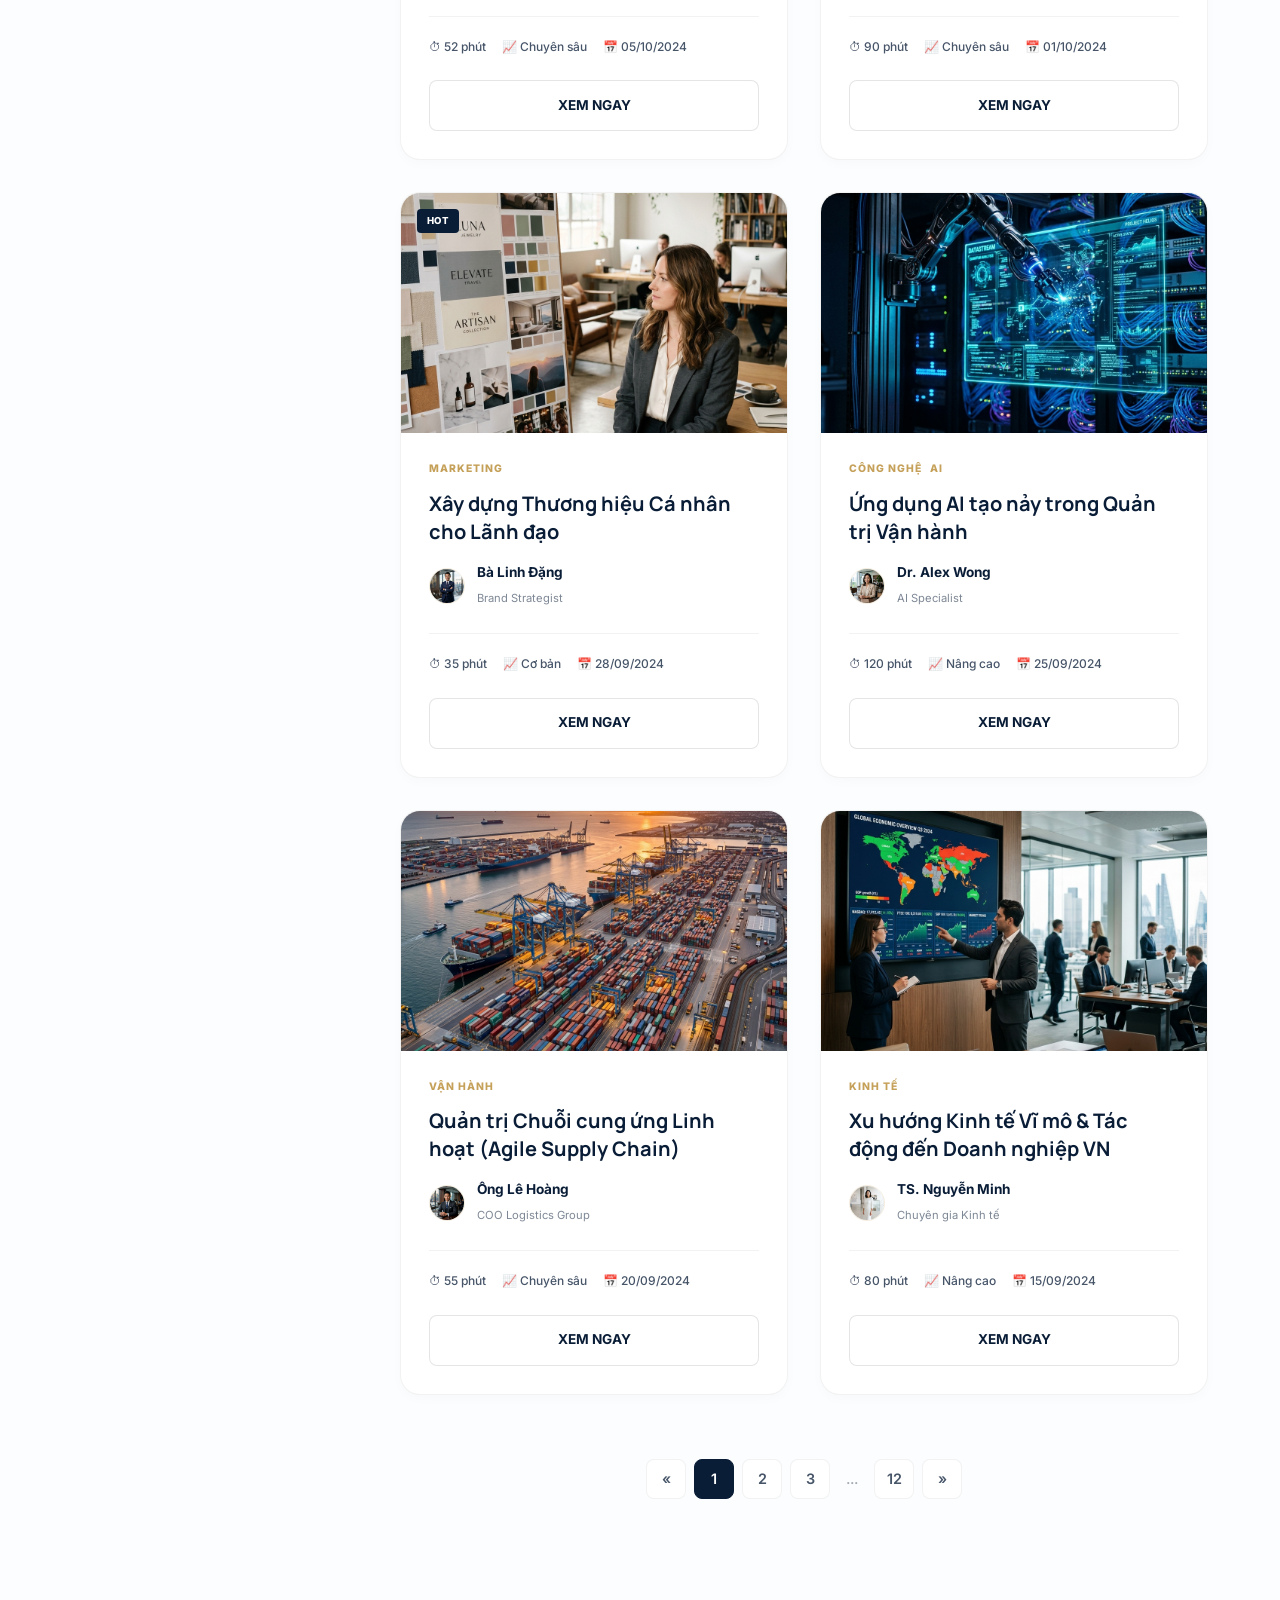
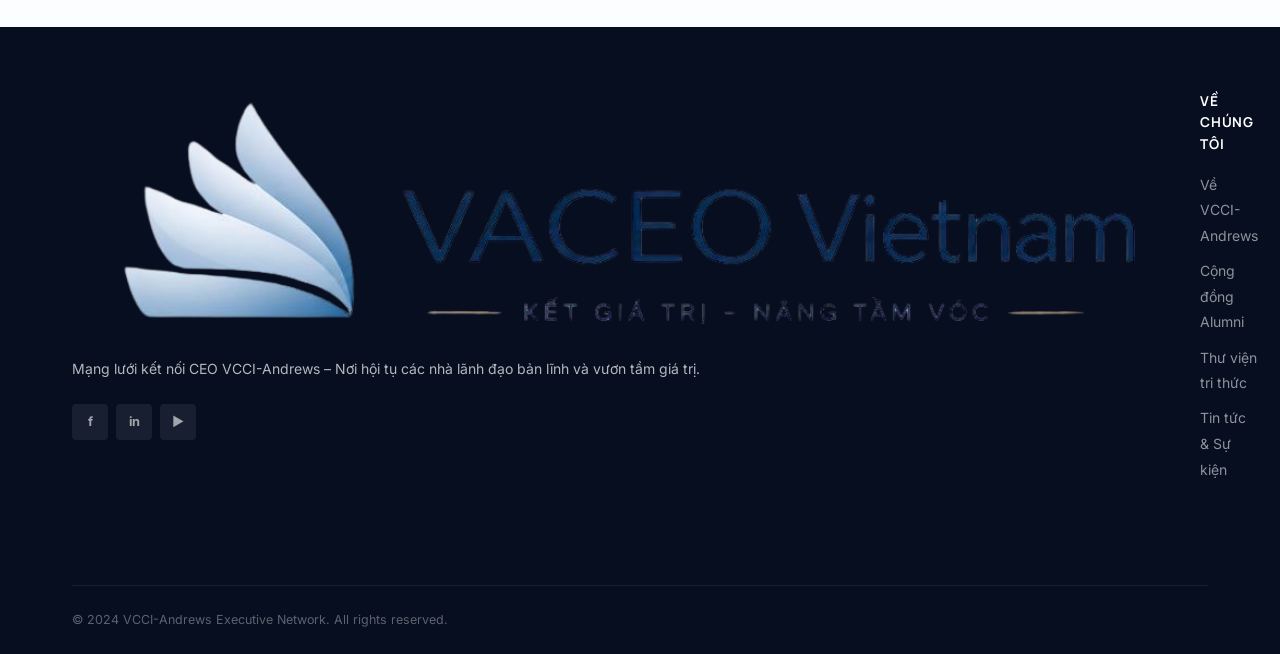
<file: pages/lectures.html>
<!DOCTYPE html>
<html lang="vi">
<head>
  <meta charset="UTF-8" />
  <meta name="viewport" content="width=device-width, initial-scale=1.0" />
  <title>Thư viện Bài giảng | KẾT GIÁ TRỊ - NÂNG TẦM VÓC</title>
  <meta name="description" content="Danh mục bài giảng video từ các chuyên gia đầu ngành thuộc mạng lưới VCCI-Andrews." />
  <link rel="preconnect" href="https://fonts.googleapis.com" />
  <link href="https://fonts.googleapis.com/css2?family=Manrope:wght@300;400;500;600;700;800&family=Inter:wght@400;500;600&display=swap" rel="stylesheet" />
  <link rel="stylesheet" href="../css/style.css" />
  <style>
    /* Lecture Page Specific Styles */
    .lecture-hero {
      background: var(--navy);
      padding: 8rem 0 5rem;
      text-align: center;
      position: relative;
      overflow: hidden;
    }
    .lecture-hero::before {
      content: ''; position: absolute; inset: 0;
      background: radial-gradient(circle at 50% 50%, rgba(197,160,89,0.05) 0%, transparent 70%);
    }
    .lecture-hero .container { position: relative; z-index: 1; }
    .lecture-hero .section-label-gold { font-size: 0.75rem; font-weight: 700; color: var(--gold); text-transform: uppercase; letter-spacing: 0.15em; margin-bottom: 1.5rem; display: block; }
    .lecture-hero h1 { font-family: 'Manrope', sans-serif; font-size: 3rem; font-weight: 800; color: #fff; margin-bottom: 1.5rem; }
    .lecture-hero p { color: rgba(255,255,255,0.7); font-size: 1rem; max-width: 600px; margin: 0 auto; line-height: 1.6; }

    /* Filter Bar */
    .filter-bar-wrap {
      background: #fff;
      padding: 1.5rem 0;
      border-bottom: 1px solid rgba(0,0,0,0.05);
      position: sticky;
      top: 72px;
      z-index: 100;
      box-shadow: 0 4px 20px rgba(0,0,0,0.02);
    }
    .filter-bar-inner {
      display: flex;
      gap: 1rem;
      align-items: center;
      flex-wrap: wrap;
    }
    .search-lecture {
      flex: 1;
      min-width: 300px;
      position: relative;
    }
    .search-lecture input {
      width: 100%;
      padding: 0.75rem 1rem 0.75rem 3rem;
      border: 1px solid rgba(0,0,0,0.1);
      border-radius: 8px;
      outline: none;
      font-size: 0.9rem;
      transition: var(--transition);
    }
    .search-lecture input:focus { border-color: var(--gold); box-shadow: 0 0 0 3px rgba(197,160,89,0.1); }
    .search-lecture i {
      position: absolute;
      left: 1rem;
      top: 50%;
      transform: translateY(-50%);
      color: var(--on-surface-var);
      opacity: 0.5;
    }
    .filter-select {
      padding: 0.75rem 2.5rem 0.75rem 1rem;
      border: 1px solid rgba(0,0,0,0.1);
      border-radius: 8px;
      font-size: 0.9rem;
      color: var(--on-surface);
      background: #fff url("data:image/svg+xml,%3Csvg xmlns='http://www.w3.org/2000/svg' width='12' height='12' viewBox='0 0 24 24' fill='none' stroke='%2344474d' stroke-width='2' stroke-linecap='round' stroke-linejoin='round'%3E%3Cpath d='M6 9l6 6 6-6'%3E%3C/path%3E%3C/svg%3E") no-repeat right 1rem center;
      appearance: none;
      cursor: pointer;
      min-width: 150px;
    }

    /* Content Layout */
    .lecture-main { padding: 4rem 0 8rem; background: #fcfdfe; }
    .lecture-content-grid { display: grid; grid-template-columns: 280px 1fr; gap: 3rem; }

    /* Sidebar Filters */
    .sidebar-card { background: #fff; border-radius: 1rem; padding: 2rem; border: 1px solid rgba(0,0,0,0.05); position: sticky; top: 160px; }
    .sidebar-card h4 { font-family: 'Manrope', sans-serif; font-size: 1.1rem; font-weight: 700; color: var(--navy); margin-bottom: 1.5rem; }
    .filter-group { display: flex; flex-direction: column; gap: 1rem; }
    .filter-item { display: flex; align-items: center; gap: 0.75rem; cursor: pointer; font-size: 0.9rem; color: var(--on-surface-var); }
    .filter-item input { width: 18px; height: 18px; cursor: pointer; accent-color: var(--gold); }
    .filter-item:hover { color: var(--navy); }
    .clear-filters { margin-top: 2rem; border-top: 1px solid rgba(0,0,0,0.05); pt: 1.5rem; padding-top: 1.5rem; }
    .btn-clear { background: none; border: 1px dashed rgba(0,0,0,0.2); color: var(--on-surface-var); font-size: 0.8rem; padding: 0.6rem 1rem; width: 100%; border-radius: 6px; cursor: pointer; transition: var(--transition); }
    .btn-clear:hover { background: #fff1f2; color: #e11d48; border-color: #e11d48; }

    /* Lecture Grid */
    .lecture-list-grid { display: grid; grid-template-columns: 1fr 1fr; gap: 2rem; }
    .lecture-card-v2 { background: #fff; border-radius: 1.25rem; overflow: hidden; border: 1px solid rgba(0,0,0,0.05); transition: var(--transition); display: flex; flex-direction: column; box-shadow: 0 4px 12px rgba(0,0,0,0.02); }
    .lecture-card-v2:hover { transform: translateY(-8px); box-shadow: 0 15px 35px rgba(10,29,55,0.08); }
    .card-v2-img { height: 240px; position: relative; overflow: hidden; }
    .card-v2-img img { width: 100%; height: 100%; object-fit: cover; transition: transform 0.5s ease; }
    .lecture-card-v2:hover .card-v2-img img { transform: scale(1.05); }
    .premium-tag { position: absolute; top: 1rem; left: 1rem; background: var(--navy); color: #fff; font-size: 0.6rem; font-weight: 800; padding: 4px 10px; border-radius: 4px; letter-spacing: 0.05em; }
    
    .card-v2-body { padding: 1.75rem; flex: 1; }
    .card-v2-tags { display: flex; gap: 0.5rem; margin-bottom: 0.75rem; }
    .card-v2-tag { font-size: 0.65rem; font-weight: 800; color: var(--gold); text-transform: uppercase; letter-spacing: 0.1em; }
    .card-v2-body h3 { font-family: 'Manrope', sans-serif; font-size: 1.25rem; font-weight: 700; color: var(--navy); margin-bottom: 1rem; line-height: 1.4; }
    
    .instructor-box { display: flex; align-items: center; gap: 0.75rem; margin-bottom: 1.5rem; }
    .instructor-av { width: 36px; height: 36px; border-radius: 50%; overflow: hidden; border: 1px solid rgba(197,160,89,0.2); }
    .instructor-av img { width: 100%; height: 100%; object-fit: cover; }
    .instructor-info b { display: block; font-size: 0.85rem; color: var(--navy); }
    .instructor-info span { font-size: 0.7rem; color: var(--on-surface-var); opacity: 0.7; }
    
    .card-v2-meta { display: flex; gap: 1rem; border-top: 1px solid rgba(0,0,0,0.05); padding-top: 1.25rem; font-size: 0.75rem; color: var(--on-surface-var); font-weight: 500; }
    .meta-item { display: flex; align-items: center; gap: 0.4rem; }
    .meta-item svg { width: 14px; height: 14px; opacity: 0.6; }
    
    .card-v2-action { margin-top: 1.5rem; }
    .btn-view-now { width: 100%; background: #fff; border: 1px solid rgba(0,0,0,0.1); color: var(--navy); font-weight: 700; font-size: 0.85rem; padding: 0.85rem; border-radius: 8px; cursor: pointer; transition: var(--transition); display: flex; align-items: center; justify-content: center; gap: 0.5rem; text-decoration: none; }
    .btn-view-now:hover { border-color: var(--gold); color: var(--gold); background: #fcf8f0; }

    /* Pagination */
    .pagination { display: flex; justify-content: center; align-items: center; gap: 0.5rem; margin-top: 4rem; }
    .pg-btn { width: 40px; height: 40px; display: flex; align-items: center; justify-content: center; border-radius: 8px; border: 1px solid rgba(0,0,0,0.05); background: #fff; color: var(--on-surface-var); text-decoration: none; font-size: 0.9rem; font-weight: 600; transition: var(--transition); }
    .pg-btn:hover { border-color: var(--gold); color: var(--gold); }
    .pg-btn.active { background: var(--navy); color: #fff; border-color: var(--navy); }
    .pg-dots { color: var(--on-surface-var); opacity: 0.5; padding: 0 0.5rem; }

    @media (max-width: 1100px) {
      .lecture-content-grid { grid-template-columns: 1fr; }
      .sidebar-card { position: static; margin-bottom: 3rem; }
    }
    @media (max-width: 768px) {
      .lecture-list-grid { grid-template-columns: 1fr; }
      .filter-bar-inner { flex-direction: column; align-items: stretch; }
    }
  </style>
</head>
<body>
  <nav id="navbar">
    <div class="nav-inner">
      <a href="../index.html" class="logo">
        <img src="../assets/img/logo.png" alt="VACEO Logo" class="logo-img">
      </a>
      <ul class="nav-links">
        <li><a href="../index.html" class="nav-link">Trang chủ</a></li>
        <li><a href="legacy.html" class="nav-link">Legacy</a></li>
        <li><a href="knowledge.html" class="nav-link active">Knowledge Hub</a></li>
        <li><a href="alumni.html" class="nav-link">Alumni</a></li>
        <li><a href="cooperation.html" class="nav-link">Hợp tác</a></li>
        <li><a href="news.html" class="nav-link">Tin tức</a></li>
      </ul>
      <div class="nav-actions">
        <a href="#" class="btn-outline-nav">Đăng nhập</a>
      </div>
      <button class="mobile-toggle" id="mobileToggle"><span></span><span></span><span></span></button>
    </div>
  </nav>

  <header class="lecture-hero">
    <div class="container">
      <span class="section-label-gold">KNOWLEDGE HUB</span>
      <h1>Thư viện Bài giảng chuyên gia</h1>
      <p>Nơi hội tụ những kiến thức quản trị thực chiến từ các chuyên gia đầu ngành và lãnh đạo xuất chúng thuộc mạng lưới VCCI-Andrews.</p>
    </div>
  </header>

  <section class="filter-bar-wrap">
    <div class="container">
      <div class="filter-bar-inner">
        <div class="search-lecture">
          <i>🔍</i>
          <input type="text" placeholder="Tìm kiếm bài giảng...">
        </div>
        <select class="filter-select">
          <option>Giảng viên</option>
          <option>GS. Andrews Smith</option>
          <option>TS. Elena Trần</option>
        </select>
        <select class="filter-select">
          <option>Khóa học</option>
          <option>Chiến lược</option>
          <option>Tài chính</option>
        </select>
        <select class="filter-select">
          <option>Mới nhất</option>
          <option>Phổ biến nhất</option>
          <option>Xem nhiều nhất</option>
        </select>
      </div>
    </div>
  </section>

  <main class="lecture-main">
    <div class="container">
      <div class="lecture-content-grid">
        <!-- Sidebar -->
        <aside class="sidebar">
          <div class="sidebar-card">
            <h4>Danh mục khóa học</h4>
            <div class="filter-group">
              <label class="filter-item">
                <input type="checkbox" checked> Quản trị chiến lược
              </label>
              <label class="filter-item">
                <input type="checkbox"> Marketing & Bán hàng
              </label>
              <label class="filter-item">
                <input type="checkbox"> Tài chính & Kế toán
              </label>
              <label class="filter-item">
                <input type="checkbox"> Nhân sự & Lãnh đạo
              </label>
              <label class="filter-item">
                <input type="checkbox"> Kỹ năng mềm
              </label>
              <label class="filter-item">
                <input type="checkbox"> Công nghệ & AI
              </label>
            </div>
            <div class="clear-filters">
              <button class="btn-clear">× XÓA BỘ LỌC</button>
            </div>
          </div>
        </aside>

        <!-- Main Grid -->
        <div class="lecture-list">
          <div class="lecture-list-grid">
            <!-- Card 1 -->
            <div class="lecture-card-v2">
              <div class="card-v2-img">
                <img src="../assets/img/lecture_strategy_digital_1778248999932.png" alt="Lecture">
                <span class="premium-tag">PREMIUM</span>
              </div>
              <div class="card-v2-body">
                <div class="card-v2-tags">
                  <span class="card-v2-tag">CHIẾN LƯỢC</span>
                  <span class="card-v2-tag">DIGITAL</span>
                </div>
                <h3>Quản trị chiến lược trong kỷ nguyên số</h3>
                <div class="instructor-box">
                  <div class="instructor-av"><img src="../assets/img/alumni_portraits_8_1778224843780.png" alt="GS. Andrews Smith"></div>
                  <div class="instructor-info">
                    <b>GS. Andrews Smith</b>
                    <span>Chuyên gia Chiến lược Toàn cầu</span>
                  </div>
                </div>
                <div class="card-v2-meta">
                  <div class="meta-item">⏱ 45 phút</div>
                  <div class="meta-item">📈 Nâng cao</div>
                  <div class="meta-item">📅 12/10/2024</div>
                </div>
                <div class="card-v2-action">
                  <a href="course_strategy_digital.html" class="btn-view-now">XEM NGAY</a>
                </div>
              </div>
            </div>

            <!-- Card 2 -->
            <div class="lecture-card-v2">
              <div class="card-v2-img">
                <img src="../assets/img/lecture_finance_night_1778249019194.png" alt="Lecture">
              </div>
              <div class="card-v2-body">
                <div class="card-v2-tags">
                  <span class="card-v2-tag">TÀI CHÍNH</span>
                </div>
                <h3>Tối ưu hóa nguồn vốn cho Doanh nghiệp vừa</h3>
                <div class="instructor-box">
                  <div class="instructor-av"><img src="../assets/img/alumni_portraits_4_1778224590946.png" alt="TS. Elena Trần"></div>
                  <div class="instructor-info">
                    <b>TS. Elena Trần</b>
                    <span>Cố vấn Tài chính Doanh nghiệp</span>
                  </div>
                </div>
                <div class="card-v2-meta">
                  <div class="meta-item">⏱ 60 phút</div>
                  <div class="meta-item">📈 Cơ bản</div>
                  <div class="meta-item">📅 05/10/2024</div>
                </div>
                <div class="card-v2-action">
                  <a href="#" class="btn-view-now">XEM NGAY</a>
                </div>
              </div>
            </div>

            <!-- Card 3 -->
            <div class="lecture-card-v2">
              <div class="card-v2-img">
                <img src="../assets/img/lecture_hr_culture_1778249139782.png" alt="Lecture">
              </div>
              <div class="card-v2-body">
                <div class="card-v2-tags">
                  <span class="card-v2-tag">NHÂN SỰ</span>
                  <span class="card-v2-tag">LÃNH ĐẠO</span>
                </div>
                <h3>Văn hóa Doanh nghiệp: Chìa khóa giữ chân nhân tài</h3>
                <div class="instructor-box">
                  <div class="instructor-av"><img src="../assets/img/alumni_portraits_7_1778224638641.png" alt="Ông Mark Nguyen"></div>
                  <div class="instructor-info">
                    <b>Ông Mark Nguyen</b>
                    <span>Giám đốc Nhân sự Cấp cao</span>
                  </div>
                </div>
                <div class="card-v2-meta">
                  <div class="meta-item">⏱ 52 phút</div>
                  <div class="meta-item">📈 Chuyên sâu</div>
                  <div class="meta-item">📅 05/10/2024</div>
                </div>
                <div class="card-v2-action">
                  <a href="#" class="btn-view-now">XEM NGAY</a>
                </div>
              </div>
            </div>

            <!-- Card 4 -->
            <div class="lecture-card-v2">
              <div class="card-v2-img">
                <img src="../assets/img/lecture_skills_negotiation_1778249159146.png" alt="Lecture">
              </div>
              <div class="card-v2-body">
                <div class="card-v2-tags">
                  <span class="card-v2-tag">KỸ NĂNG</span>
                </div>
                <h3>Đàm phán quốc tế & Nghệ thuật gây ảnh hưởng</h3>
                <div class="instructor-box">
                  <div class="instructor-av"><img src="../assets/img/alumni_portraits_1_1778224452143.png" alt="GS. Robert Palmer"></div>
                  <div class="instructor-info">
                    <b>GS. Robert Palmer</b>
                    <span>Chuyên gia Ngoại giao</span>
                  </div>
                </div>
                <div class="card-v2-meta">
                  <div class="meta-item">⏱ 90 phút</div>
                  <div class="meta-item">📈 Chuyên sâu</div>
                  <div class="meta-item">📅 01/10/2024</div>
                </div>
                <div class="card-v2-action">
                  <a href="#" class="btn-view-now">XEM NGAY</a>
                </div>
              </div>
            </div>

            <!-- Card 5 -->
            <div class="lecture-card-v2">
              <div class="card-v2-img">
                <img src="../assets/img/lecture_marketing_branding_1778249679162.png" alt="Lecture">
                <span class="premium-tag">HOT</span>
              </div>
              <div class="card-v2-body">
                <div class="card-v2-tags">
                  <span class="card-v2-tag">MARKETING</span>
                </div>
                <h3>Xây dựng Thương hiệu Cá nhân cho Lãnh đạo</h3>
                <div class="instructor-box">
                  <div class="instructor-av"><img src="../assets/img/alumni_portraits_2_1778224551134.png" alt="Bà Linh Đặng"></div>
                  <div class="instructor-info">
                    <b>Bà Linh Đặng</b>
                    <span>Brand Strategist</span>
                  </div>
                </div>
                <div class="card-v2-meta">
                  <div class="meta-item">⏱ 35 phút</div>
                  <div class="meta-item">📈 Cơ bản</div>
                  <div class="meta-item">📅 28/09/2024</div>
                </div>
                <div class="card-v2-action">
                  <a href="#" class="btn-view-now">XEM NGAY</a>
                </div>
              </div>
            </div>

            <!-- Card 6 -->
            <div class="lecture-card-v2">
              <div class="card-v2-img">
                <img src="../assets/img/lecture_tech_ai_1778249704423.png" alt="Lecture">
              </div>
              <div class="card-v2-body">
                <div class="card-v2-tags">
                  <span class="card-v2-tag">CÔNG NGHỆ</span>
                  <span class="card-v2-tag">AI</span>
                </div>
                <h3>Ứng dụng AI tạo nảy trong Quản trị Vận hành</h3>
                <div class="instructor-box">
                  <div class="instructor-av"><img src="../assets/img/alumni_portraits_3_1778224567337.png" alt="Dr. Alex Wong"></div>
                  <div class="instructor-info">
                    <b>Dr. Alex Wong</b>
                    <span>AI Specialist</span>
                  </div>
                </div>
                <div class="card-v2-meta">
                  <div class="meta-item">⏱ 120 phút</div>
                  <div class="meta-item">📈 Nâng cao</div>
                  <div class="meta-item">📅 25/09/2024</div>
                </div>
                <div class="card-v2-action">
                  <a href="#" class="btn-view-now">XEM NGAY</a>
                </div>
              </div>
            </div>

            <!-- Card 7 -->
            <div class="lecture-card-v2">
              <div class="card-v2-img">
                <img src="../assets/img/lecture_supply_chain_1778249724656.png" alt="Lecture">
              </div>
              <div class="card-v2-body">
                <div class="card-v2-tags">
                  <span class="card-v2-tag">VẬN HÀNH</span>
                </div>
                <h3>Quản trị Chuỗi cung ứng Linh hoạt (Agile Supply Chain)</h3>
                <div class="instructor-box">
                  <div class="instructor-av"><img src="../assets/img/alumni_portraits_6_1778224620444.png" alt="Ông Lê Hoàng"></div>
                  <div class="instructor-info">
                    <b>Ông Lê Hoàng</b>
                    <span>COO Logistics Group</span>
                  </div>
                </div>
                <div class="card-v2-meta">
                  <div class="meta-item">⏱ 55 phút</div>
                  <div class="meta-item">📈 Chuyên sâu</div>
                  <div class="meta-item">📅 20/09/2024</div>
                </div>
                <div class="card-v2-action">
                  <a href="#" class="btn-view-now">XEM NGAY</a>
                </div>
              </div>
            </div>

            <!-- Card 8 -->
            <div class="lecture-card-v2">
              <div class="card-v2-img">
                <img src="../assets/img/lecture_economics_trends_1778249746458.png" alt="Lecture">
              </div>
              <div class="card-v2-body">
                <div class="card-v2-tags">
                  <span class="card-v2-tag">KINH TẾ</span>
                </div>
                <h3>Xu hướng Kinh tế Vĩ mô & Tác động đến Doanh nghiệp VN</h3>
                <div class="instructor-box">
                  <div class="instructor-av"><img src="../assets/img/alumni_portraits_5_1778224606368.png" alt="TS. Nguyễn Minh"></div>
                  <div class="instructor-info">
                    <b>TS. Nguyễn Minh</b>
                    <span>Chuyên gia Kinh tế</span>
                  </div>
                </div>
                <div class="card-v2-meta">
                  <div class="meta-item">⏱ 80 phút</div>
                  <div class="meta-item">📈 Nâng cao</div>
                  <div class="meta-item">📅 15/09/2024</div>
                </div>
                <div class="card-v2-action">
                  <a href="#" class="btn-view-now">XEM NGAY</a>
                </div>
              </div>
            </div>
          </div>

          <!-- Pagination -->
          <div class="pagination">
            <a href="#" class="pg-btn">«</a>
            <a href="#" class="pg-btn active">1</a>
            <a href="#" class="pg-btn">2</a>
            <a href="#" class="pg-btn">3</a>
            <span class="pg-dots">...</span>
            <a href="#" class="pg-btn">12</a>
            <a href="#" class="pg-btn">»</a>
          </div>
        </div>
      </div>
    </div>
  </main>

  <footer class="footer">
    <div class="container">
      <div class="footer-grid">
        <div class="footer-brand">
          <div class="footer-logo">
            <img src="../assets/img/logo.png" alt="VACEO Logo" class="footer-logo-img">
          </div>
          <p>Mạng lưới kết nối CEO VCCI-Andrews – Nơi hội tụ các nhà lãnh đạo bản lĩnh và vươn tầm giá trị.</p>
          <div class="footer-socials"><a href="#" class="social-btn">f</a><a href="#" class="social-btn">in</a><a href="#" class="social-btn">▶</a></div>
        </div>
        <div class="footer-col">
          <h4>VỀ CHÚNG TÔI</h4>
          <ul>
            <li><a href="#">Về VCCI-Andrews</a></li>
            <li><a href="#">Cộng đồng Alumni</a></li>
            <li><a href="knowledge.html">Thư viện tri thức</a></li>
            <li><a href="news.html">Tin tức & Sự kiện</a></li>
          </ul>
        </div>
        <div class="footer-col">
          <h4>HỖ TRỢ</h4>
          <ul>
            <li><a href="#">Liên hệ</a></li>
            <li><a href="#">Chính sách bảo mật</a></li>
            <li><a href="#">Điều khoản sử dụng</a></li>
            <li><a href="#">Đăng nhập Hội viên</a></li>
          </ul>
        </div>
        <div class="footer-col">
          <h4>LIÊN HỆ</h4>
          <ul class="contact-list">
            <li>📍 VCCI-Andrews Building, Ho Chi Minh City, VN</li>
            <li>📞 (+84) 123 456 789</li>
            <li>✉️ info@vaceo.network</li>
          </ul>
        </div>
      </div>
      <div class="footer-bottom">
        <p>© 2024 VCCI-Andrews Executive Network. All rights reserved.</p>
      </div>
    </div>
  </footer>

  <script src="../js/main.js"></script>
</body>
</html>
</file>
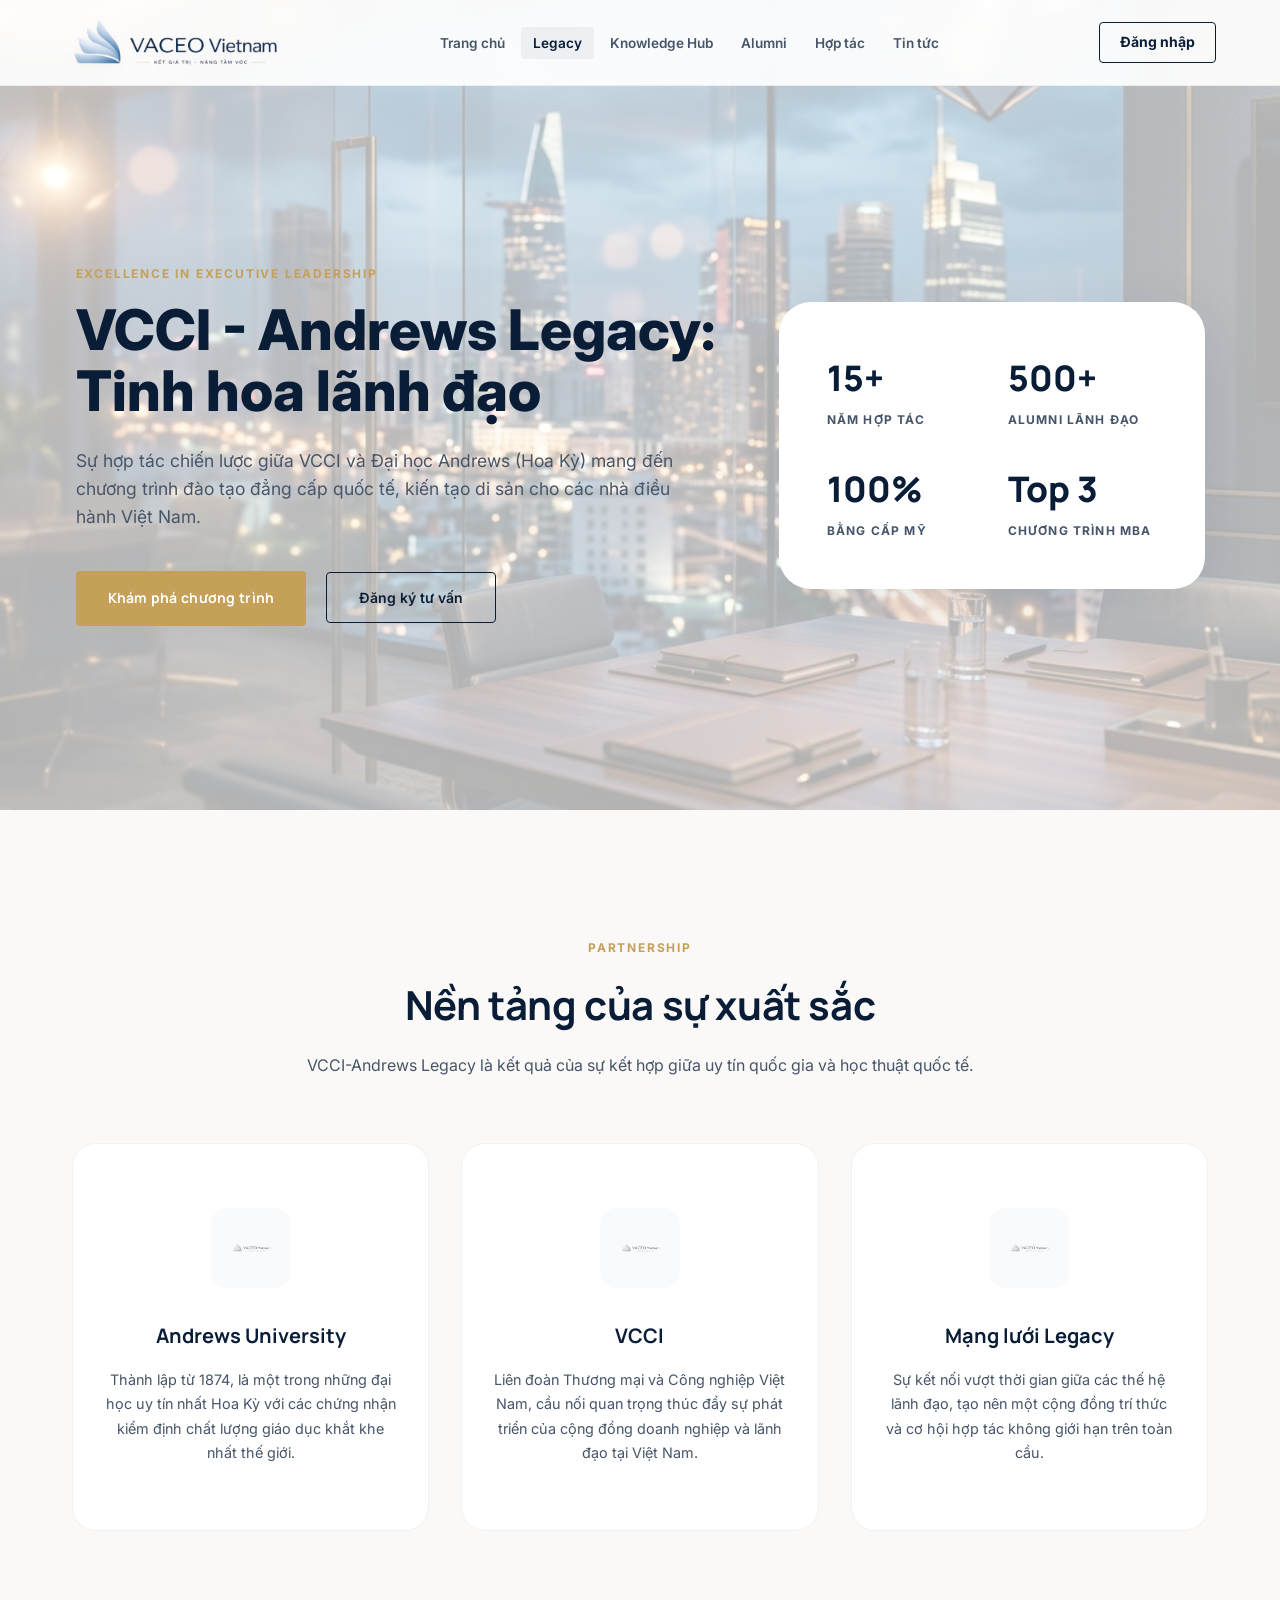
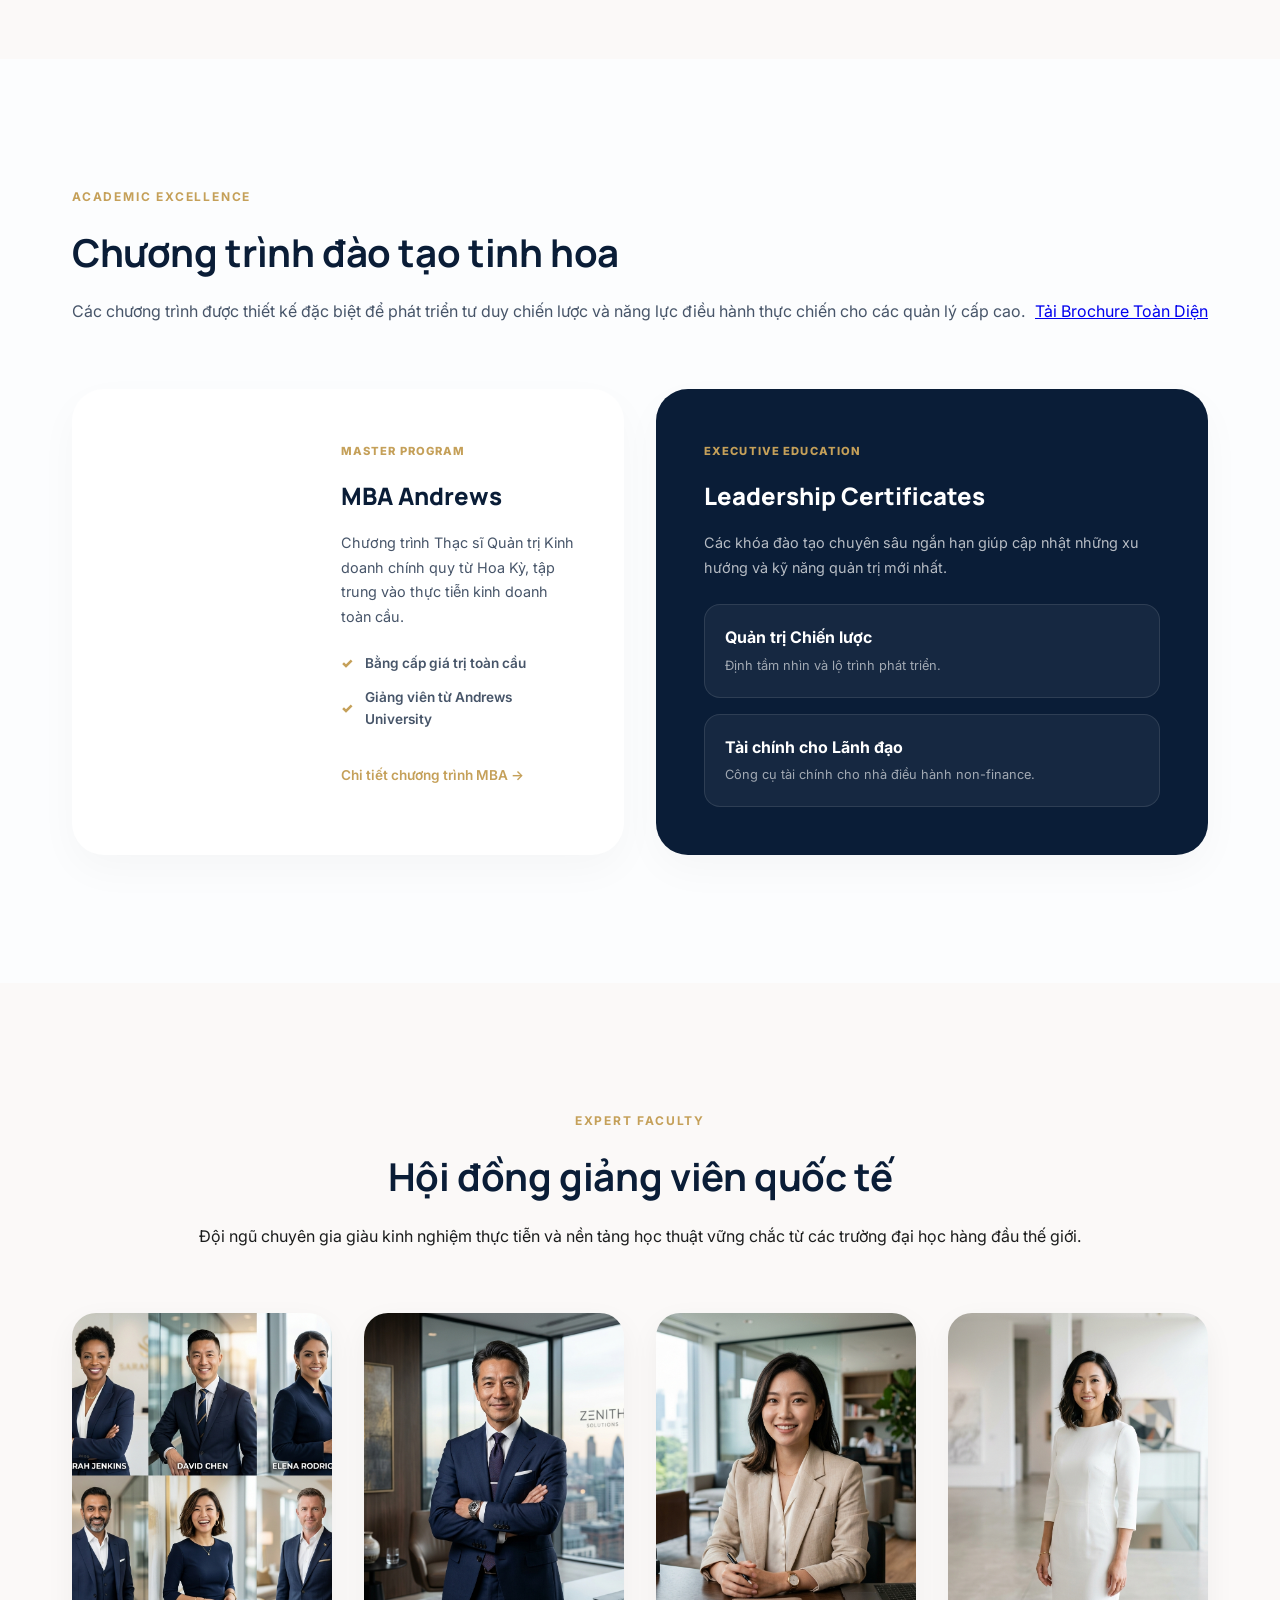
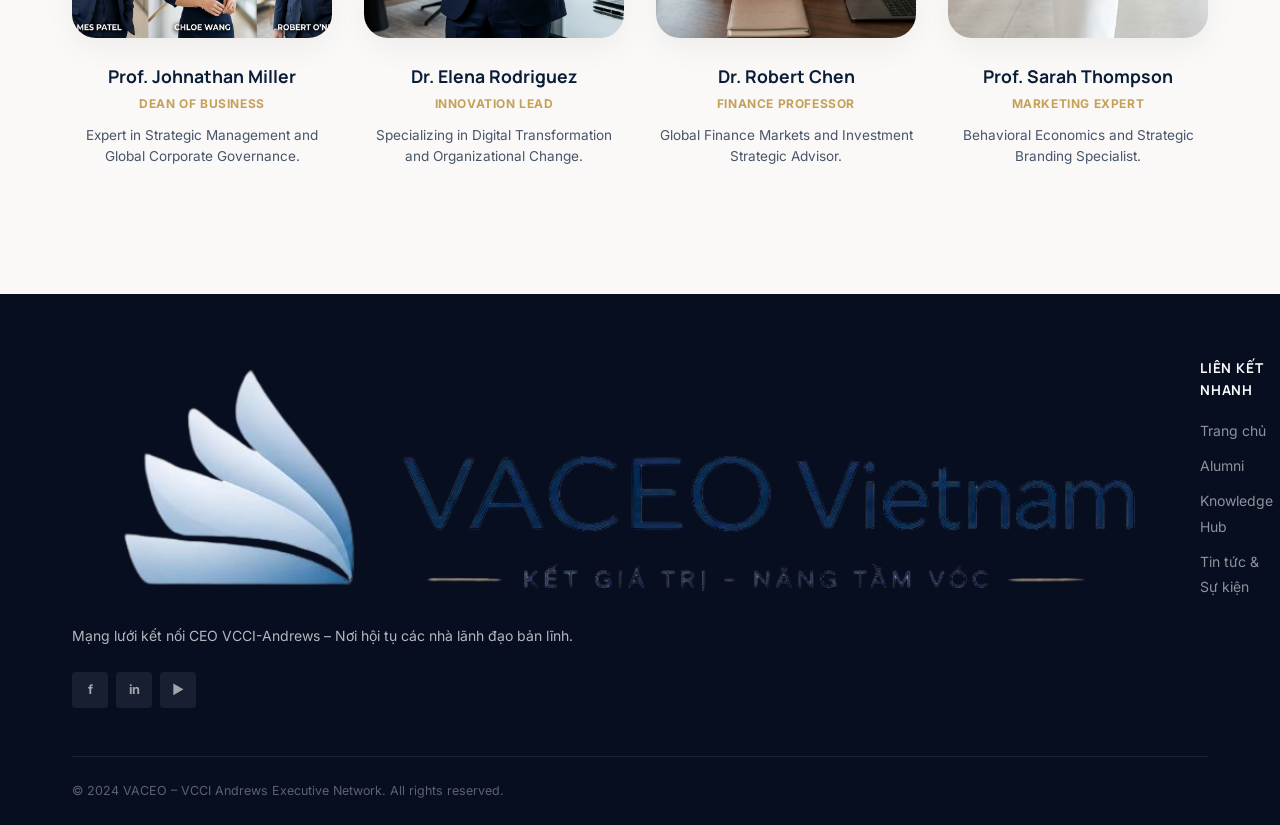
<file: pages/legacy.html>
<!DOCTYPE html>
<html lang="vi">
<head>
  <meta charset="UTF-8" />
  <meta name="viewport" content="width=device-width, initial-scale=1.0" />
  <title>Legacy | KẾT GIÁ TRỊ - NÂNG TẦM VÓC</title>
  <meta name="description" content="Hành trình hợp tác chiến lược đào tạo lãnh đạo giữa VCCI và Đại học Andrews, Hoa Kỳ." />
  <link rel="preconnect" href="https://fonts.googleapis.com" />
  <link href="https://fonts.googleapis.com/css2?family=Manrope:wght@300;400;500;600;700;800&family=Inter:wght@400;500;600&display=swap" rel="stylesheet" />
  <link rel="stylesheet" href="../css/style.css" />
  <style>
    /* Global styles for this page */
    .section-label-gold { font-size: 0.75rem; font-weight: 700; color: var(--gold); text-transform: uppercase; letter-spacing: 0.15em; margin-bottom: 1rem; display: block; }
    
    /* Page hero */
    .page-hero {
      min-height: 90vh;
      background: linear-gradient(rgba(255,255,255, 0.7), rgba(255,255,255, 0.7)), url('../assets/img/hero_bg.png');
      background-size: cover;
      background-position: center;
      display: flex;
      align-items: center;
      padding-top: 80px;
      position: relative;
    }
    .hero-grid { display: grid; grid-template-columns: 1.2fr 0.8fr; gap: 4rem; align-items: center; width: 100%; }
    .hero-text { text-align: left; }
    .hero-text .page-hero-title { color: var(--navy); font-size: 3.5rem; margin-bottom: 1.5rem; line-height: 1.1; font-weight: 800; }
    .hero-text .page-hero-sub { color: var(--on-surface-var); margin: 0 0 2.5rem 0; font-size: 1.1rem; max-width: 600px; line-height: 1.6; }
    
    /* Floating Stats Card */
    .hero-stats-card {
      background: #fff;
      border-radius: 2rem;
      padding: 3rem;
      box-shadow: 0 20px 60px rgba(10,29,55,0.1);
      display: grid;
      grid-template-columns: 1fr 1fr;
      gap: 2rem;
    }
    .hero-stat-item { text-align: left; }
    .hero-stat-item h4 { font-family: 'Manrope', sans-serif; font-size: 2.2rem; font-weight: 800; color: var(--navy); margin-bottom: 0.25rem; }
    .hero-stat-item p { font-size: 0.75rem; color: var(--on-surface-var); font-weight: 700; text-transform: uppercase; letter-spacing: 0.1em; }

    /* Partnership Section */
    .partnership { padding: 8rem 0; text-align: center; }
    .partnership .section-title { font-size: 2.5rem; margin-bottom: 1rem; }
    .partnership .section-sub { max-width: 700px; margin: 0 auto 4rem; color: var(--on-surface-var); }
    .partners-grid { display: grid; grid-template-columns: repeat(3, 1fr); gap: 2rem; margin-top: 3rem; }
    .partner-card {
      background: #fff;
      padding: 4rem 2rem;
      border: 1px solid rgba(0,0,0,0.05);
      border-radius: 1.5rem;
      transition: var(--transition);
      text-align: center;
    }
    .partner-card:hover { transform: translateY(-10px); box-shadow: 0 20px 40px rgba(0,0,0,0.05); }
    .partner-icon {
      width: 80px;
      height: 80px;
      background: #f8fafc;
      margin: 0 auto 2rem;
      display: flex;
      align-items: center;
      justify-content: center;
      border-radius: 1rem;
      overflow: hidden;
    }
    .partner-icon img { width: 40px; height: 40px; object-fit: contain; filter: grayscale(1); opacity: 0.7; transition: var(--transition); }
    .partner-card:hover .partner-icon img { filter: grayscale(0); opacity: 1; }
    .partner-card h3 { font-family: 'Manrope', sans-serif; font-size: 1.25rem; font-weight: 700; color: var(--navy); margin-bottom: 1rem; }
    .partner-card p { font-size: 0.9rem; color: var(--on-surface-var); line-height: 1.7; }

    /* Program Section */
    .programs { padding: 8rem 0; background: #fcfdfe; }
    .programs-header { display: flex; justify-content: space-between; align-items: flex-end; margin-bottom: 4rem; }
    .program-grid { display: grid; grid-template-columns: 1fr 1fr; gap: 2rem; }
    .program-card {
      background: #fff;
      border-radius: 2rem;
      overflow: hidden;
      display: flex;
      box-shadow: 0 15px 40px rgba(0,0,0,0.03);
    }
    .program-img { width: 40%; background-size: cover; background-position: center; }
    .program-content { flex: 1; padding: 3rem; }
    .program-badge { display: inline-block; font-size: 0.7rem; font-weight: 800; color: var(--gold); text-transform: uppercase; letter-spacing: 0.1em; margin-bottom: 1rem; }
    .program-content h3 { font-family: 'Manrope', sans-serif; font-size: 1.5rem; font-weight: 800; color: var(--navy); margin-bottom: 1rem; }
    .program-content p { font-size: 0.9rem; color: var(--on-surface-var); line-height: 1.7; margin-bottom: 1.5rem; }
    .program-list { list-style: none; margin-bottom: 2rem; padding: 0; }
    .program-list li { font-size: 0.85rem; margin-bottom: 0.75rem; display: flex; gap: 0.75rem; align-items: center; color: var(--on-surface-var); font-weight: 600; }
    .program-list li::before { content: '✓'; color: var(--gold); font-weight: 900; }
    
    .program-card-dark { background: var(--navy); color: #fff; }
    .program-card-dark .program-content { padding: 3rem; }
    .program-card-dark h3 { color: #fff; }
    .program-card-dark p { color: rgba(255,255,255,0.7); }
    .sub-program-list { display: flex; flex-direction: column; gap: 1rem; }
    .sub-program-item { background: rgba(255,255,255,0.05); padding: 1.25rem; border-radius: 1rem; border: 1px solid rgba(255,255,255,0.1); }
    .sub-program-item h4 { font-size: 1rem; margin-bottom: 0.25rem; color: #fff; }
    .sub-program-item p { font-size: 0.8rem; color: rgba(255,255,255,0.6); margin: 0; }

    /* Faculty Section */
    .faculty { padding: 8rem 0; text-align: center; }
    .faculty-grid { display: grid; grid-template-columns: repeat(4, 1fr); gap: 2rem; margin-top: 4rem; }
    .faculty-card { text-align: center; }
    .faculty-img {
      width: 100%;
      aspect-ratio: 4/5;
      border-radius: 1.5rem;
      overflow: hidden;
      margin-bottom: 1.5rem;
      box-shadow: 0 10px 30px rgba(0,0,0,0.05);
    }
    .faculty-img img { width: 100%; height: 100%; object-fit: cover; transition: var(--transition); }
    .faculty-card:hover .faculty-img img { transform: scale(1.05); }
    .faculty-card h4 { font-family: 'Manrope', sans-serif; font-size: 1.1rem; font-weight: 700; color: var(--navy); margin-bottom: 0.25rem; }
    .faculty-card p.title { font-size: 0.75rem; color: var(--gold); font-weight: 700; text-transform: uppercase; margin-bottom: 0.75rem; letter-spacing: 0.05em; }
    .faculty-card p.desc { font-size: 0.85rem; color: var(--on-surface-var); line-height: 1.5; }

    @media(max-width:992px) {
      .hero-grid, .partners-grid, .program-grid, .faculty-grid { grid-template-columns: 1fr; }
      .program-card { flex-direction: column; }
      .program-img { width: 100%; height: 250px; }
      .hero-text { text-align: center; }
      .hero-text .page-hero-sub { margin-left: auto; margin-right: auto; }
      .programs-header { flex-direction: column; align-items: flex-start; gap: 2rem; }
    }
  </style>
</head>
<body>
  <nav id="navbar">
    <div class="nav-inner">
      <a href="../index.html" class="logo">
        <img src="../assets/img/logo.png" alt="VACEO Logo" class="logo-img">
      </a>
      <ul class="nav-links">
        <li><a href="../index.html" class="nav-link">Trang chủ</a></li>
        <li><a href="legacy.html" class="nav-link active">Legacy</a></li>
        <li><a href="knowledge.html" class="nav-link">Knowledge Hub</a></li>
        <li><a href="alumni.html" class="nav-link">Alumni</a></li>
        <li><a href="cooperation.html" class="nav-link">Hợp tác</a></li>
        <li><a href="news.html" class="nav-link">Tin tức</a></li>
      </ul>
      <div class="nav-actions">
        <a href="#" class="btn-outline-nav">Đăng nhập</a>
      </div>
      <button class="mobile-toggle" id="mobileToggle"><span></span><span></span><span></span></button>
    </div>
  </nav>

  <section class="page-hero">
    <div class="container">
      <div class="hero-grid">
        <div class="hero-text">
          <span class="section-label-gold">EXCELLENCE IN EXECUTIVE LEADERSHIP</span>
          <h1 class="page-hero-title">VCCI - Andrews Legacy:<br>Tinh hoa lãnh đạo</h1>
          <p class="page-hero-sub">Sự hợp tác chiến lược giữa VCCI và Đại học Andrews (Hoa Kỳ) mang đến chương trình đào tạo đẳng cấp quốc tế, kiến tạo di sản cho các nhà điều hành Việt Nam.</p>
          <div class="hero-btns">
            <a href="#programs" class="btn-gold" style="padding: 1rem 2rem;">Khám phá chương trình</a>
            <a href="../index.html#consultation" class="btn-outline" style="border-color: var(--navy); color: var(--navy); margin-left: 1rem; padding: 1rem 2rem;">Đăng ký tư vấn</a>
          </div>
        </div>
        <div class="hero-stats-card">
          <div class="hero-stat-item">
            <h4>15+</h4>
            <p>Năm hợp tác</p>
          </div>
          <div class="hero-stat-item">
            <h4>500+</h4>
            <p>Alumni Lãnh đạo</p>
          </div>
          <div class="hero-stat-item">
            <h4>100%</h4>
            <p>Bằng cấp Mỹ</p>
          </div>
          <div class="hero-stat-item">
            <h4>Top 3</h4>
            <p>Chương trình MBA</p>
          </div>
        </div>
      </div>
    </div>
  </section>

  <section class="partnership">
    <div class="container">
      <span class="section-label-gold">PARTNERSHIP</span>
      <h2 class="section-title">Nền tảng của sự xuất sắc</h2>
      <p class="section-sub">VCCI-Andrews Legacy là kết quả của sự kết hợp giữa uy tín quốc gia và học thuật quốc tế.</p>
      <div class="partners-grid">
        <div class="partner-card">
          <div class="partner-icon">
            <img src="../assets/img/logo.png" alt="Andrews University">
          </div>
          <h3>Andrews University</h3>
          <p>Thành lập từ 1874, là một trong những đại học uy tín nhất Hoa Kỳ với các chứng nhận kiểm định chất lượng giáo dục khắt khe nhất thế giới.</p>
        </div>
        <div class="partner-card">
          <div class="partner-icon">
            <img src="../assets/img/logo.png" alt="VCCI">
          </div>
          <h3>VCCI</h3>
          <p>Liên đoàn Thương mại và Công nghiệp Việt Nam, cầu nối quan trọng thúc đẩy sự phát triển của cộng đồng doanh nghiệp và lãnh đạo tại Việt Nam.</p>
        </div>
        <div class="partner-card">
          <div class="partner-icon">
            <img src="../assets/img/logo.png" alt="Mạng lưới Legacy">
          </div>
          <h3>Mạng lưới Legacy</h3>
          <p>Sự kết nối vượt thời gian giữa các thế hệ lãnh đạo, tạo nên một cộng đồng trí thức và cơ hội hợp tác không giới hạn trên toàn cầu.</p>
        </div>
      </div>
    </div>
  </section>

  <section class="programs" id="programs">
    <div class="container">
      <div class="programs-header">
        <div class="header-left">
          <span class="section-label-gold">ACADEMIC EXCELLENCE</span>
          <h2 class="section-title" style="margin: 0.5rem 0 0 0;">Chương trình đào tạo tinh hoa</h2>
          <p style="margin-top: 1rem; color: var(--on-surface-var);">Các chương trình được thiết kế đặc biệt để phát triển tư duy chiến lược và năng lực điều hành thực chiến cho các quản lý cấp cao.</p>
        </div>
        <a href="#" class="btn-navy">Tải Brochure Toàn Diện</a>
      </div>
      <div class="program-grid">
        <div class="program-card">
          <div class="program-img" style="background-image: url('https://images.unsplash.com/photo-1517245386807-bb43f82c33c4?auto=format&fit=crop&q=80&w=1000');"></div>
          <div class="program-content">
            <span class="program-badge">MASTER PROGRAM</span>
            <h3>MBA Andrews</h3>
            <p>Chương trình Thạc sĩ Quản trị Kinh doanh chính quy từ Hoa Kỳ, tập trung vào thực tiễn kinh doanh toàn cầu.</p>
            <ul class="program-list">
              <li>Bằng cấp giá trị toàn cầu</li>
              <li>Giảng viên từ Andrews University</li>
            </ul>
            <a href="#" class="eco-link">Chi tiết chương trình MBA →</a>
          </div>
        </div>
        <div class="program-card program-card-dark">
          <div class="program-content">
            <span class="program-badge">EXECUTIVE EDUCATION</span>
            <h3>Leadership Certificates</h3>
            <p>Các khóa đào tạo chuyên sâu ngắn hạn giúp cập nhật những xu hướng và kỹ năng quản trị mới nhất.</p>
            <div class="sub-program-list">
              <div class="sub-program-item">
                <h4>Quản trị Chiến lược</h4>
                <p>Định tầm nhìn và lộ trình phát triển.</p>
              </div>
              <div class="sub-program-item">
                <h4>Tài chính cho Lãnh đạo</h4>
                <p>Công cụ tài chính cho nhà điều hành non-finance.</p>
              </div>
            </div>
          </div>
        </div>
      </div>
    </div>
  </section>

  <section class="faculty">
    <div class="container">
      <span class="section-label-gold">EXPERT FACULTY</span>
      <h2 class="section-title">Hội đồng giảng viên quốc tế</h2>
      <p class="section-sub">Đội ngũ chuyên gia giàu kinh nghiệm thực tiễn và nền tảng học thuật vững chắc từ các trường đại học hàng đầu thế giới.</p>
      <div class="faculty-grid">
        <div class="faculty-card">
          <div class="faculty-img">
            <img src="../assets/img/alumni_portraits_1_1778224452143.png" alt="Prof. Johnathan Miller">
          </div>
          <h4>Prof. Johnathan Miller</h4>
          <p class="title">Dean of Business</p>
          <p class="desc">Expert in Strategic Management and Global Corporate Governance.</p>
        </div>
        <div class="faculty-card">
          <div class="faculty-img">
            <img src="../assets/img/alumni_portraits_2_1778224551134.png" alt="Dr. Elena Rodriguez">
          </div>
          <h4>Dr. Elena Rodriguez</h4>
          <p class="title">Innovation Lead</p>
          <p class="desc">Specializing in Digital Transformation and Organizational Change.</p>
        </div>
        <div class="faculty-card">
          <div class="faculty-img">
            <img src="../assets/img/alumni_portraits_3_1778224567337.png" alt="Dr. Robert Chen">
          </div>
          <h4>Dr. Robert Chen</h4>
          <p class="title">Finance Professor</p>
          <p class="desc">Global Finance Markets and Investment Strategic Advisor.</p>
        </div>
        <div class="faculty-card">
          <div class="faculty-img">
            <img src="../assets/img/alumni_portraits_5_1778224606368.png" alt="Prof. Sarah Thompson">
          </div>
          <h4>Prof. Sarah Thompson</h4>
          <p class="title">Marketing Expert</p>
          <p class="desc">Behavioral Economics and Strategic Branding Specialist.</p>
        </div>
      </div>
    </div>
  </section>

  <footer class="footer">
    <div class="container">
      <div class="footer-grid">
        <div class="footer-brand">
          <div class="footer-logo">
            <img src="../assets/img/logo.png" alt="VACEO Logo" class="footer-logo-img">
          </div>
          <p>Mạng lưới kết nối CEO VCCI-Andrews – Nơi hội tụ các nhà lãnh đạo bản lĩnh.</p>
          <div class="footer-socials"><a href="#" class="social-btn">f</a><a href="#" class="social-btn">in</a><a href="#" class="social-btn">▶</a></div>
        </div>
        <div class="footer-col"><h4>Liên kết nhanh</h4><ul><li><a href="../index.html">Trang chủ</a></li><li><a href="alumni.html">Alumni</a></li><li><a href="knowledge.html">Knowledge Hub</a></li><li><a href="news.html">Tin tức & Sự kiện</a></li></ul></div>
        <div class="footer-col"><h4>Chính sách</h4><ul><li><a href="#">Liên hệ</a></li><li><a href="#">Chính sách bảo mật</a></li><li><a href="#">Điều khoản sử dụng</a></li></ul></div>
        <div class="footer-col"><h4>Thông tin liên hệ</h4><ul class="contact-list"><li>📍 Số 9 Đào Duy Anh, Đống Đa, Hà Nội</li><li>📞 024. 1234. 5678</li><li>✉️ info@vaceo.vn</li></ul></div>
      </div>
      <div class="footer-bottom"><p>© 2024 VACEO – VCCI Andrews Executive Network. All rights reserved.</p></div>
    </div>
  </footer>
  <script src="../js/main.js"></script>
</body>
</html>
</file>
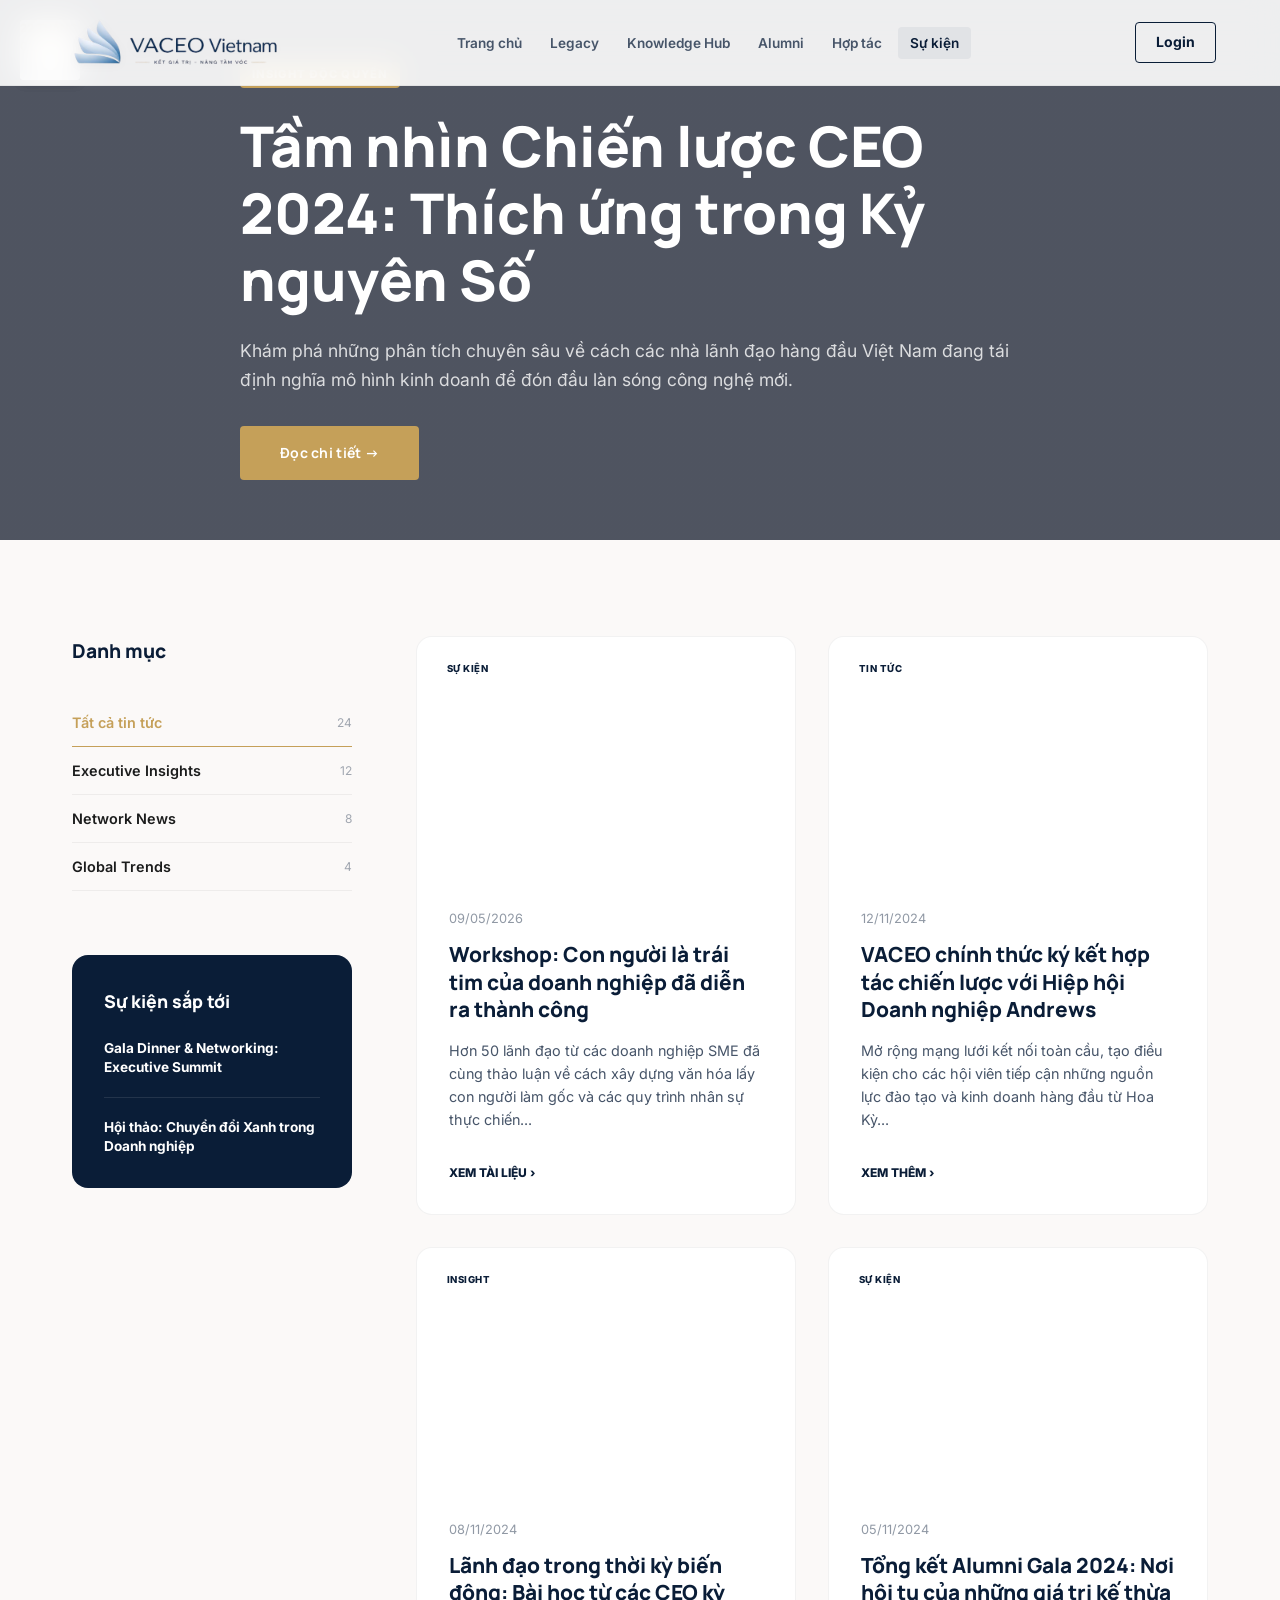
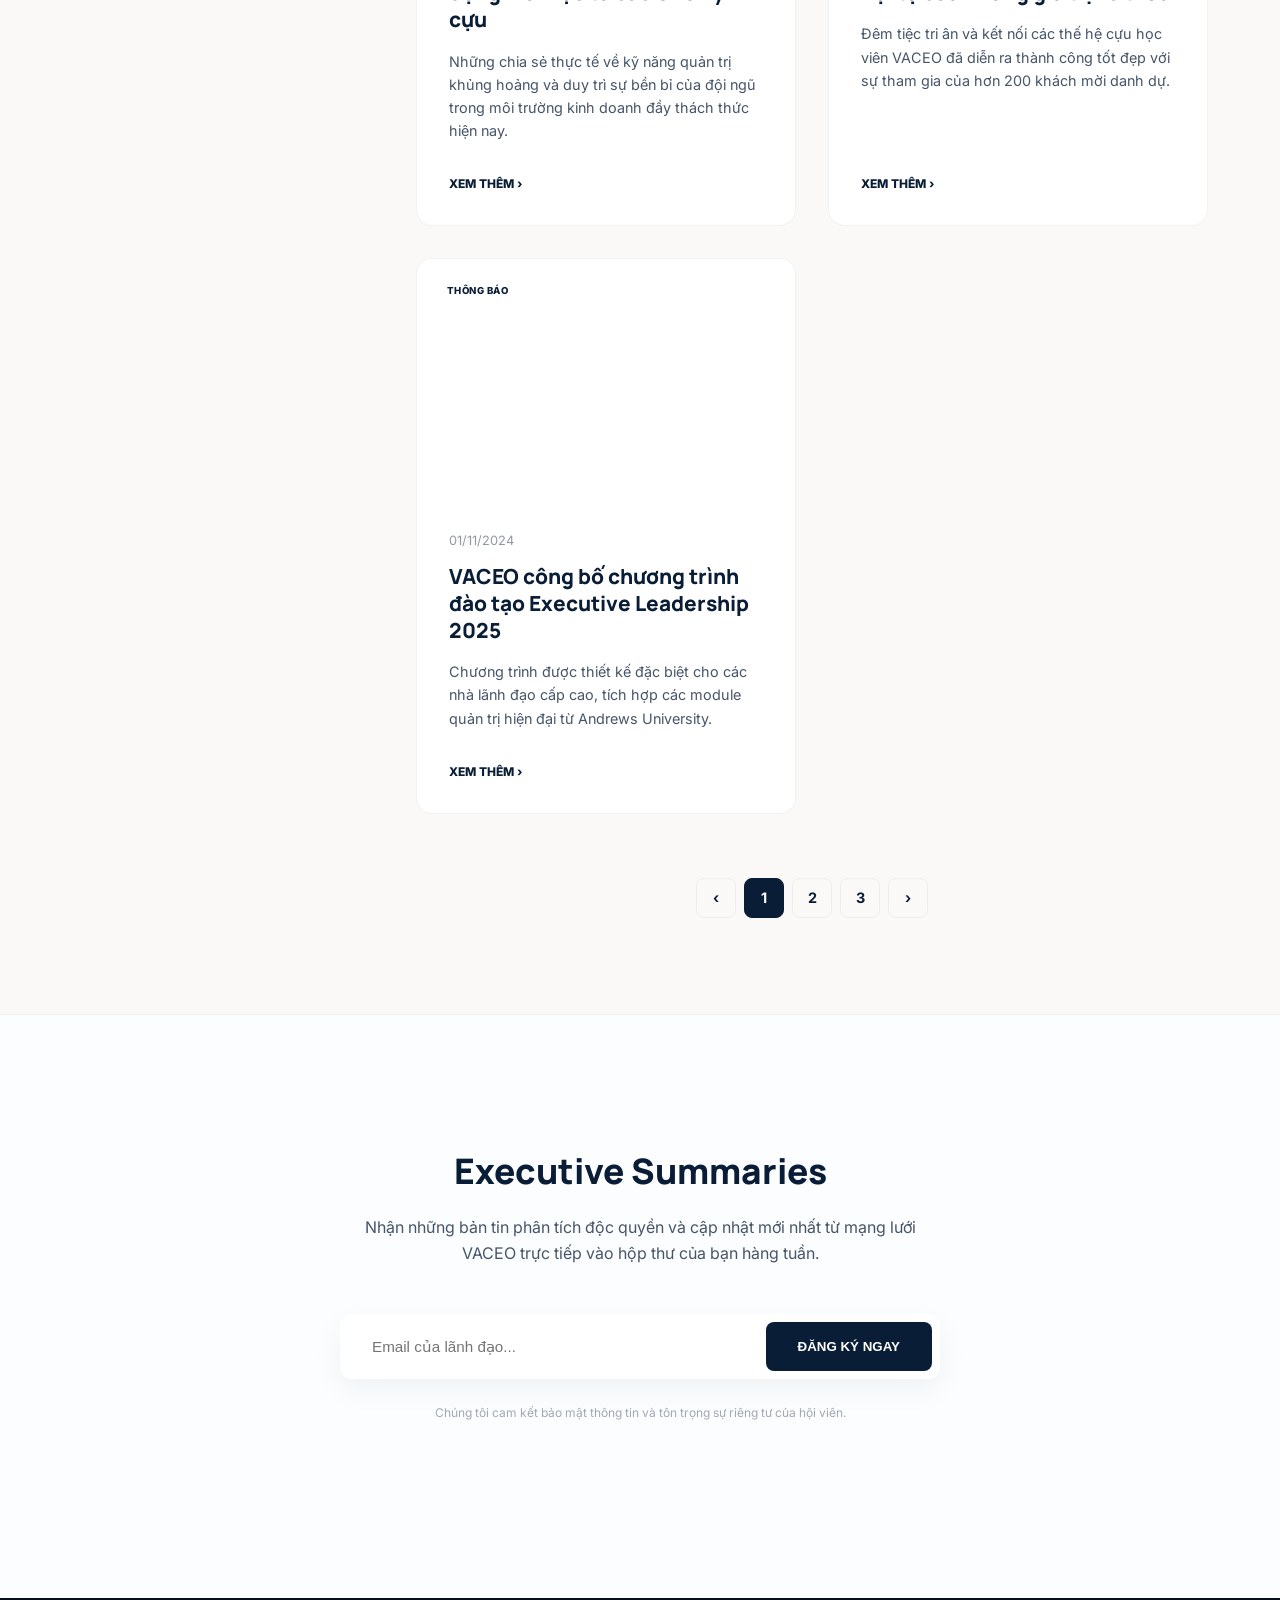
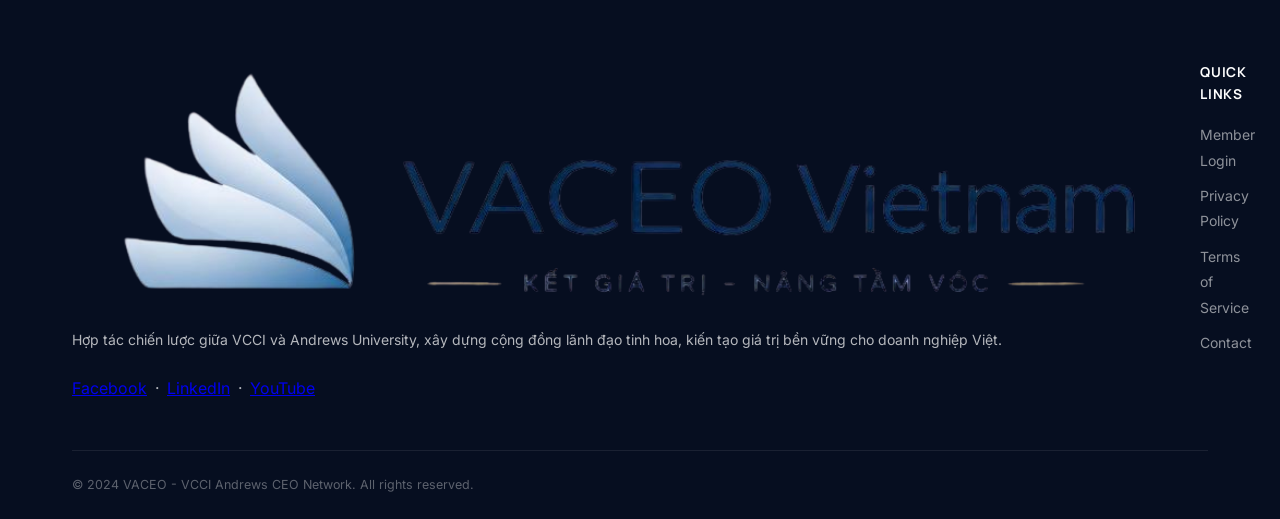
<file: pages/news.html>
<!DOCTYPE html>
<html lang="vi">
<head>
  <meta charset="UTF-8" />
  <meta name="viewport" content="width=device-width, initial-scale=1.0" />
  <title>Tin tức & Sự kiện | KẾT GIÁ TRỊ - NÂNG TẦM VÓC</title>
  <meta name="description" content="Tin tức, sự kiện và hoạt động mới nhất từ cộng đồng CEO VACEO và mạng lưới VCCI-Andrews." />
  <link rel="preconnect" href="https://fonts.googleapis.com" />
  <link href="https://fonts.googleapis.com/css2?family=Manrope:wght@300;400;500;600;700;800&family=Inter:wght@400;500;600&display=swap" rel="stylesheet" />
  <link rel="stylesheet" href="../css/style.css" />
  <style>
    /* News Hub Specific Styles */
    .hero-news {
      height: 60vh;
      min-height: 500px;
      background: linear-gradient(rgba(6, 14, 32, 0.7), rgba(6, 14, 32, 0.7)), url('https://images.unsplash.com/photo-1486406146926-c627a92ad1ab?auto=format&fit=crop&q=80&w=2000');
      background-size: cover;
      background-position: center;
      display: flex;
      align-items: center;
      color: #fff;
    }
    .hero-news-content { max-width: 800px; }
    .hero-news .badge { background: var(--gold); color: #fff; font-size: 0.7rem; font-weight: 800; padding: 4px 12px; border-radius: 4px; text-transform: uppercase; margin-bottom: 1.5rem; display: inline-block; letter-spacing: 0.1em; }
    .hero-news h1 { font-family: 'Manrope', sans-serif; font-size: 3.5rem; font-weight: 800; line-height: 1.2; margin-bottom: 1.5rem; }
    .hero-news p { font-size: 1.1rem; color: rgba(255,255,255,0.8); margin-bottom: 2rem; line-height: 1.6; }

    /* Layout */
    .news-container { display: grid; grid-template-columns: 280px 1fr; gap: 4rem; padding: 6rem 0; }

    /* Sidebar */
    .sidebar-title { font-family: 'Manrope', sans-serif; font-size: 1.2rem; font-weight: 800; color: var(--navy); margin-bottom: 2rem; }
    .cat-list { list-style: none; padding: 0; margin-bottom: 4rem; }
    .cat-item { display: flex; justify-content: space-between; align-items: center; padding: 0.75rem 0; border-bottom: 1px solid rgba(0,0,0,0.05); cursor: pointer; transition: var(--transition); }
    .cat-item:hover { transform: translateX(5px); }
    .cat-item.active { color: var(--gold); border-bottom-color: var(--gold); }
    .cat-name { font-size: 0.9rem; font-weight: 600; }
    .cat-count { font-size: 0.75rem; color: var(--on-surface-var); opacity: 0.5; }

    .upcoming-events { background: var(--navy); border-radius: 1rem; padding: 2rem; color: #fff; }
    .upcoming-events h3 { font-family: 'Manrope', sans-serif; font-size: 1.1rem; font-weight: 800; margin-bottom: 1.5rem; }
    .event-item { border-bottom: 1px solid rgba(255,255,255,0.1); padding-bottom: 1.25rem; margin-bottom: 1.25rem; }
    .event-item:last-child { border: none; padding: 0; margin: 0; }
    .event-date { font-size: 0.7rem; font-weight: 700; color: var(--gold); text-transform: uppercase; margin-bottom: 0.5rem; display: block; }
    .event-title { font-size: 0.85rem; font-weight: 700; line-height: 1.4; color: #fff; text-decoration: none; display: block; transition: var(--transition); }
    .event-title:hover { color: var(--gold); }

    /* News Grid */
    .news-grid { display: grid; grid-template-columns: 1fr 1fr; gap: 2rem; }
    .news-card { background: #fff; border-radius: 1rem; overflow: hidden; border: 1px solid rgba(0,0,0,0.05); transition: var(--transition); display: flex; flex-direction: column; }
    .news-card:hover { transform: translateY(-10px); box-shadow: 0 20px 40px rgba(0,0,0,0.05); }
    .card-thumb { height: 240px; background-size: cover; background-position: center; position: relative; }
    .card-badge { position: absolute; top: 1.25rem; left: 1.25rem; background: #fff; color: var(--navy); font-size: 0.6rem; font-weight: 800; padding: 4px 10px; border-radius: 4px; text-transform: uppercase; letter-spacing: 0.05em; }
    .card-body { padding: 2rem; flex: 1; display: flex; flex-direction: column; }
    .card-date { font-size: 0.8rem; color: var(--on-surface-var); opacity: 0.6; margin-bottom: 0.75rem; display: block; }
    .card-body h3 { font-family: 'Manrope', sans-serif; font-size: 1.3rem; font-weight: 800; color: var(--navy); margin-bottom: 1rem; line-height: 1.3; }
    .card-body p { font-size: 0.9rem; color: var(--on-surface-var); line-height: 1.6; margin-bottom: 2rem; }
    .read-more { font-size: 0.75rem; font-weight: 800; color: var(--navy); text-decoration: none; text-transform: uppercase; margin-top: auto; transition: var(--transition); }
    .read-more:hover { color: var(--gold); letter-spacing: 0.05em; }

    /* Pagination */
    .pagination { display: flex; justify-content: center; align-items: center; gap: 0.5rem; margin-top: 4rem; }
    .page-btn { width: 40px; height: 40px; display: flex; align-items: center; justify-content: center; border: 1px solid rgba(0,0,0,0.05); border-radius: 8px; font-size: 0.9rem; font-weight: 700; color: var(--navy); text-decoration: none; transition: var(--transition); }
    .page-btn:hover, .page-btn.active { background: var(--navy); color: #fff; border-color: var(--navy); }

    /* Newsletter CTA */
    .summary-section { background: #fcfdfe; padding: 8rem 0; text-align: center; border-top: 1px solid rgba(0,0,0,0.05); }
    .summary-section h2 { font-family: 'Manrope', sans-serif; font-size: 2.2rem; font-weight: 800; color: var(--navy); margin-bottom: 1rem; }
    .summary-section p { font-size: 1rem; color: var(--on-surface-var); max-width: 600px; margin: 0 auto 3rem; line-height: 1.6; }
    .summary-form { max-width: 600px; margin: 0 auto; display: flex; gap: 1rem; background: #fff; padding: 0.5rem; border-radius: 12px; box-shadow: 0 10px 30px rgba(0,0,0,0.05); }
    .summary-form input { flex: 1; border: none; padding: 1rem 1.5rem; font-size: 0.95rem; outline: none; }
    .summary-form button { background: var(--navy); color: #fff; border: none; padding: 0 2rem; border-radius: 8px; font-weight: 700; cursor: pointer; transition: var(--transition); }
    .summary-form button:hover { background: #0c1c36; }

    @media(max-width:992px) {
      .news-container, .news-grid { grid-template-columns: 1fr; }
      .hero-news h1 { font-size: 2.5rem; }
    }
  </style>
</head>
<body>
  <nav id="navbar">
    <div class="nav-inner">
      <a href="../index.html" class="logo">
        <img src="../assets/img/logo.png" alt="VACEO Logo" class="logo-img">
      </a>
      <ul class="nav-links">
        <li><a href="../index.html" class="nav-link">Trang chủ</a></li>
        <li><a href="legacy.html" class="nav-link">Legacy</a></li>
        <li><a href="knowledge.html" class="nav-link">Knowledge Hub</a></li>
        <li><a href="alumni.html" class="nav-link">Alumni</a></li>
        <li><a href="cooperation.html" class="nav-link">Hợp tác</a></li>
        <li><a href="news.html" class="nav-link active">Sự kiện</a></li>
      </ul>
      <div class="nav-actions">
        <a href="#" class="btn-outline-nav">Login</a>
      </div>
      <button class="mobile-toggle" id="mobileToggle"><span></span><span></span><span></span></button>
    </div>
  </nav>

  <section class="hero-news">
    <div class="container">
      <div class="hero-news-content">
        <span class="badge">INSIGHT ĐỘC QUYỀN</span>
        <h1>Tầm nhìn Chiến lược CEO 2024: Thích ứng trong Kỷ nguyên Số</h1>
        <p>Khám phá những phân tích chuyên sâu về cách các nhà lãnh đạo hàng đầu Việt Nam đang tái định nghĩa mô hình kinh doanh để đón đầu làn sóng công nghệ mới.</p>
        <a href="#" class="btn-gold" style="padding: 1rem 2.5rem;">Đọc chi tiết →</a>
      </div>
    </div>
  </section>

  <section class="container">
    <div class="news-container">
      <aside class="news-sidebar">
        <h2 class="sidebar-title">Danh mục</h2>
        <ul class="cat-list">
          <li class="cat-item active"><span class="cat-name">Tất cả tin tức</span> <span class="cat-count">24</span></li>
          <li class="cat-item"><span class="cat-name">Executive Insights</span> <span class="cat-count">12</span></li>
          <li class="cat-item"><span class="cat-name">Network News</span> <span class="cat-count">8</span></li>
          <li class="cat-item"><span class="cat-name">Global Trends</span> <span class="cat-count">4</span></li>
        </ul>

        <div class="upcoming-events">
          <h3>Sự kiện sắp tới</h3>
          <div class="event-item">
            <span class="event-date">15 THÁNG 12, 2024</span>
            <a href="#" class="event-title">Gala Dinner & Networking: Executive Summit</a>
          </div>
          <div class="event-item">
            <span class="event-date">22 THÁNG 01, 2025</span>
            <a href="#" class="event-title">Hội thảo: Chuyển đổi Xanh trong Doanh nghiệp</a>
          </div>
        </div>
      </aside>

      <main class="news-main">
        <div class="news-grid">
          <div class="news-card">
            <div class="card-thumb" style="background-image: url('https://images.unsplash.com/photo-1552664730-d307ca884978?auto=format&fit=crop&q=80&w=1000');">
              <span class="card-badge">SỰ KIỆN</span>
            </div>
            <div class="card-body">
              <span class="card-date">09/05/2026</span>
              <h3>Workshop: Con người là trái tim của doanh nghiệp đã diễn ra thành công</h3>
              <p>Hơn 50 lãnh đạo từ các doanh nghiệp SME đã cùng thảo luận về cách xây dựng văn hóa lấy con người làm gốc và các quy trình nhân sự thực chiến...</p>
              <a href="viewer_heart_human.html" class="read-more">XEM TÀI LIỆU ›</a>
            </div>
          </div>

          <div class="news-card">
            <div class="card-thumb" style="background-image: url('https://images.unsplash.com/photo-1431540015161-0bf868a2d407?auto=format&fit=crop&q=80&w=1000');">
              <span class="card-badge">TIN TỨC</span>
            </div>
            <div class="card-body">
              <span class="card-date">12/11/2024</span>
              <h3>VACEO chính thức ký kết hợp tác chiến lược với Hiệp hội Doanh nghiệp Andrews</h3>
              <p>Mở rộng mạng lưới kết nối toàn cầu, tạo điều kiện cho các hội viên tiếp cận những nguồn lực đào tạo và kinh doanh hàng đầu từ Hoa Kỳ...</p>
              <a href="#" class="read-more">XEM THÊM ›</a>
            </div>
          </div>

          <div class="news-card">
            <div class="card-thumb" style="background-image: url('https://images.unsplash.com/photo-1472099645785-5658abf4ff4e?auto=format&fit=crop&q=80&w=1000');">
              <span class="card-badge">INSIGHT</span>
            </div>
            <div class="card-body">
              <span class="card-date">08/11/2024</span>
              <h3>Lãnh đạo trong thời kỳ biến động: Bài học từ các CEO kỳ cựu</h3>
              <p>Những chia sẻ thực tế về kỹ năng quản trị khủng hoảng và duy trì sự bền bỉ của đội ngũ trong môi trường kinh doanh đầy thách thức hiện nay.</p>
              <a href="#" class="read-more">XEM THÊM ›</a>
            </div>
          </div>

          <div class="news-card">
            <div class="card-thumb" style="background-image: url('https://images.unsplash.com/photo-1515187029135-18ee286d815b?auto=format&fit=crop&q=80&w=1000');">
              <span class="card-badge">SỰ KIỆN</span>
            </div>
            <div class="card-body">
              <span class="card-date">05/11/2024</span>
              <h3>Tổng kết Alumni Gala 2024: Nơi hội tụ của những giá trị kế thừa</h3>
              <p>Đêm tiệc tri ân và kết nối các thế hệ cựu học viên VACEO đã diễn ra thành công tốt đẹp với sự tham gia của hơn 200 khách mời danh dự.</p>
              <a href="#" class="read-more">XEM THÊM ›</a>
            </div>
          </div>

          <div class="news-card">
            <div class="card-thumb" style="background-image: url('https://images.unsplash.com/photo-1498050108023-c5249f4df085?auto=format&fit=crop&q=80&w=1000');">
              <span class="card-badge">THÔNG BÁO</span>
            </div>
            <div class="card-body">
              <span class="card-date">01/11/2024</span>
              <h3>VACEO công bố chương trình đào tạo Executive Leadership 2025</h3>
              <p>Chương trình được thiết kế đặc biệt cho các nhà lãnh đạo cấp cao, tích hợp các module quản trị hiện đại từ Andrews University.</p>
              <a href="#" class="read-more">XEM THÊM ›</a>
            </div>
          </div>
        </div>

        <div class="pagination">
          <a href="#" class="page-btn">‹</a>
          <a href="#" class="page-btn active">1</a>
          <a href="#" class="page-btn">2</a>
          <a href="#" class="page-btn">3</a>
          <a href="#" class="page-btn">›</a>
        </div>
      </main>
    </div>
  </section>

  <section class="summary-section">
    <div class="container">
      <h2>Executive Summaries</h2>
      <p>Nhận những bản tin phân tích độc quyền và cập nhật mới nhất từ mạng lưới VACEO trực tiếp vào hộp thư của bạn hàng tuần.</p>
      <div class="summary-form">
        <input type="email" placeholder="Email của lãnh đạo...">
        <button>ĐĂNG KÝ NGAY</button>
      </div>
      <p style="font-size: 0.75rem; color: var(--on-surface-var); opacity: 0.5; margin-top: 1.5rem;">Chúng tôi cam kết bảo mật thông tin và tôn trọng sự riêng tư của hội viên.</p>
    </div>
  </section>

  <footer class="footer">
    <div class="container">
      <div class="footer-grid">
        <div class="footer-brand">
          <div class="footer-logo">
            <img src="../assets/img/logo.png" alt="VACEO Logo" class="footer-logo-img">
          </div>
          <p>Hợp tác chiến lược giữa VCCI và Andrews University, xây dựng cộng đồng lãnh đạo tinh hoa, kiến tạo giá trị bền vững cho doanh nghiệp Việt.</p>
          <div class="footer-socials">
            <a href="#">Facebook</a> · <a href="#">LinkedIn</a> · <a href="#">YouTube</a>
          </div>
        </div>
        <div class="footer-col">
          <h4>QUICK LINKS</h4>
          <ul>
            <li><a href="#">Member Login</a></li>
            <li><a href="#">Privacy Policy</a></li>
            <li><a href="#">Terms of Service</a></li>
            <li><a href="#">Contact</a></li>
          </ul>
        </div>
        <div class="footer-col">
          <h4>VĂN PHÒNG</h4>
          <ul class="contact-list">
            <li>Tầng 4, Tòa nhà VCCI</li>
            <li>Số 9 Đào Duy Anh, Đống Đa</li>
            <li>Hà Nội, Việt Nam</li>
            <li>info@vaceo.edu.vn</li>
          </ul>
        </div>
      </div>
      <div class="footer-bottom">
        <p>© 2024 VACEO - VCCI Andrews CEO Network. All rights reserved.</p>
      </div>
    </div>
  </footer>
  <script src="../js/main.js"></script>
</body>
</html>
</file>
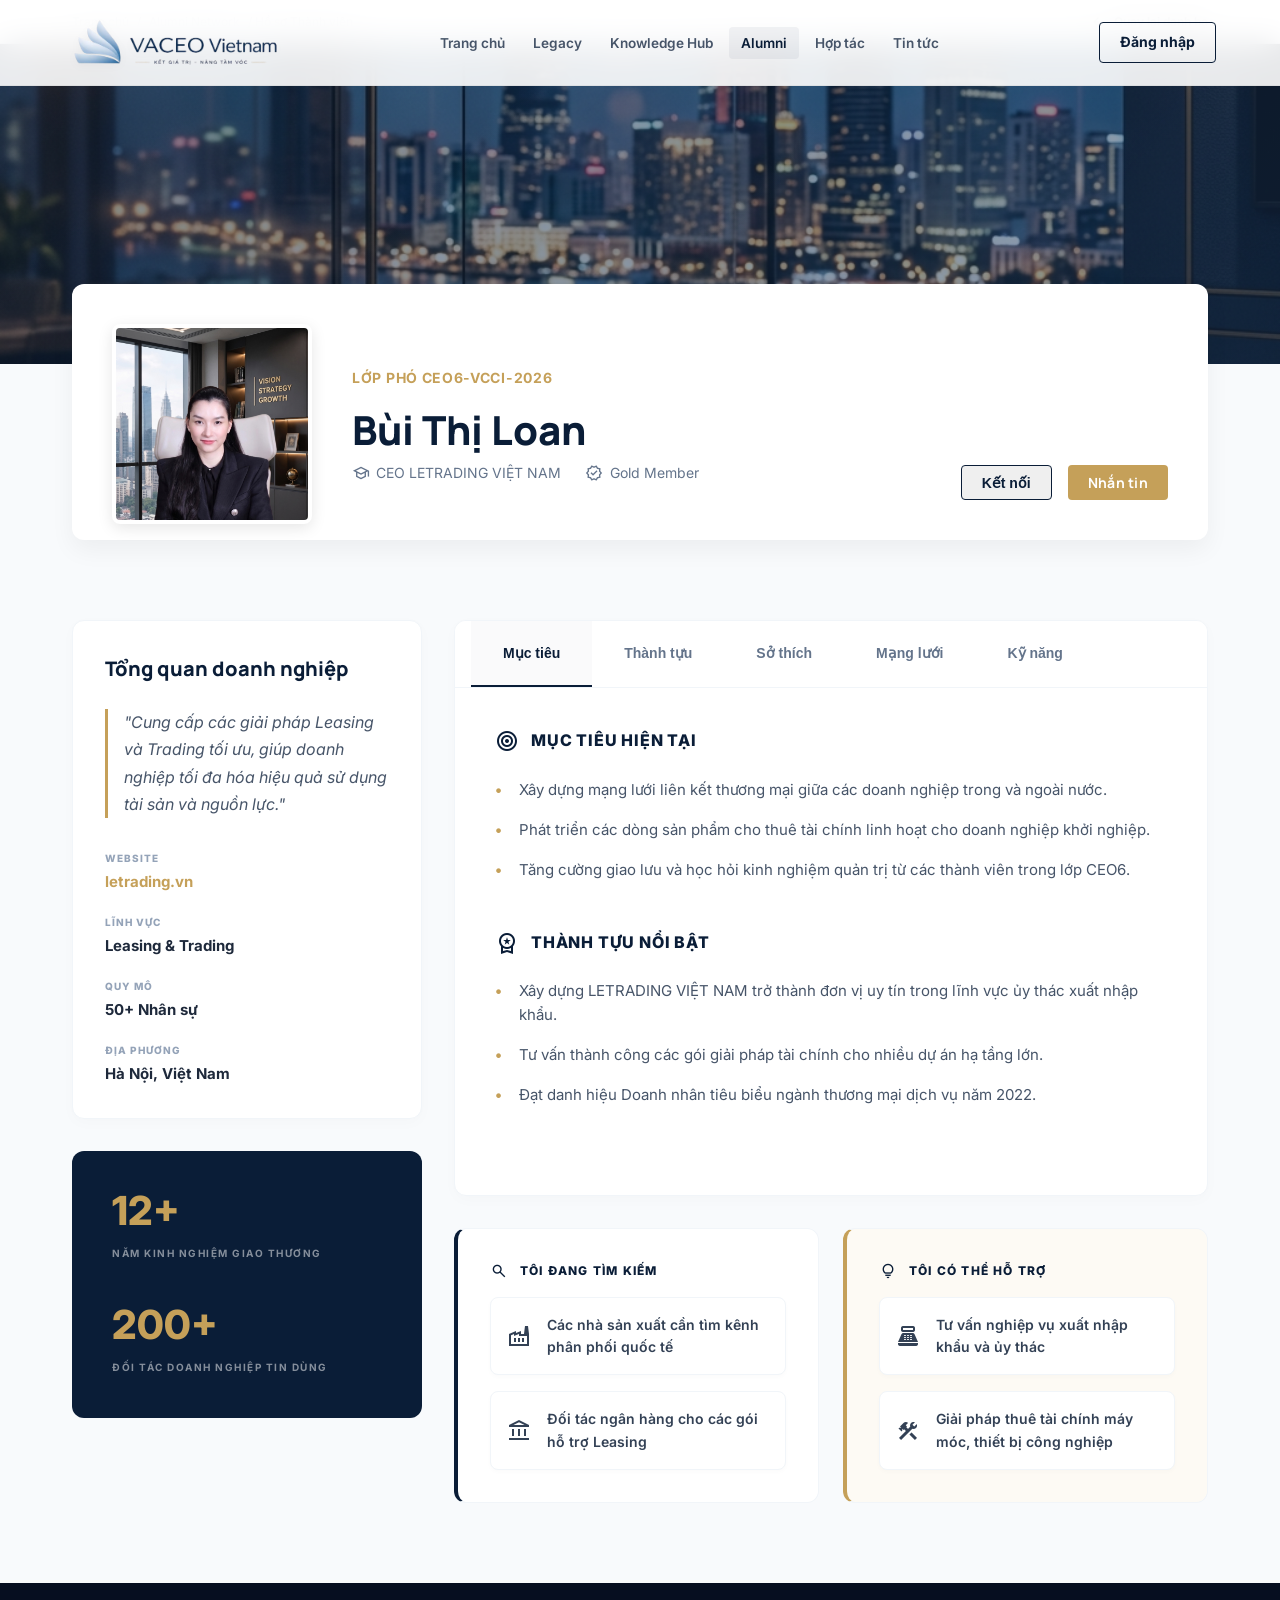
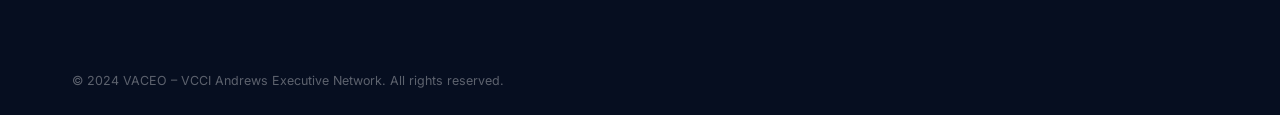
<file: pages/profile_buithiloan.html>
<!DOCTYPE html>
<html lang="vi">
<head>
    <meta charset="UTF-8">
    <meta name="viewport" content="width=device-width, initial-scale=1.0">
    <title>Hồ sơ Thành viên: Bùi Thị Loan | VACEO Network</title>
    <link rel="preconnect" href="https://fonts.googleapis.com">
    <link href="https://fonts.googleapis.com/css2?family=Manrope:wght@300;400;500;600;700;800&family=Inter:wght@400;500;600&display=swap" rel="stylesheet">
    <link rel="stylesheet" href="https://fonts.googleapis.com/css2?family=Material+Symbols+Outlined:opsz,wght,FILL,GRAD@20..48,100..700,0..1,-50..200" />
    <link rel="stylesheet" href="../css/style.css">
    <style>
        body { background-color: #f8fafc; color: #1e293b; }
        
        /* Breadcrumbs */
        .breadcrumb-wrap { background: #fff; border-bottom: 1px solid #e2e8f0; padding: 0.75rem 0; }
        .breadcrumb-inner { display: flex; justify-content: space-between; align-items: center; }
        .breadcrumbs { font-size: 0.75rem; color: #64748b; display: flex; gap: 0.5rem; }
        .breadcrumbs a { color: #64748b; text-decoration: none; }
        .breadcrumbs a:hover { color: var(--navy); }
        .back-link { display: flex; align-items: center; gap: 0.5rem; font-size: 0.75rem; font-weight: 600; color: #1e293b; text-decoration: none; transition: 0.3s; }
        .back-link:hover { color: var(--gold); }

        /* Profile Hero */
        .profile-hero { position: relative; margin-bottom: 5rem; }
        .cover-image { height: 320px; width: 100%; background: linear-gradient(135deg, #0a1d37 0%, #1e3a5f 100%); position: relative; overflow: hidden; }
        .cover-image img { width: 100%; height: 100%; object-fit: cover; opacity: 0.5; }
        
        .profile-header-card { 
            background: #fff; 
            border-radius: 12px; 
            box-shadow: 0 10px 25px rgba(0,0,0,0.05); 
            margin-top: -80px; 
            position: relative; 
            z-index: 10; 
            padding: 2.5rem;
            display: flex;
            align-items: flex-end;
            gap: 2.5rem;
        }
        .profile-avatar-wrap { 
            width: 200px; 
            height: 200px; 
            border-radius: 8px; 
            overflow: hidden; 
            border: 4px solid #fff; 
            box-shadow: 0 4px 15px rgba(0,0,0,0.1);
            background: #eee;
            flex-shrink: 0;
            margin-bottom: -1.5rem;
        }
        .profile-avatar-wrap img { width: 100%; height: 100%; object-fit: cover; object-position: top; }
        
        .profile-main-info { flex: 1; margin-bottom: 1rem; }
        .profile-name { font-family: 'Manrope', sans-serif; font-size: 2.5rem; font-weight: 800; color: var(--navy); line-height: 1.2; margin-bottom: 0.5rem; }
        .profile-title { color: var(--gold); font-weight: 700; font-size: 0.875rem; text-transform: uppercase; letter-spacing: 0.05em; margin-bottom: 1rem; }
        .profile-meta { display: flex; gap: 1.5rem; color: #64748b; font-size: 0.875rem; }
        .meta-item { display: flex; align-items: center; gap: 0.4rem; }
        .profile-actions { display: flex; gap: 1rem; }

        /* Content Grid */
        .profile-grid { display: grid; grid-template-columns: 350px 1fr; gap: 2rem; margin-bottom: 5rem; }
        
        .sidebar-card { background: #fff; border-radius: 12px; padding: 2rem; box-shadow: 0 4px 15px rgba(0,0,0,0.02); border: 1px solid #f1f5f9; margin-bottom: 2rem; }
        .sidebar-title { font-family: 'Manrope', sans-serif; font-size: 1.25rem; font-weight: 800; color: var(--navy); margin-bottom: 1.5rem; }
        .mission-quote { font-style: italic; color: #475569; line-height: 1.7; margin-bottom: 2rem; border-left: 3px solid var(--gold); padding-left: 1rem; }
        
        .info-list { display: flex; flex-direction: column; gap: 1.25rem; }
        .info-label { display: block; font-size: 0.625rem; font-weight: 800; color: #94a3b8; text-transform: uppercase; letter-spacing: 0.1em; margin-bottom: 0.25rem; }
        .info-value { display: block; font-size: 0.9375rem; font-weight: 700; color: #1e293b; }
        .info-link { color: var(--gold); text-decoration: none; }

        .stat-box { background: var(--navy); border-radius: 12px; padding: 2.5rem; color: #fff; margin-top: 2rem; }
        .stat-item-lg { margin-bottom: 2.5rem; }
        .stat-item-lg:last-child { margin-bottom: 0; }
        .stat-val { font-size: 2.5rem; font-weight: 800; color: var(--gold); display: block; line-height: 1; margin-bottom: 0.5rem; }
        .stat-lab { font-size: 0.625rem; font-weight: 700; color: rgba(255,255,255,0.5); text-transform: uppercase; letter-spacing: 0.15em; }

        /* Main Tabs */
        .content-card { background: #fff; border-radius: 12px; box-shadow: 0 4px 15px rgba(0,0,0,0.02); border: 1px solid #f1f5f9; min-height: 400px; overflow: hidden; }
        .tabs-header { background: #fff; border-bottom: 1px solid #f1f5f9; display: flex; padding: 0 1rem; }
        .tab-btn { padding: 1.5rem 2rem; font-size: 0.875rem; font-weight: 700; color: #64748b; border: none; background: none; cursor: pointer; border-bottom: 2px solid transparent; transition: 0.3s; }
        .tab-btn:hover { color: var(--navy); }
        .tab-btn.active { color: var(--navy); border-bottom-color: var(--navy); background: rgba(10,29,55,0.02); }
        
        .tab-content { padding: 2.5rem; }
        .content-section { margin-bottom: 3rem; }
        .content-title { display: flex; align-items: center; gap: 0.75rem; font-size: 1rem; font-weight: 800; color: var(--navy); margin-bottom: 1.5rem; text-transform: uppercase; letter-spacing: 0.05em; }
        
        .bullet-list { list-style: none; padding: 0; }
        .bullet-list li { position: relative; padding-left: 1.5rem; margin-bottom: 1rem; font-size: 0.9375rem; color: #475569; line-height: 1.6; }
        .bullet-list li::before { content: '•'; position: absolute; left: 0; color: var(--gold); font-weight: bold; }

        /* Seeking/Offering */
        .dual-cards { display: grid; grid-template-columns: 1fr 1fr; gap: 1.5rem; margin-top: 2rem; }
        .exchange-card { background: #fff; border-radius: 12px; padding: 2rem; border: 1px solid #f1f5f9; display: flex; flex-direction: column; gap: 1rem; transition: 0.3s; }
        .exchange-card:hover { border-color: var(--gold); transform: translateY(-5px); }
        .exchange-card.seeking { border-left: 4px solid var(--navy); }
        .exchange-card.offering { border-left: 4px solid var(--gold); background: #fdfaf4; }
        
        .ex-header { display: flex; align-items: center; gap: 0.75rem; font-size: 0.75rem; font-weight: 800; color: var(--navy); text-transform: uppercase; letter-spacing: 0.1em; }
        .ex-item { background: #fff; border: 1px solid #f1f5f9; padding: 1rem; border-radius: 8px; display: flex; align-items: center; gap: 1rem; font-size: 0.875rem; font-weight: 600; color: #334155; box-shadow: 0 2px 5px rgba(0,0,0,0.02); }
        .ex-item i { color: var(--gold); font-size: 20px; }

        @media (max-width: 1100px) {
            .profile-grid { grid-template-columns: 1fr; }
            .profile-header-card { flex-direction: column; align-items: center; text-align: center; }
            .profile-avatar-wrap { margin-bottom: 0; }
            .profile-actions { justify-content: center; }
            .dual-cards { grid-template-columns: 1fr; }
        }
    </style>
</head>
<body>
    <nav id="navbar">
        <div class="nav-inner">
            <a href="../index.html" class="logo">
                <img src="../assets/img/logo.png" alt="VACEO Vietnam" class="logo-img">
            </a>
            <ul class="nav-links">
                <li><a href="../index.html" class="nav-link">Trang chủ</a></li>
                <li><a href="legacy.html" class="nav-link">Legacy</a></li>
                <li><a href="knowledge.html" class="nav-link">Knowledge Hub</a></li>
                <li><a href="alumni.html" class="nav-link active">Alumni</a></li>
                <li><a href="cooperation.html" class="nav-link">Hợp tác</a></li>
                <li><a href="news.html" class="nav-link">Tin tức</a></li>
            </ul>
            <div class="nav-actions">
                <a href="#" class="btn-outline-nav">Đăng nhập</a>
            </div>
            <button class="mobile-toggle" id="mobileToggle"><span></span><span></span><span></span></button>
        </div>
    </nav>

    <div class="breadcrumb-wrap">
        <div class="container breadcrumb-inner">
            <div class="breadcrumbs">
                <a href="../index.html">Trang chủ</a> / <a href="alumni.html">Alumni Network</a> / Hồ sơ Thành viên
            </div>
            <a href="alumni.html" class="back-link">
                <span class="material-symbols-outlined" style="font-size: 16px;">arrow_back</span> Quay lại danh bạ
            </a>
        </div>
    </div>

    <section class="profile-hero">
        <div class="cover-image">
            <img src="../assets/img/hero_bg.png" alt="Cover">
        </div>
        <div class="container">
            <div class="profile-header-card">
                <div class="profile-avatar-wrap">
                    <img src="../assets/img/alumni_buithiloan.jpg" alt="Bùi Thị Loan">
                </div>
                <div class="profile-main-info">
                    <div class="profile-title">Lớp phó CEO6-VCCI-2026</div>
                    <h1 class="profile-name">Bùi Thị Loan</h1>
                    <div class="profile-meta">
                        <div class="meta-item"><span class="material-symbols-outlined" style="font-size: 18px;">school</span> CEO LETRADING VIỆT NAM</div>
                        <div class="meta-item"><span class="material-symbols-outlined" style="font-size: 18px;">verified</span> Gold Member</div>
                    </div>
                </div>
                <div class="profile-actions">
                    <button class="btn-outline">Kết nối</button>
                    <button class="btn-gold">Nhắn tin</button>
                </div>
            </div>
        </div>
    </section>

    <div class="container">
        <div class="profile-grid">
            <!-- Sidebar -->
            <aside>
                <div class="sidebar-card">
                    <h4 class="sidebar-title">Tổng quan doanh nghiệp</h4>
                    <p class="mission-quote">"Cung cấp các giải pháp Leasing và Trading tối ưu, giúp doanh nghiệp tối đa hóa hiệu quả sử dụng tài sản và nguồn lực."</p>
                    <div class="info-list">
                        <div>
                            <span class="info-label">WEBSITE</span>
                            <a href="https://letrading.vn" class="info-value info-link" target="_blank">letrading.vn</a>
                        </div>
                        <div>
                            <span class="info-label">LĨNH VỰC</span>
                            <span class="info-value">Leasing & Trading</span>
                        </div>
                        <div>
                            <span class="info-label">QUY MÔ</span>
                            <span class="info-value">50+ Nhân sự</span>
                        </div>
                        <div>
                            <span class="info-label">ĐỊA PHƯƠNG</span>
                            <span class="info-value">Hà Nội, Việt Nam</span>
                        </div>
                    </div>
                </div>

                <div class="stat-box">
                    <div class="stat-item-lg">
                        <span class="stat-val">12+</span>
                        <span class="stat-lab">Năm kinh nghiệm giao thương</span>
                    </div>
                    <div class="stat-item-lg">
                        <span class="stat-val">200+</span>
                        <span class="stat-lab">Đối tác doanh nghiệp tin dùng</span>
                    </div>
                </div>
            </aside>

            <!-- Main Content -->
            <div class="main-content">
                <div class="content-card">
                    <div class="tabs-header">
                        <button class="tab-btn active">Mục tiêu</button>
                        <button class="tab-btn">Thành tựu</button>
                        <button class="tab-btn">Sở thích</button>
                        <button class="tab-btn">Mạng lưới</button>
                        <button class="tab-btn">Kỹ năng</button>
                    </div>
                    <div class="tab-content">
                        <div class="content-section">
                            <h4 class="content-title"><span class="material-symbols-outlined">target</span> Mục tiêu hiện tại</h4>
                            <ul class="bullet-list">
                                <li>Xây dựng mạng lưới liên kết thương mại giữa các doanh nghiệp trong và ngoài nước.</li>
                                <li>Phát triển các dòng sản phẩm cho thuê tài chính linh hoạt cho doanh nghiệp khởi nghiệp.</li>
                                <li>Tăng cường giao lưu và học hỏi kinh nghiệm quản trị từ các thành viên trong lớp CEO6.</li>
                            </ul>
                        </div>
                        <div class="content-section">
                            <h4 class="content-title"><span class="material-symbols-outlined">workspace_premium</span> Thành tựu nổi bật</h4>
                            <ul class="bullet-list">
                                <li>Xây dựng LETRADING VIỆT NAM trở thành đơn vị uy tín trong lĩnh vực ủy thác xuất nhập khẩu.</li>
                                <li>Tư vấn thành công các gói giải pháp tài chính cho nhiều dự án hạ tầng lớn.</li>
                                <li>Đạt danh hiệu Doanh nhân tiêu biểu ngành thương mại dịch vụ năm 2022.</li>
                            </ul>
                        </div>
                    </div>
                </div>

                <div class="dual-cards">
                    <div class="exchange-card seeking">
                        <div class="ex-header"><span class="material-symbols-outlined" style="font-size: 18px;">search</span> TÔI ĐANG TÌM KIẾM</div>
                        <div class="ex-item">
                            <span class="material-symbols-outlined">factory</span>
                            Các nhà sản xuất cần tìm kênh phân phối quốc tế
                        </div>
                        <div class="ex-item">
                            <span class="material-symbols-outlined">account_balance</span>
                            Đối tác ngân hàng cho các gói hỗ trợ Leasing
                        </div>
                    </div>
                    <div class="exchange-card offering">
                        <div class="ex-header"><span class="material-symbols-outlined" style="font-size: 18px;">lightbulb</span> TÔI CÓ THỂ HỖ TRỢ</div>
                        <div class="ex-item">
                            <span class="material-symbols-outlined">point_of_sale</span>
                            Tư vấn nghiệp vụ xuất nhập khẩu và ủy thác
                        </div>
                        <div class="ex-item">
                            <span class="material-symbols-outlined">construction</span>
                            Giải pháp thuê tài chính máy móc, thiết bị công nghiệp
                        </div>
                    </div>
                </div>
            </div>
        </div>
    </div>

    <footer class="footer">
        <div class="container">
            <div class="footer-bottom">
                <p>© 2024 VACEO – VCCI Andrews Executive Network. All rights reserved.</p>
            </div>
        </div>
    </footer>

    <script src="../js/main.js"></script>
</body>
</html>
</file>
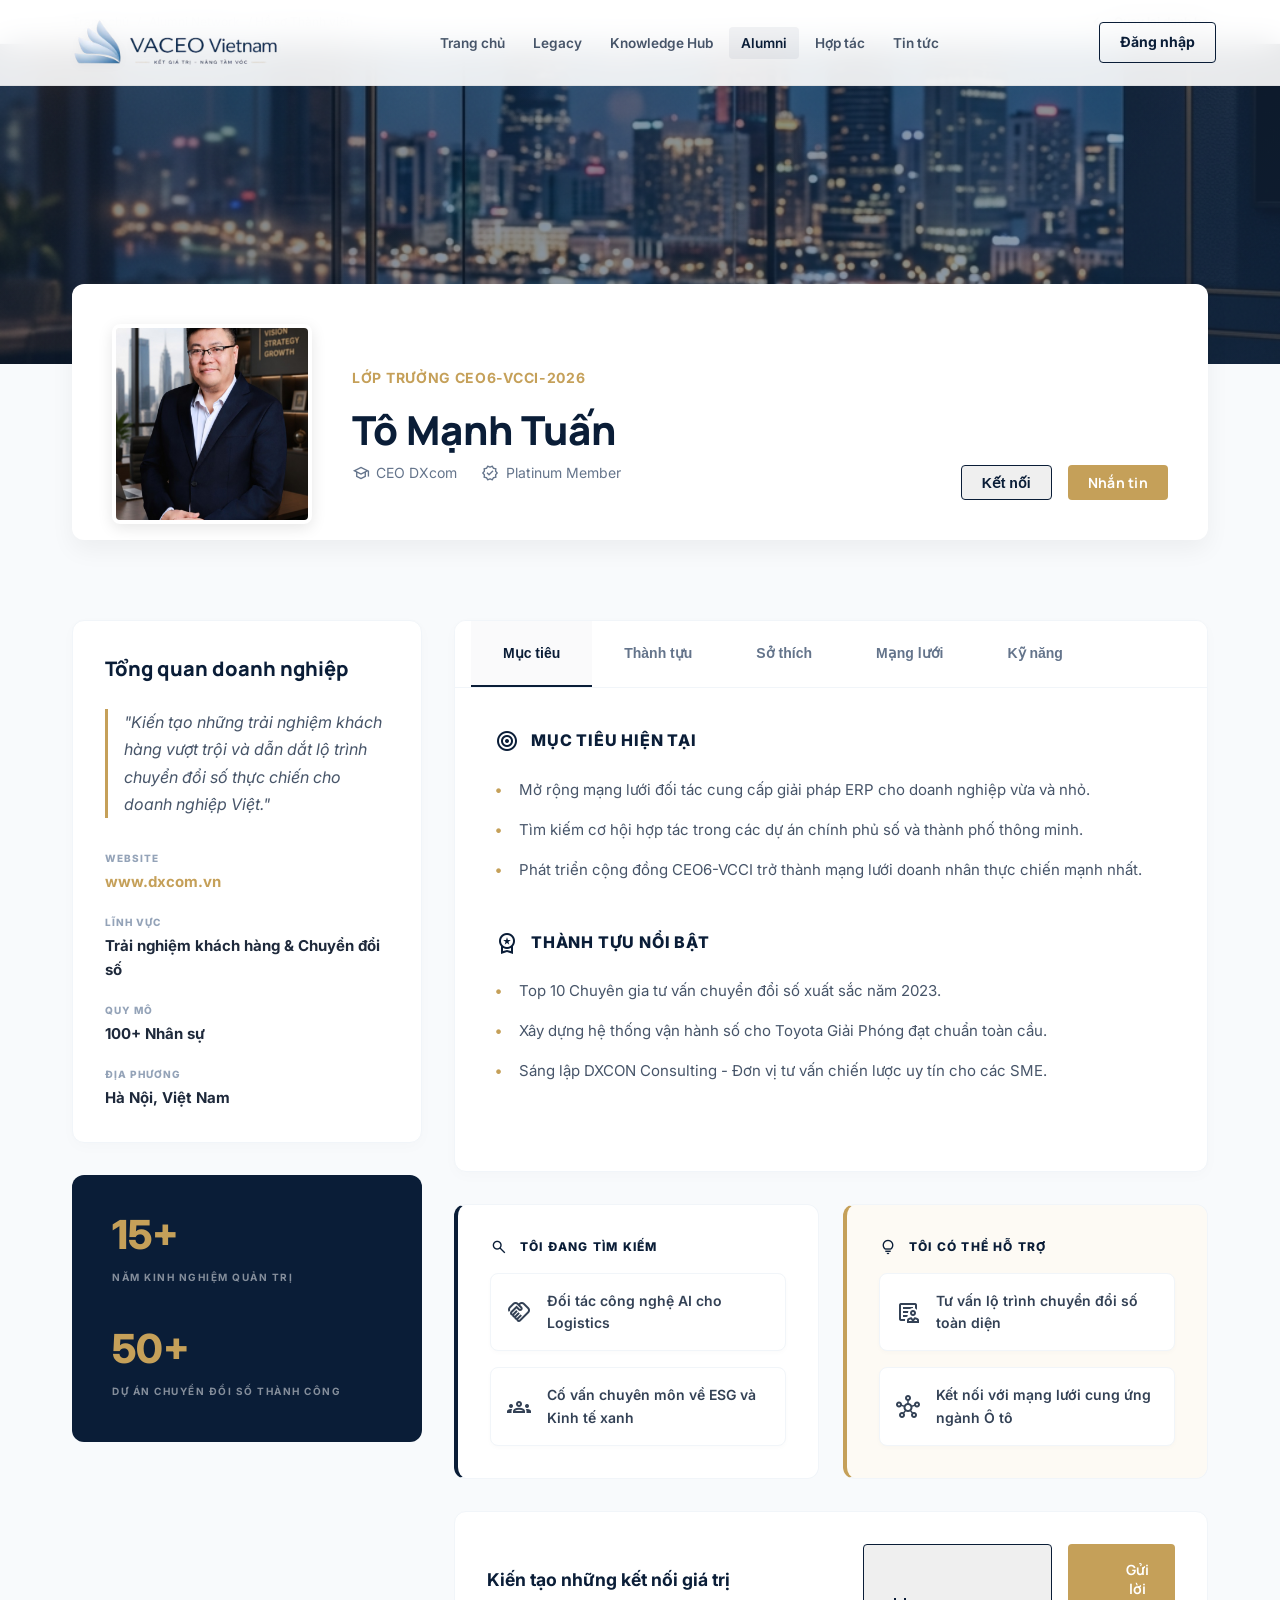
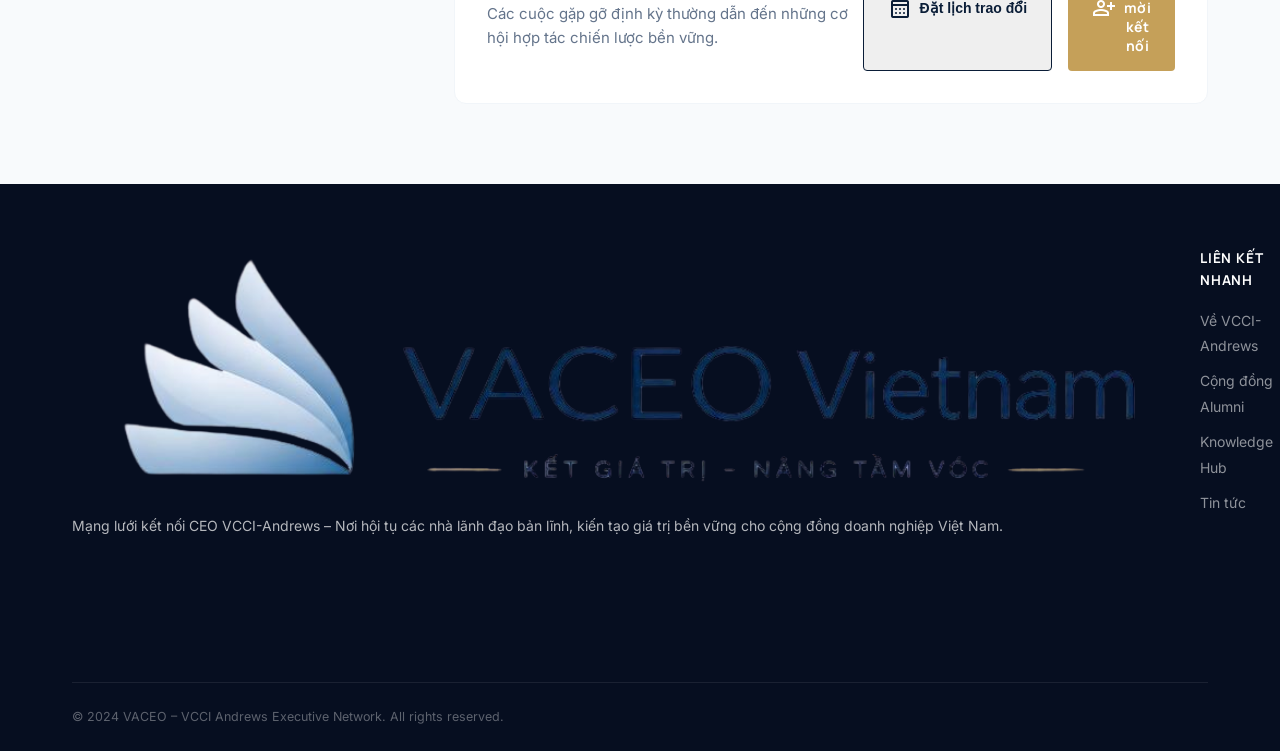
<file: pages/profile_tomanhtuan.html>
<!DOCTYPE html>
<html lang="vi">
<head>
    <meta charset="UTF-8">
    <meta name="viewport" content="width=device-width, initial-scale=1.0">
    <title>Hồ sơ Thành viên: Tô Mạnh Tuấn | VACEO Network</title>
    <link rel="preconnect" href="https://fonts.googleapis.com">
    <link href="https://fonts.googleapis.com/css2?family=Manrope:wght@300;400;500;600;700;800&family=Inter:wght@400;500;600&display=swap" rel="stylesheet">
    <link rel="stylesheet" href="https://fonts.googleapis.com/css2?family=Material+Symbols+Outlined:opsz,wght,FILL,GRAD@20..48,100..700,0..1,-50..200" />
    <link rel="stylesheet" href="../css/style.css">
    <style>
        body { background-color: #f8fafc; color: #1e293b; }
        
        /* Breadcrumbs */
        .breadcrumb-wrap { background: #fff; border-bottom: 1px solid #e2e8f0; padding: 0.75rem 0; }
        .breadcrumb-inner { display: flex; justify-content: space-between; align-items: center; }
        .breadcrumbs { font-size: 0.75rem; color: #64748b; display: flex; gap: 0.5rem; }
        .breadcrumbs a { color: #64748b; text-decoration: none; }
        .breadcrumbs a:hover { color: var(--navy); }
        .back-link { display: flex; align-items: center; gap: 0.5rem; font-size: 0.75rem; font-weight: 600; color: #1e293b; text-decoration: none; transition: 0.3s; }
        .back-link:hover { color: var(--gold); }

        /* Profile Hero */
        .profile-hero { position: relative; margin-bottom: 5rem; }
        .cover-image { height: 320px; width: 100%; background: linear-gradient(135deg, #0a1d37 0%, #1e3a5f 100%); position: relative; overflow: hidden; }
        .cover-image img { width: 100%; height: 100%; object-fit: cover; opacity: 0.5; }
        
        .profile-header-card { 
            background: #fff; 
            border-radius: 12px; 
            box-shadow: 0 10px 25px rgba(0,0,0,0.05); 
            margin-top: -80px; 
            position: relative; 
            z-index: 10; 
            padding: 2.5rem;
            display: flex;
            align-items: flex-end;
            gap: 2.5rem;
        }
        .profile-avatar-wrap { 
            width: 200px; 
            height: 200px; 
            border-radius: 8px; 
            overflow: hidden; 
            border: 4px solid #fff; 
            box-shadow: 0 4px 15px rgba(0,0,0,0.1);
            background: #eee;
            flex-shrink: 0;
            margin-bottom: -1.5rem;
        }
        .profile-avatar-wrap img { width: 100%; height: 100%; object-fit: cover; object-top; }
        
        .profile-main-info { flex: 1; margin-bottom: 1rem; }
        .profile-name { font-family: 'Manrope', sans-serif; font-size: 2.5rem; font-weight: 800; color: var(--navy); line-height: 1.2; margin-bottom: 0.5rem; }
        .profile-title { color: var(--gold); font-weight: 700; font-size: 0.875rem; text-transform: uppercase; letter-spacing: 0.05em; margin-bottom: 1rem; }
        .profile-meta { display: flex; gap: 1.5rem; color: #64748b; font-size: 0.875rem; }
        .meta-item { display: flex; align-items: center; gap: 0.4rem; }
        .profile-actions { display: flex; gap: 1rem; }

        /* Content Grid */
        .profile-grid { display: grid; grid-template-columns: 350px 1fr; gap: 2rem; margin-bottom: 5rem; }
        
        .sidebar-card { background: #fff; border-radius: 12px; padding: 2rem; box-shadow: 0 4px 15px rgba(0,0,0,0.02); border: 1px solid #f1f5f9; margin-bottom: 2rem; }
        .sidebar-title { font-family: 'Manrope', sans-serif; font-size: 1.25rem; font-weight: 800; color: var(--navy); margin-bottom: 1.5rem; }
        .mission-quote { font-style: italic; color: #475569; line-height: 1.7; margin-bottom: 2rem; border-left: 3px solid var(--gold); padding-left: 1rem; }
        
        .info-list { display: flex; flex-direction: column; gap: 1.25rem; }
        .info-label { display: block; font-size: 0.625rem; font-weight: 800; color: #94a3b8; text-transform: uppercase; letter-spacing: 0.1em; margin-bottom: 0.25rem; }
        .info-value { display: block; font-size: 0.9375rem; font-weight: 700; color: #1e293b; }
        .info-link { color: var(--gold); text-decoration: none; }

        .stat-box { background: var(--navy); border-radius: 12px; padding: 2.5rem; color: #fff; margin-top: 2rem; }
        .stat-item-lg { margin-bottom: 2.5rem; }
        .stat-item-lg:last-child { margin-bottom: 0; }
        .stat-val { font-size: 2.5rem; font-weight: 800; color: var(--gold); display: block; line-height: 1; margin-bottom: 0.5rem; }
        .stat-lab { font-size: 0.625rem; font-weight: 700; color: rgba(255,255,255,0.5); text-transform: uppercase; letter-spacing: 0.15em; }

        /* Main Tabs */
        .content-card { background: #fff; border-radius: 12px; box-shadow: 0 4px 15px rgba(0,0,0,0.02); border: 1px solid #f1f5f9; min-height: 400px; overflow: hidden; }
        .tabs-header { background: #fff; border-bottom: 1px solid #f1f5f9; display: flex; padding: 0 1rem; }
        .tab-btn { padding: 1.5rem 2rem; font-size: 0.875rem; font-weight: 700; color: #64748b; border: none; background: none; cursor: pointer; border-bottom: 2px solid transparent; transition: 0.3s; }
        .tab-btn:hover { color: var(--navy); }
        .tab-btn.active { color: var(--navy); border-bottom-color: var(--navy); background: rgba(10,29,55,0.02); }
        
        .tab-content { padding: 2.5rem; }
        .content-section { margin-bottom: 3rem; }
        .content-title { display: flex; align-items: center; gap: 0.75rem; font-size: 1rem; font-weight: 800; color: var(--navy); margin-bottom: 1.5rem; text-transform: uppercase; letter-spacing: 0.05em; }
        
        .bullet-list { list-style: none; padding: 0; }
        .bullet-list li { position: relative; padding-left: 1.5rem; margin-bottom: 1rem; font-size: 0.9375rem; color: #475569; line-height: 1.6; }
        .bullet-list li::before { content: '•'; position: absolute; left: 0; color: var(--gold); font-weight: bold; }

        /* Seeking/Offering */
        .dual-cards { display: grid; grid-template-columns: 1fr 1fr; gap: 1.5rem; margin-top: 2rem; }
        .exchange-card { background: #fff; border-radius: 12px; padding: 2rem; border: 1px solid #f1f5f9; display: flex; flex-direction: column; gap: 1rem; transition: 0.3s; }
        .exchange-card:hover { border-color: var(--gold); transform: translateY(-5px); }
        .exchange-card.seeking { border-left: 4px solid var(--navy); }
        .exchange-card.offering { border-left: 4px solid var(--gold); background: #fdfaf4; }
        
        .ex-header { display: flex; align-items: center; gap: 0.75rem; font-size: 0.75rem; font-weight: 800; color: var(--navy); text-transform: uppercase; letter-spacing: 0.1em; }
        .ex-item { background: #fff; border: 1px solid #f1f5f9; padding: 1rem; border-radius: 8px; display: flex; align-items: center; gap: 1rem; font-size: 0.875rem; font-weight: 600; color: #334155; box-shadow: 0 2px 5px rgba(0,0,0,0.02); }
        .ex-item i { color: var(--gold); font-size: 20px; }

        /* CTA Bar */
        .cta-bar { background: #fff; border-radius: 12px; padding: 2rem; margin-top: 2rem; border: 1px solid #f1f5f9; display: flex; justify-content: space-between; align-items: center; }
        .cta-text { font-size: 0.9375rem; color: #64748b; max-width: 400px; }
        .cta-text b { color: var(--navy); display: block; font-size: 1.1rem; margin-bottom: 0.5rem; }
        .cta-buttons { display: flex; gap: 1rem; }

        @media (max-width: 1100px) {
            .profile-grid { grid-template-columns: 1fr; }
            .profile-header-card { flex-direction: column; align-items: center; text-align: center; }
            .profile-avatar-wrap { margin-bottom: 0; }
            .profile-actions { justify-content: center; }
            .dual-cards { grid-template-columns: 1fr; }
        }
    </style>
</head>
<body>
    <nav id="navbar">
        <div class="nav-inner">
            <a href="../index.html" class="logo">
                <img src="../assets/img/logo.png" alt="VACEO Vietnam" class="logo-img">
            </a>
            <ul class="nav-links">
                <li><a href="../index.html" class="nav-link">Trang chủ</a></li>
                <li><a href="legacy.html" class="nav-link">Legacy</a></li>
                <li><a href="knowledge.html" class="nav-link">Knowledge Hub</a></li>
                <li><a href="alumni.html" class="nav-link active">Alumni</a></li>
                <li><a href="cooperation.html" class="nav-link">Hợp tác</a></li>
                <li><a href="news.html" class="nav-link">Tin tức</a></li>
            </ul>
            <div class="nav-actions">
                <a href="#" class="btn-outline-nav">Đăng nhập</a>
            </div>
            <button class="mobile-toggle" id="mobileToggle"><span></span><span></span><span></span></button>
        </div>
    </nav>

    <div class="breadcrumb-wrap">
        <div class="container breadcrumb-inner">
            <div class="breadcrumbs">
                <a href="../index.html">Trang chủ</a> / <a href="alumni.html">Alumni Network</a> / Hồ sơ Thành viên
            </div>
            <a href="alumni.html" class="back-link">
                <span class="material-symbols-outlined" style="font-size: 16px;">arrow_back</span> Quay lại danh bạ
            </a>
        </div>
    </div>

    <section class="profile-hero">
        <div class="cover-image">
            <img src="../assets/img/hero_bg.png" alt="Cover">
        </div>
        <div class="container">
            <div class="profile-header-card">
                <div class="profile-avatar-wrap">
                    <img src="../assets/img/alumni_tomanhtuan.jpg" alt="Tô Mạnh Tuấn">
                </div>
                <div class="profile-main-info">
                    <div class="profile-title">Lớp trưởng CEO6-VCCI-2026</div>
                    <h1 class="profile-name">Tô Mạnh Tuấn</h1>
                    <div class="profile-meta">
                        <div class="meta-item"><span class="material-symbols-outlined" style="font-size: 18px;">school</span> CEO DXcom</div>
                        <div class="meta-item"><span class="material-symbols-outlined" style="font-size: 18px;">verified</span> Platinum Member</div>
                    </div>
                </div>
                <div class="profile-actions">
                    <button class="btn-outline">Kết nối</button>
                    <button class="btn-gold">Nhắn tin</button>
                </div>
            </div>
        </div>
    </section>

    <div class="container">
        <div class="profile-grid">
            <!-- Sidebar -->
            <aside>
                <div class="sidebar-card">
                    <h4 class="sidebar-title">Tổng quan doanh nghiệp</h4>
                    <p class="mission-quote">"Kiến tạo những trải nghiệm khách hàng vượt trội và dẫn dắt lộ trình chuyển đổi số thực chiến cho doanh nghiệp Việt."</p>
                    <div class="info-list">
                        <div>
                            <span class="info-label">WEBSITE</span>
                            <a href="https://dxcom.vn" class="info-value info-link" target="_blank">www.dxcom.vn</a>
                        </div>
                        <div>
                            <span class="info-label">LĨNH VỰC</span>
                            <span class="info-value">Trải nghiệm khách hàng & Chuyển đổi số</span>
                        </div>
                        <div>
                            <span class="info-label">QUY MÔ</span>
                            <span class="info-value">100+ Nhân sự</span>
                        </div>
                        <div>
                            <span class="info-label">ĐỊA PHƯƠNG</span>
                            <span class="info-value">Hà Nội, Việt Nam</span>
                        </div>
                    </div>
                </div>

                <div class="stat-box">
                    <div class="stat-item-lg">
                        <span class="stat-val">15+</span>
                        <span class="stat-lab">Năm kinh nghiệm quản trị</span>
                    </div>
                    <div class="stat-item-lg">
                        <span class="stat-val">50+</span>
                        <span class="stat-lab">Dự án chuyển đổi số thành công</span>
                    </div>
                </div>
            </aside>

            <!-- Main Content -->
            <div class="main-content">
                <div class="content-card">
                    <div class="tabs-header">
                        <button class="tab-btn active">Mục tiêu</button>
                        <button class="tab-btn">Thành tựu</button>
                        <button class="tab-btn">Sở thích</button>
                        <button class="tab-btn">Mạng lưới</button>
                        <button class="tab-btn">Kỹ năng</button>
                    </div>
                    <div class="tab-content">
                        <div class="content-section">
                            <h4 class="content-title"><span class="material-symbols-outlined">target</span> Mục tiêu hiện tại</h4>
                            <ul class="bullet-list">
                                <li>Mở rộng mạng lưới đối tác cung cấp giải pháp ERP cho doanh nghiệp vừa và nhỏ.</li>
                                <li>Tìm kiếm cơ hội hợp tác trong các dự án chính phủ số và thành phố thông minh.</li>
                                <li>Phát triển cộng đồng CEO6-VCCI trở thành mạng lưới doanh nhân thực chiến mạnh nhất.</li>
                            </ul>
                        </div>
                        <div class="content-section">
                            <h4 class="content-title"><span class="material-symbols-outlined">workspace_premium</span> Thành tựu nổi bật</h4>
                            <ul class="bullet-list">
                                <li>Top 10 Chuyên gia tư vấn chuyển đổi số xuất sắc năm 2023.</li>
                                <li>Xây dựng hệ thống vận hành số cho Toyota Giải Phóng đạt chuẩn toàn cầu.</li>
                                <li>Sáng lập DXCON Consulting - Đơn vị tư vấn chiến lược uy tín cho các SME.</li>
                            </ul>
                        </div>
                    </div>
                </div>

                <div class="dual-cards">
                    <div class="exchange-card seeking">
                        <div class="ex-header"><span class="material-symbols-outlined" style="font-size: 18px;">search</span> TÔI ĐANG TÌM KIẾM</div>
                        <div class="ex-item">
                            <span class="material-symbols-outlined">handshake</span>
                            Đối tác công nghệ AI cho Logistics
                        </div>
                        <div class="ex-item">
                            <span class="material-symbols-outlined">groups</span>
                            Cố vấn chuyên môn về ESG và Kinh tế xanh
                        </div>
                    </div>
                    <div class="exchange-card offering">
                        <div class="ex-header"><span class="material-symbols-outlined" style="font-size: 18px;">lightbulb</span> TÔI CÓ THỂ HỖ TRỢ</div>
                        <div class="ex-item">
                            <span class="material-symbols-outlined">clinical_notes</span>
                            Tư vấn lộ trình chuyển đổi số toàn diện
                        </div>
                        <div class="ex-item">
                            <span class="material-symbols-outlined">hub</span>
                            Kết nối với mạng lưới cung ứng ngành Ô tô
                        </div>
                    </div>
                </div>

                <div class="cta-bar">
                    <div class="cta-text">
                        <b>Kiến tạo những kết nối giá trị</b>
                        Các cuộc gặp gỡ định kỳ thường dẫn đến những cơ hội hợp tác chiến lược bền vững.
                    </div>
                    <div class="cta-buttons">
                        <button class="btn-outline" style="display: flex; align-items: center; gap: 0.5rem; padding: 1rem 1.5rem;">
                            <span class="material-symbols-outlined">calendar_month</span> Đặt lịch trao đổi
                        </button>
                        <button class="btn-gold" style="display: flex; align-items: center; gap: 0.5rem; padding: 1rem 1.5rem;">
                            <span class="material-symbols-outlined">person_add</span> Gửi lời mời kết nối
                        </button>
                    </div>
                </div>
            </div>
        </div>
    </div>

    <footer class="footer">
        <div class="container">
            <div class="footer-grid">
                <div class="footer-brand">
                    <div class="footer-logo">
                        <img src="../assets/img/logo.png" alt="VACEO Logo" class="footer-logo-img">
                    </div>
                    <p>Mạng lưới kết nối CEO VCCI-Andrews – Nơi hội tụ các nhà lãnh đạo bản lĩnh, kiến tạo giá trị bền vững cho cộng đồng doanh nghiệp Việt Nam.</p>
                </div>
                <div class="footer-col">
                    <h4>Liên kết nhanh</h4>
                    <ul>
                        <li><a href="legacy.html">Về VCCI-Andrews</a></li>
                        <li><a href="alumni.html">Cộng đồng Alumni</a></li>
                        <li><a href="knowledge.html">Knowledge Hub</a></li>
                        <li><a href="news.html">Tin tức</a></li>
                    </ul>
                </div>
                <div class="footer-col">
                    <h4>Hỗ trợ</h4>
                    <ul>
                        <li><a href="#">Chính sách bảo mật</a></li>
                        <li><a href="#">Điều khoản sử dụng</a></li>
                        <li><a href="#">Đăng nhập Hội viên</a></li>
                    </ul>
                </div>
                <div class="footer-col">
                    <h4>Liên hệ</h4>
                    <ul class="contact-list">
                        <li>📍 Số 9 Đào Duy Anh, Hà Nội</li>
                        <li>📞 024. 1234. 5678</li>
                        <li>✉️ info@vaceo.vn</li>
                    </ul>
                </div>
            </div>
            <div class="footer-bottom">
                <p>© 2024 VACEO – VCCI Andrews Executive Network. All rights reserved.</p>
            </div>
        </div>
    </footer>

    <script src="../js/main.js"></script>
</body>
</html>
</file>
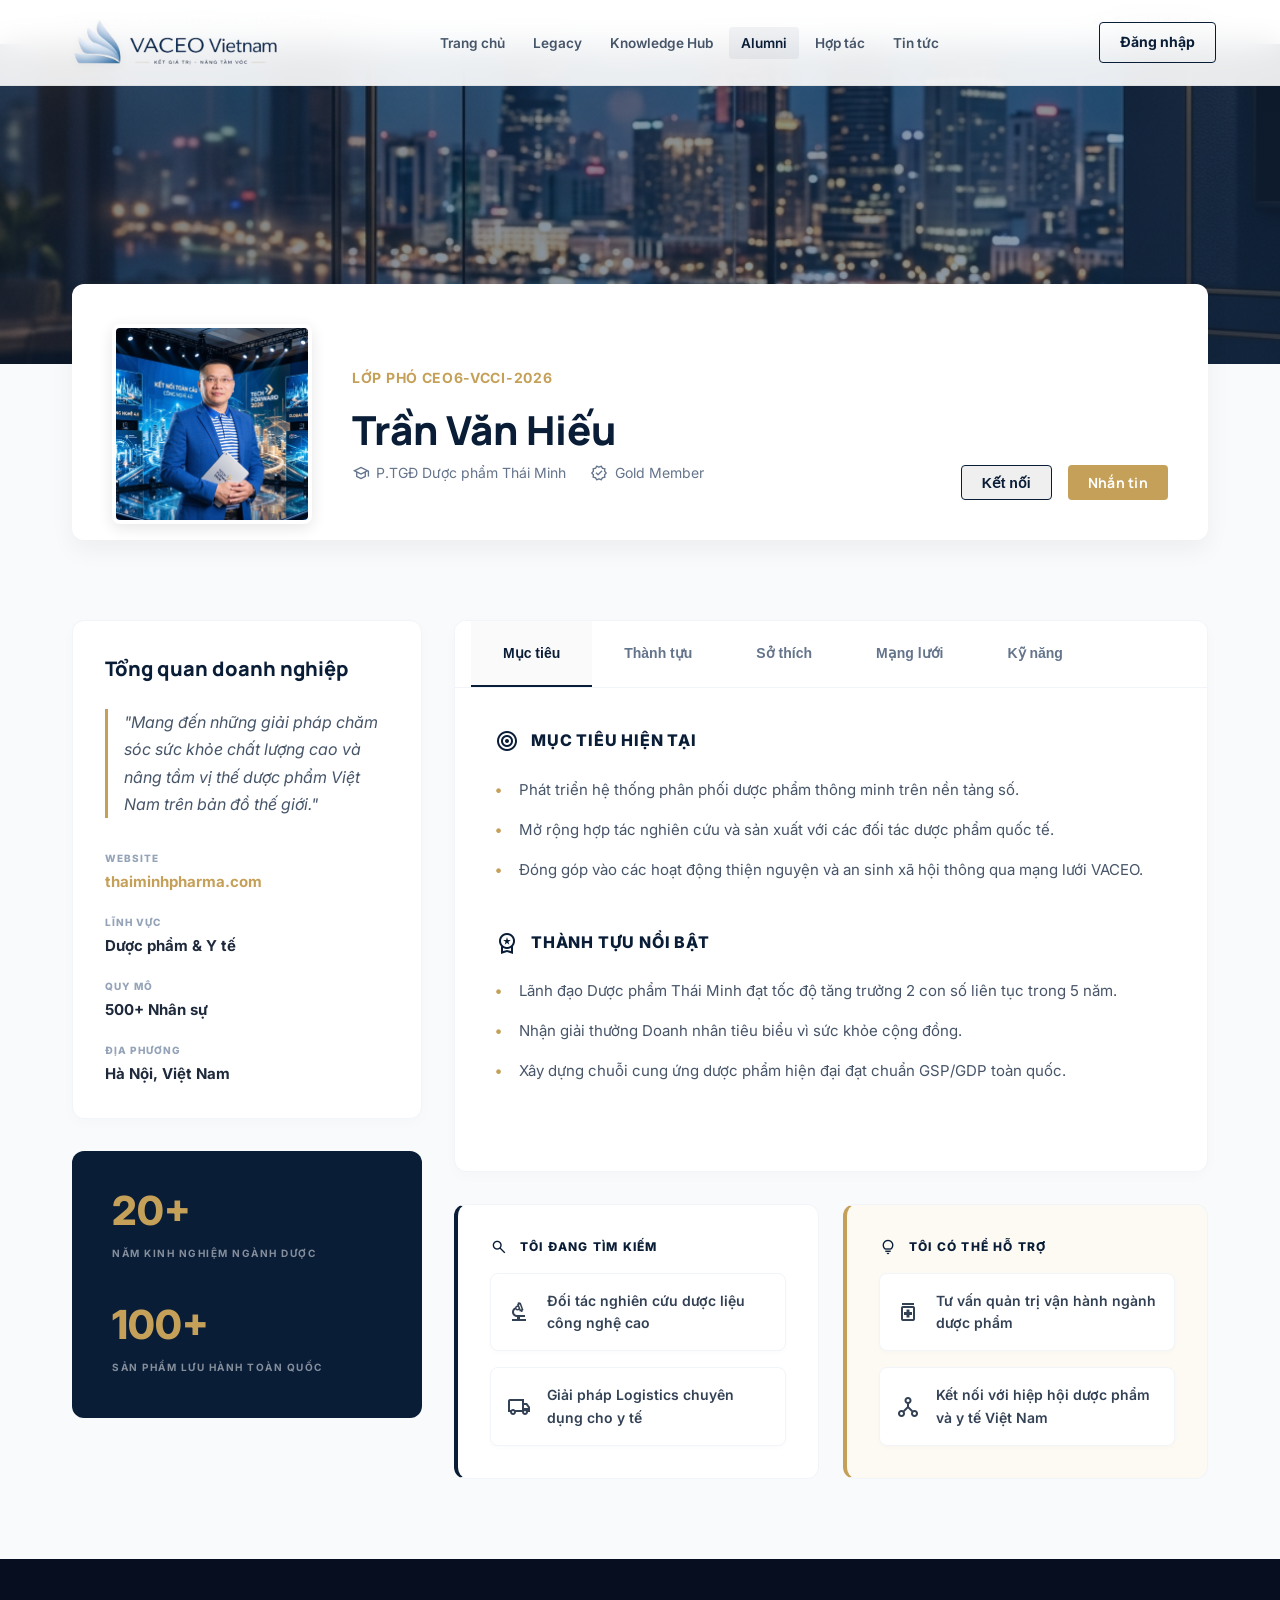
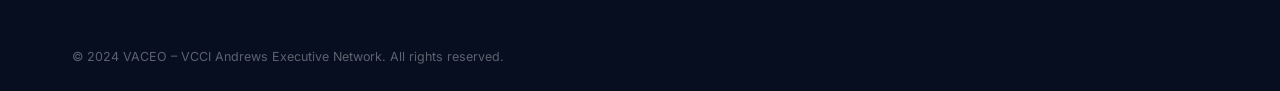
<file: pages/profile_tranvanhieu.html>
<!DOCTYPE html>
<html lang="vi">
<head>
    <meta charset="UTF-8">
    <meta name="viewport" content="width=device-width, initial-scale=1.0">
    <title>Hồ sơ Thành viên: Trần Văn Hiếu | VACEO Network</title>
    <link rel="preconnect" href="https://fonts.googleapis.com">
    <link href="https://fonts.googleapis.com/css2?family=Manrope:wght@300;400;500;600;700;800&family=Inter:wght@400;500;600&display=swap" rel="stylesheet">
    <link rel="stylesheet" href="https://fonts.googleapis.com/css2?family=Material+Symbols+Outlined:opsz,wght,FILL,GRAD@20..48,100..700,0..1,-50..200" />
    <link rel="stylesheet" href="../css/style.css">
    <style>
        body { background-color: #f8fafc; color: #1e293b; }
        
        /* Breadcrumbs */
        .breadcrumb-wrap { background: #fff; border-bottom: 1px solid #e2e8f0; padding: 0.75rem 0; }
        .breadcrumb-inner { display: flex; justify-content: space-between; align-items: center; }
        .breadcrumbs { font-size: 0.75rem; color: #64748b; display: flex; gap: 0.5rem; }
        .breadcrumbs a { color: #64748b; text-decoration: none; }
        .breadcrumbs a:hover { color: var(--navy); }
        .back-link { display: flex; align-items: center; gap: 0.5rem; font-size: 0.75rem; font-weight: 600; color: #1e293b; text-decoration: none; transition: 0.3s; }
        .back-link:hover { color: var(--gold); }

        /* Profile Hero */
        .profile-hero { position: relative; margin-bottom: 5rem; }
        .cover-image { height: 320px; width: 100%; background: linear-gradient(135deg, #0a1d37 0%, #1e3a5f 100%); position: relative; overflow: hidden; }
        .cover-image img { width: 100%; height: 100%; object-fit: cover; opacity: 0.5; }
        
        .profile-header-card { 
            background: #fff; 
            border-radius: 12px; 
            box-shadow: 0 10px 25px rgba(0,0,0,0.05); 
            margin-top: -80px; 
            position: relative; 
            z-index: 10; 
            padding: 2.5rem;
            display: flex;
            align-items: flex-end;
            gap: 2.5rem;
        }
        .profile-avatar-wrap { 
            width: 200px; 
            height: 200px; 
            border-radius: 8px; 
            overflow: hidden; 
            border: 4px solid #fff; 
            box-shadow: 0 4px 15px rgba(0,0,0,0.1);
            background: #eee;
            flex-shrink: 0;
            margin-bottom: -1.5rem;
        }
        .profile-avatar-wrap img { width: 100%; height: 100%; object-fit: cover; object-position: top; }
        
        .profile-main-info { flex: 1; margin-bottom: 1rem; }
        .profile-name { font-family: 'Manrope', sans-serif; font-size: 2.5rem; font-weight: 800; color: var(--navy); line-height: 1.2; margin-bottom: 0.5rem; }
        .profile-title { color: var(--gold); font-weight: 700; font-size: 0.875rem; text-transform: uppercase; letter-spacing: 0.05em; margin-bottom: 1rem; }
        .profile-meta { display: flex; gap: 1.5rem; color: #64748b; font-size: 0.875rem; }
        .meta-item { display: flex; align-items: center; gap: 0.4rem; }
        .profile-actions { display: flex; gap: 1rem; }

        /* Content Grid */
        .profile-grid { display: grid; grid-template-columns: 350px 1fr; gap: 2rem; margin-bottom: 5rem; }
        
        .sidebar-card { background: #fff; border-radius: 12px; padding: 2rem; box-shadow: 0 4px 15px rgba(0,0,0,0.02); border: 1px solid #f1f5f9; margin-bottom: 2rem; }
        .sidebar-title { font-family: 'Manrope', sans-serif; font-size: 1.25rem; font-weight: 800; color: var(--navy); margin-bottom: 1.5rem; }
        .mission-quote { font-style: italic; color: #475569; line-height: 1.7; margin-bottom: 2rem; border-left: 3px solid var(--gold); padding-left: 1rem; }
        
        .info-list { display: flex; flex-direction: column; gap: 1.25rem; }
        .info-label { display: block; font-size: 0.625rem; font-weight: 800; color: #94a3b8; text-transform: uppercase; letter-spacing: 0.1em; margin-bottom: 0.25rem; }
        .info-value { display: block; font-size: 0.9375rem; font-weight: 700; color: #1e293b; }
        .info-link { color: var(--gold); text-decoration: none; }

        .stat-box { background: var(--navy); border-radius: 12px; padding: 2.5rem; color: #fff; margin-top: 2rem; }
        .stat-item-lg { margin-bottom: 2.5rem; }
        .stat-item-lg:last-child { margin-bottom: 0; }
        .stat-val { font-size: 2.5rem; font-weight: 800; color: var(--gold); display: block; line-height: 1; margin-bottom: 0.5rem; }
        .stat-lab { font-size: 0.625rem; font-weight: 700; color: rgba(255,255,255,0.5); text-transform: uppercase; letter-spacing: 0.15em; }

        /* Main Tabs */
        .content-card { background: #fff; border-radius: 12px; box-shadow: 0 4px 15px rgba(0,0,0,0.02); border: 1px solid #f1f5f9; min-height: 400px; overflow: hidden; }
        .tabs-header { background: #fff; border-bottom: 1px solid #f1f5f9; display: flex; padding: 0 1rem; }
        .tab-btn { padding: 1.5rem 2rem; font-size: 0.875rem; font-weight: 700; color: #64748b; border: none; background: none; cursor: pointer; border-bottom: 2px solid transparent; transition: 0.3s; }
        .tab-btn:hover { color: var(--navy); }
        .tab-btn.active { color: var(--navy); border-bottom-color: var(--navy); background: rgba(10,29,55,0.02); }
        
        .tab-content { padding: 2.5rem; }
        .content-section { margin-bottom: 3rem; }
        .content-title { display: flex; align-items: center; gap: 0.75rem; font-size: 1rem; font-weight: 800; color: var(--navy); margin-bottom: 1.5rem; text-transform: uppercase; letter-spacing: 0.05em; }
        
        .bullet-list { list-style: none; padding: 0; }
        .bullet-list li { position: relative; padding-left: 1.5rem; margin-bottom: 1rem; font-size: 0.9375rem; color: #475569; line-height: 1.6; }
        .bullet-list li::before { content: '•'; position: absolute; left: 0; color: var(--gold); font-weight: bold; }

        /* Seeking/Offering */
        .dual-cards { display: grid; grid-template-columns: 1fr 1fr; gap: 1.5rem; margin-top: 2rem; }
        .exchange-card { background: #fff; border-radius: 12px; padding: 2rem; border: 1px solid #f1f5f9; display: flex; flex-direction: column; gap: 1rem; transition: 0.3s; }
        .exchange-card:hover { border-color: var(--gold); transform: translateY(-5px); }
        .exchange-card.seeking { border-left: 4px solid var(--navy); }
        .exchange-card.offering { border-left: 4px solid var(--gold); background: #fdfaf4; }
        
        .ex-header { display: flex; align-items: center; gap: 0.75rem; font-size: 0.75rem; font-weight: 800; color: var(--navy); text-transform: uppercase; letter-spacing: 0.1em; }
        .ex-item { background: #fff; border: 1px solid #f1f5f9; padding: 1rem; border-radius: 8px; display: flex; align-items: center; gap: 1rem; font-size: 0.875rem; font-weight: 600; color: #334155; box-shadow: 0 2px 5px rgba(0,0,0,0.02); }
        .ex-item i { color: var(--gold); font-size: 20px; }

        @media (max-width: 1100px) {
            .profile-grid { grid-template-columns: 1fr; }
            .profile-header-card { flex-direction: column; align-items: center; text-align: center; }
            .profile-avatar-wrap { margin-bottom: 0; }
            .profile-actions { justify-content: center; }
            .dual-cards { grid-template-columns: 1fr; }
        }
    </style>
</head>
<body>
    <nav id="navbar">
        <div class="nav-inner">
            <a href="../index.html" class="logo">
                <img src="../assets/img/logo.png" alt="VACEO Vietnam" class="logo-img">
            </a>
            <ul class="nav-links">
                <li><a href="../index.html" class="nav-link">Trang chủ</a></li>
                <li><a href="legacy.html" class="nav-link">Legacy</a></li>
                <li><a href="knowledge.html" class="nav-link">Knowledge Hub</a></li>
                <li><a href="alumni.html" class="nav-link active">Alumni</a></li>
                <li><a href="cooperation.html" class="nav-link">Hợp tác</a></li>
                <li><a href="news.html" class="nav-link">Tin tức</a></li>
            </ul>
            <div class="nav-actions">
                <a href="#" class="btn-outline-nav">Đăng nhập</a>
            </div>
            <button class="mobile-toggle" id="mobileToggle"><span></span><span></span><span></span></button>
        </div>
    </nav>

    <div class="breadcrumb-wrap">
        <div class="container breadcrumb-inner">
            <div class="breadcrumbs">
                <a href="../index.html">Trang chủ</a> / <a href="alumni.html">Alumni Network</a> / Hồ sơ Thành viên
            </div>
            <a href="alumni.html" class="back-link">
                <span class="material-symbols-outlined" style="font-size: 16px;">arrow_back</span> Quay lại danh bạ
            </a>
        </div>
    </div>

    <section class="profile-hero">
        <div class="cover-image">
            <img src="../assets/img/hero_bg.png" alt="Cover">
        </div>
        <div class="container">
            <div class="profile-header-card">
                <div class="profile-avatar-wrap">
                    <img src="../assets/img/alumni_tranvanhieu.jpg" alt="Trần Văn Hiếu">
                </div>
                <div class="profile-main-info">
                    <div class="profile-title">Lớp phó CEO6-VCCI-2026</div>
                    <h1 class="profile-name">Trần Văn Hiếu</h1>
                    <div class="profile-meta">
                        <div class="meta-item"><span class="material-symbols-outlined" style="font-size: 18px;">school</span> P.TGĐ Dược phẩm Thái Minh</div>
                        <div class="meta-item"><span class="material-symbols-outlined" style="font-size: 18px;">verified</span> Gold Member</div>
                    </div>
                </div>
                <div class="profile-actions">
                    <button class="btn-outline">Kết nối</button>
                    <button class="btn-gold">Nhắn tin</button>
                </div>
            </div>
        </div>
    </section>

    <div class="container">
        <div class="profile-grid">
            <!-- Sidebar -->
            <aside>
                <div class="sidebar-card">
                    <h4 class="sidebar-title">Tổng quan doanh nghiệp</h4>
                    <p class="mission-quote">"Mang đến những giải pháp chăm sóc sức khỏe chất lượng cao và nâng tầm vị thế dược phẩm Việt Nam trên bản đồ thế giới."</p>
                    <div class="info-list">
                        <div>
                            <span class="info-label">WEBSITE</span>
                            <a href="https://thaiminhpharma.com" class="info-value info-link" target="_blank">thaiminhpharma.com</a>
                        </div>
                        <div>
                            <span class="info-label">LĨNH VỰC</span>
                            <span class="info-value">Dược phẩm & Y tế</span>
                        </div>
                        <div>
                            <span class="info-label">QUY MÔ</span>
                            <span class="info-value">500+ Nhân sự</span>
                        </div>
                        <div>
                            <span class="info-label">ĐỊA PHƯƠNG</span>
                            <span class="info-value">Hà Nội, Việt Nam</span>
                        </div>
                    </div>
                </div>

                <div class="stat-box">
                    <div class="stat-item-lg">
                        <span class="stat-val">20+</span>
                        <span class="stat-lab">Năm kinh nghiệm ngành dược</span>
                    </div>
                    <div class="stat-item-lg">
                        <span class="stat-val">100+</span>
                        <span class="stat-lab">Sản phẩm lưu hành toàn quốc</span>
                    </div>
                </div>
            </aside>

            <!-- Main Content -->
            <div class="main-content">
                <div class="content-card">
                    <div class="tabs-header">
                        <button class="tab-btn active">Mục tiêu</button>
                        <button class="tab-btn">Thành tựu</button>
                        <button class="tab-btn">Sở thích</button>
                        <button class="tab-btn">Mạng lưới</button>
                        <button class="tab-btn">Kỹ năng</button>
                    </div>
                    <div class="tab-content">
                        <div class="content-section">
                            <h4 class="content-title"><span class="material-symbols-outlined">target</span> Mục tiêu hiện tại</h4>
                            <ul class="bullet-list">
                                <li>Phát triển hệ thống phân phối dược phẩm thông minh trên nền tảng số.</li>
                                <li>Mở rộng hợp tác nghiên cứu và sản xuất với các đối tác dược phẩm quốc tế.</li>
                                <li>Đóng góp vào các hoạt động thiện nguyện và an sinh xã hội thông qua mạng lưới VACEO.</li>
                            </ul>
                        </div>
                        <div class="content-section">
                            <h4 class="content-title"><span class="material-symbols-outlined">workspace_premium</span> Thành tựu nổi bật</h4>
                            <ul class="bullet-list">
                                <li>Lãnh đạo Dược phẩm Thái Minh đạt tốc độ tăng trưởng 2 con số liên tục trong 5 năm.</li>
                                <li>Nhận giải thưởng Doanh nhân tiêu biểu vì sức khỏe cộng đồng.</li>
                                <li>Xây dựng chuỗi cung ứng dược phẩm hiện đại đạt chuẩn GSP/GDP toàn quốc.</li>
                            </ul>
                        </div>
                    </div>
                </div>

                <div class="dual-cards">
                    <div class="exchange-card seeking">
                        <div class="ex-header"><span class="material-symbols-outlined" style="font-size: 18px;">search</span> TÔI ĐANG TÌM KIẾM</div>
                        <div class="ex-item">
                            <span class="material-symbols-outlined">biotech</span>
                            Đối tác nghiên cứu dược liệu công nghệ cao
                        </div>
                        <div class="ex-item">
                            <span class="material-symbols-outlined">local_shipping</span>
                            Giải pháp Logistics chuyên dụng cho y tế
                        </div>
                    </div>
                    <div class="exchange-card offering">
                        <div class="ex-header"><span class="material-symbols-outlined" style="font-size: 18px;">lightbulb</span> TÔI CÓ THỂ HỖ TRỢ</div>
                        <div class="ex-item">
                            <span class="material-symbols-outlined">medication</span>
                            Tư vấn quản trị vận hành ngành dược phẩm
                        </div>
                        <div class="ex-item">
                            <span class="material-symbols-outlined">network_node</span>
                            Kết nối với hiệp hội dược phẩm và y tế Việt Nam
                        </div>
                    </div>
                </div>
            </div>
        </div>
    </div>

    <footer class="footer">
        <div class="container">
            <div class="footer-bottom">
                <p>© 2024 VACEO – VCCI Andrews Executive Network. All rights reserved.</p>
            </div>
        </div>
    </footer>

    <script src="../js/main.js"></script>
</body>
</html>
</file>
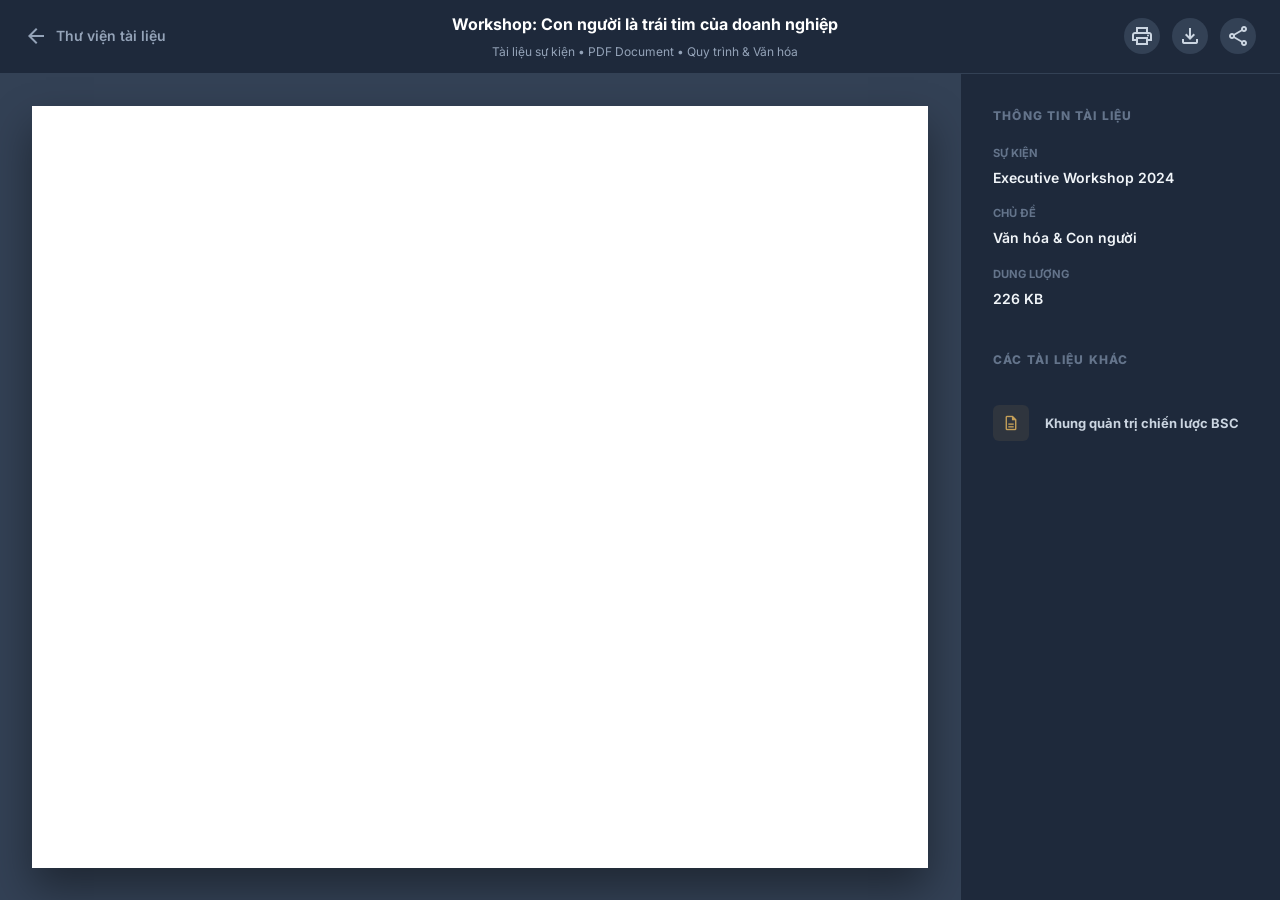
<file: pages/viewer_heart_human.html>
<!DOCTYPE html>
<html lang="vi">
<head>
    <meta charset="UTF-8">
    <meta name="viewport" content="width=device-width, initial-scale=1.0">
    <title>Tài liệu: Con người là trái tim của doanh nghiệp | VACEO Viewer</title>
    <link rel="preconnect" href="https://fonts.googleapis.com">
    <link href="https://fonts.googleapis.com/css2?family=Manrope:wght@300;400;500;600;700;800&family=Inter:wght@400;500;600&display=swap" rel="stylesheet">
    <link rel="stylesheet" href="https://fonts.googleapis.com/css2?family=Material+Symbols+Outlined:opsz,wght,FILL,GRAD@20..48,100..700,0..1,-50..200" />
    <link rel="stylesheet" href="../css/style.css">
    <style>
        body { background-color: #0f172a; color: #f1f5f9; margin: 0; overflow: hidden; height: 100vh; display: flex; flex-direction: column; }
        
        /* Top Bar */
        .viewer-header { background: #1e293b; padding: 0.75rem 1.5rem; display: flex; justify-content: space-between; align-items: center; border-bottom: 1px solid #334155; }
        .back-btn { display: flex; align-items: center; gap: 0.5rem; color: #94a3b8; text-decoration: none; font-size: 0.875rem; font-weight: 600; transition: 0.3s; }
        .back-btn:hover { color: #fff; }
        
        .doc-title-area { text-align: center; flex: 1; }
        .doc-title-area h1 { font-size: 1rem; margin: 0; font-weight: 700; color: #fff; }
        .doc-title-area p { font-size: 0.75rem; margin: 0.25rem 0 0; color: #94a3b8; }
        
        .viewer-actions { display: flex; gap: 0.75rem; }
        .action-btn-circle { width: 36px; height: 36px; border-radius: 50%; background: #334155; display: flex; align-items: center; justify-content: center; color: #cbd5e1; border: none; cursor: pointer; transition: 0.3s; text-decoration: none; }
        .action-btn-circle:hover { background: var(--gold); color: #fff; }

        /* Main Viewer Area */
        .viewer-main { flex: 1; display: grid; grid-template-columns: 1fr 320px; overflow: hidden; }
        
        .pdf-container { background: #334155; padding: 2rem; overflow-y: auto; display: flex; justify-content: center; position: relative; }
        .pdf-embed { width: 100%; max-width: 900px; height: 100%; background: #fff; box-shadow: 0 20px 40px rgba(0,0,0,0.4); border: none; }
        
        /* Sidebar */
        .viewer-sidebar { background: #1e293b; border-left: 1px solid #334155; padding: 2rem; overflow-y: auto; }
        .sidebar-section { margin-bottom: 2.5rem; }
        .sidebar-section h4 { font-size: 0.75rem; font-weight: 800; color: #64748b; text-transform: uppercase; letter-spacing: 0.1em; margin-bottom: 1.25rem; }
        
        .meta-list { list-style: none; padding: 0; }
        .meta-row { margin-bottom: 1rem; font-size: 0.875rem; }
        .meta-label { color: #64748b; display: block; margin-bottom: 0.25rem; font-size: 0.7rem; font-weight: 700; }
        .meta-val { color: #f1f5f9; font-weight: 600; }
        
        .related-doc { display: flex; gap: 1rem; padding: 1rem 0; border-bottom: 1px solid #334155; text-decoration: none; align-items: center; }
        .related-doc:last-child { border-bottom: none; }
        .related-icon { width: 36px; height: 36px; border-radius: 6px; background: rgba(197,160,89,0.1); color: var(--gold); display: flex; align-items: center; justify-content: center; flex-shrink: 0; }
        .related-info h5 { margin: 0; font-size: 0.8125rem; color: #cbd5e1; line-height: 1.4; transition: 0.3s; }
        .related-doc:hover h5 { color: var(--gold); }

        @media (max-width: 1100px) {
            .viewer-main { grid-template-columns: 1fr; }
            .viewer-sidebar { display: none; }
        }

        /* Premium Modal */
        .modal-overlay { position: fixed; top: 0; left: 0; width: 100%; height: 100%; background: rgba(15, 23, 42, 0.9); backdrop-filter: blur(8px); display: none; align-items: center; justify-content: center; z-index: 2000; opacity: 0; transition: 0.4s; }
        .modal-overlay.active { display: flex; opacity: 1; }
        .premium-modal { background: #fff; width: 90%; max-width: 500px; border-radius: 24px; overflow: hidden; position: relative; transform: translateY(20px); transition: 0.4s; box-shadow: 0 25px 50px -12px rgba(0, 0, 0, 0.5); }
        .modal-overlay.active .premium-modal { transform: translateY(0); }
        
        .modal-header { background: var(--navy); padding: 3rem 2rem; text-align: center; color: #fff; position: relative; }
        .modal-close { position: absolute; top: 1.5rem; right: 1.5rem; color: rgba(255,255,255,0.5); cursor: pointer; border: none; background: none; }
        .modal-header .material-symbols-outlined { font-size: 4rem; color: var(--gold); margin-bottom: 1.5rem; }
        .modal-header h2 { font-family: 'Manrope', sans-serif; font-size: 1.5rem; font-weight: 800; margin-bottom: 0.5rem; color: #fff !important; }
        
        .modal-body { padding: 2.5rem 2rem; text-align: center; }
        .modal-body p { color: #64748b; line-height: 1.6; margin-bottom: 2rem; }
        .benefit-list { text-align: left; margin-bottom: 2.5rem; display: inline-block; }
        .benefit-item { display: flex; align-items: center; gap: 0.75rem; margin-bottom: 0.75rem; font-size: 0.9rem; color: #334155; font-weight: 600; }
        .benefit-item .material-symbols-outlined { color: #22c55e; font-size: 1.25rem; }
    </style>
</head>
<body>
    <header class="viewer-header">
        <a href="documents.html" class="back-btn">
            <span class="material-symbols-outlined">arrow_back</span>
            <span>Thư viện tài liệu</span>
        </a>
        <div class="doc-title-area">
            <h1>Workshop: Con người là trái tim của doanh nghiệp</h1>
            <p>Tài liệu sự kiện • PDF Document • Quy trình & Văn hóa</p>
        </div>
        <div class="viewer-actions">
            <button class="action-btn-circle" title="In tài liệu"><span class="material-symbols-outlined">print</span></button>
            <a href="../assets/docs/workshop_con_nguoi_la_trai_tim.pdf" class="action-btn-circle" title="Tải về" download><span class="material-symbols-outlined">download</span></a>
            <button class="action-btn-circle" title="Chia sẻ"><span class="material-symbols-outlined">share</span></button>
        </div>
    </header>

    <main class="viewer-main">
        <section class="pdf-container">
            <!-- PDF Viewer Embed pointing to local file -->
            <iframe src="../assets/docs/workshop_con_nguoi_la_trai_tim.pdf" class="pdf-embed">
                <div style="padding: 4rem; text-align: center; color: #94a3b8;">
                    <p>Trình duyệt của bạn không hỗ trợ xem PDF trực tiếp. Vui lòng tải về để xem.</p>
                    <a href="../assets/docs/workshop_con_nguoi_la_trai_tim.pdf" class="btn-gold">Tải tài liệu</a>
                </div>
            </iframe>
        </section>

        <aside class="viewer-sidebar">
            <div class="sidebar-section">
                <h4>THÔNG TIN TÀI LIỆU</h4>
                <div class="meta-list">
                    <div class="meta-row">
                        <span class="meta-label">SỰ KIỆN</span>
                        <span class="meta-val">Executive Workshop 2024</span>
                    </div>
                    <div class="meta-row">
                        <span class="meta-label">CHỦ ĐỀ</span>
                        <span class="meta-val">Văn hóa & Con người</span>
                    </div>
                    <div class="meta-row">
                        <span class="meta-label">DUNG LƯỢNG</span>
                        <span class="meta-val">226 KB</span>
                    </div>
                </div>
            </div>

            <div class="sidebar-section">
                <h4>CÁC TÀI LIỆU KHÁC</h4>
                <a href="document_viewer.html" class="related-doc">
                    <div class="related-icon"><span class="material-symbols-outlined" style="font-size: 18px;">description</span></div>
                    <div class="related-info">
                        <h5>Khung quản trị chiến lược BSC</h5>
                    </div>
                </a>
            </div>
        </aside>
    </main>

    <!-- Premium Modal -->
    <div class="modal-overlay" id="premiumModal">
        <div class="premium-modal">
            <div class="modal-header">
                <button class="modal-close" onclick="closeModal()"><span class="material-symbols-outlined">close</span></button>
                <span class="material-symbols-outlined">workspace_premium</span>
                <h2>Nâng cấp Hội viên Vàng</h2>
                <p>Tài liệu này dành riêng cho cộng đồng VIP của VACEO</p>
            </div>
            <div class="modal-body">
                <div class="benefit-list">
                    <div class="benefit-item"><span class="material-symbols-outlined">check_circle</span> Tải không giới hạn 5,000+ biểu mẫu</div>
                    <div class="benefit-item"><span class="material-symbols-outlined">check_circle</span> Truy cập báo cáo phân tích độc quyền</div>
                    <div class="benefit-item"><span class="material-symbols-outlined">check_circle</span> Tham gia Network cùng 200+ CEO</div>
                </div>
                <div class="modal-footer" style="display: flex; flex-direction: column; gap: 1rem;">
                    <a href="../index.html#join" class="btn-gold" style="padding: 1rem; text-decoration: none; display: block; border-radius: 12px; font-weight: 800; color: #fff;">NÂNG CẤP NGAY</a>
                    <button onclick="closeModal()" style="background: none; border: none; color: #94a3b8; font-weight: 600; cursor: pointer; font-size: 0.85rem;">Để sau</button>
                </div>
            </div>
        </div>
    </div>

    <script src="../js/main.js"></script>
    <script>
        function openModal() {
            document.getElementById('premiumModal').classList.add('active');
        }
        function closeModal() {
            document.getElementById('premiumModal').classList.remove('active');
        }

        // Attach to all download buttons
        document.querySelectorAll('.action-btn-circle[title="Tải về"]').forEach(btn => {
            btn.addEventListener('click', (e) => {
                e.preventDefault();
                openModal();
            });
        });

        // Close on click outside
        document.getElementById('premiumModal').addEventListener('click', (e) => {
            if (e.target === document.getElementById('premiumModal')) closeModal();
        });
    </script>
</body>
</html>
</file>
<file: css/style.css>
/* ===== RESET & BASE ===== */
*, *::before, *::after { box-sizing: border-box; margin: 0; padding: 0; }
html { scroll-behavior: smooth; }
body { font-family: 'Inter', sans-serif; background: #fbf9f8; color: #1b1c1c; line-height: 1.6; }

/* ===== TOKENS ===== */
:root {
  --navy: #0A1D37;
  --navy-deep: #060e20;
  --gold: #C5A059;
  --gold-light: #E5C17B;
  --ice-blue: #A3C1DA;
  --medium-blue: #4A76A8;
  --logo-gradient: linear-gradient(135deg, var(--ice-blue) 0%, var(--medium-blue) 100%);
  --surface: #ffffff;
  --surface-low: #f5f3f3;
  --surface-var: #f8fafc;
  --on-surface: #0f172a;
  --on-surface-var: #475569;
  --outline: #c5c6ce;
  --max-w: 1200px;
  --radius: 0.25rem;
  --radius-lg: 0.5rem;
  --shadow: 0 4px 20px rgba(10,29,55,0.07);
  --shadow-sm: 0 2px 4px rgba(0,0,0,0.05);
  --shadow-md: 0 10px 25px -5px rgba(0,0,0,0.1), 0 8px 10px -6px rgba(0,0,0,0.1);
  --shadow-lg: 0 20px 50px rgba(10,29,55,0.12);
  --transition: all 0.4s cubic-bezier(0.16, 1, 0.3, 1);
}

/* ===== UTILITIES ===== */
.container { max-width: var(--max-w); margin: 0 auto; padding: 0 2rem; }
.section-light { background: var(--surface-low); }
.mt-1 { margin-top: 1rem; }

/* ===== NAV ===== */
#navbar {
  position: fixed; top: 0; left: 0; right: 0; z-index: 1000;
  background: rgba(255, 255, 255, 0.9); backdrop-filter: blur(16px);
  border-bottom: 1px solid rgba(0, 0, 0, 0.05);
  transition: var(--transition);
}
#navbar.scrolled { background: rgba(255, 255, 255, 0.98); box-shadow: var(--shadow-md); }
.nav-inner {
  max-width: var(--max-w); margin: 0 auto; padding: 0 1.5rem;
  height: 85px; display: flex; align-items: center; justify-content: space-between;
}
.logo { display: flex; align-items: center; padding: 0.5rem 0; text-decoration: none; flex-shrink: 0; }
.logo-img { height: 50px; width: auto; object-fit: contain; filter: drop-shadow(0 2px 4px rgba(0,0,0,0.03)); transition: var(--transition); }
.logo:hover .logo-img { transform: scale(1.02); }
.nav-links { display: flex; gap: 0.25rem; list-style: none; margin: 0 auto; flex-shrink: 0; }
.nav-link { color: var(--on-surface-var); text-decoration: none; font-size: 0.85rem; font-weight: 600; padding: 0.5rem 0.75rem; border-radius: var(--radius); transition: var(--transition); white-space: nowrap; }
.nav-link:hover, .nav-link.active { color: var(--navy); background: rgba(10, 29, 55, 0.05); }
.nav-actions { display: flex; gap: 1rem; align-items: center; flex-shrink: 0; }
.btn-outline-nav { color: var(--navy); border: 1.5px solid var(--navy); border-radius: var(--radius); padding: 0.5rem 1.25rem; font-size: 0.875rem; font-weight: 700; text-decoration: none; transition: var(--transition); }
.btn-outline-nav:hover { background: var(--navy); color: #fff; }

/* ===== BUTTONS ===== */
.btn-gold { background: var(--gold); color: #fff; font-family: 'Manrope', sans-serif; font-weight: 700; border: none; border-radius: var(--radius); padding: 0.5rem 1.25rem; font-size: 0.875rem; cursor: pointer; text-decoration: none; display: inline-flex; align-items: center; transition: var(--transition); letter-spacing: 0.02em; }
.btn-gold:hover { background: var(--gold-light); transform: translateY(-1px); box-shadow: 0 6px 20px rgba(197,160,89,0.35); }
.btn-gold.btn-lg { padding: 0.85rem 2rem; font-size: 1rem; border-radius: var(--radius-lg); }
.btn-gold.btn-full { width: 100%; justify-content: center; padding: 1rem; margin-top: 0.5rem; }
.btn-ghost { background: transparent; color: #fff; border: 1.5px solid rgba(255,255,255,0.45); border-radius: var(--radius-lg); padding: 0.85rem 2rem; font-size: 1rem; font-weight: 600; cursor: pointer; text-decoration: none; transition: var(--transition); }
.btn-ghost:hover { border-color: var(--gold); color: var(--gold); }
.btn-outline { color: var(--navy); border: 1.5px solid var(--navy); border-radius: var(--radius); padding: 0.5rem 1.25rem; font-size: 0.875rem; font-weight: 600; text-decoration: none; transition: var(--transition); white-space: nowrap; }
.btn-outline:hover { background: var(--navy); color: #fff; }

/* ===== MOBILE TOGGLE ===== */
.mobile-toggle { display: none; flex-direction: column; gap: 5px; background: none; border: none; cursor: pointer; padding: 4px; margin-left: auto; }
.mobile-toggle span { display: block; width: 22px; height: 2px; background: #fff; border-radius: 2px; transition: var(--transition); }
.mobile-menu { display: none; position: fixed; top: 72px; left: 0; right: 0; background: var(--navy-deep); padding: 1.5rem 2rem; z-index: 999; border-top: 1px solid rgba(197,160,89,0.2); flex-direction: column; gap: 0.75rem; }
.mobile-menu.open { display: flex; }
.mobile-menu a { color: rgba(255,255,255,0.85); text-decoration: none; font-size: 1rem; padding: 0.5rem 0; border-bottom: 1px solid rgba(255,255,255,0.07); }

/* ===== HERO ===== */
.hero {
  min-height: 100vh;
  background: linear-gradient(rgba(6, 14, 32, 0.7), rgba(10, 29, 55, 0.7)), url('../assets/img/hero_bg.png');
  background-size: cover;
  background-position: center;
  background-attachment: fixed;
  position: relative; display: flex; flex-direction: column;
  justify-content: center; padding-top: 72px;
  overflow: hidden;
}
.hero::before {
  content: ''; position: absolute; inset: 0;
  background: radial-gradient(ellipse at 70% 40%, rgba(197,160,89,0.08) 0%, transparent 60%);
}
.hero-overlay {
  position: absolute; inset: 0;
  background: url("data:image/svg+xml,%3Csvg width='60' height='60' viewBox='0 0 60 60' xmlns='http://www.w3.org/2000/svg'%3E%3Cg fill='none' fill-rule='evenodd'%3E%3Cg fill='%23C5A059' fill-opacity='0.04'%3E%3Cpath d='M36 34v-4h-2v4h-4v2h4v4h2v-4h4v-2h-4zm0-30V0h-2v4h-4v2h4v4h2V6h4V4h-4zM6 34v-4H4v4H0v2h4v4h2v-4h4v-2H6zM6 4V0H4v4H0v2h4v4h2V6h4V4H6z'/%3E%3C/g%3E%3C/g%3E%3C/svg%3E");
}
.hero-content {
  position: relative;
  max-width: var(--max-w);
  margin: 0 auto;
  padding: 8rem 2rem 4rem;
  display: flex;
  flex-direction: column;
  align-items: center;
  text-align: center;
}
.hero-badge { display: inline-flex; align-items: center; gap: 0.5rem; background: rgba(197,160,89,0.12); backdrop-filter: blur(8px); border: 1px solid rgba(197,160,89,0.3); border-radius: 2rem; padding: 0.5rem 1.25rem; color: var(--gold); font-size: 0.8rem; font-weight: 700; letter-spacing: 0.1em; text-transform: uppercase; margin-bottom: 2rem; }
.dot { width: 6px; height: 6px; background: var(--gold); border-radius: 50%; animation: pulse 2s infinite; }
@keyframes pulse { 0%,100%{opacity:1;transform:scale(1);} 50%{opacity:0.6;transform:scale(1.4);} }
.hero-title { font-family: 'Manrope', sans-serif; font-size: clamp(2.5rem, 6vw, 5rem); font-weight: 800; color: #fff; line-height: 1.2; letter-spacing: -0.01em; margin-bottom: 2rem; text-shadow: 0 10px 30px rgba(0,0,0,0.3); text-transform: uppercase; }
.hero-title em { color: var(--gold); font-style: normal; position: relative; display: inline-block; }
.hero-title em::after { content: ''; position: absolute; bottom: 8px; left: 0; width: 100%; height: 8px; background: rgba(197,160,89,0.3); z-index: -1; }
.hero-sub { font-size: 1.25rem; color: rgba(255,255,255,0.85); max-width: 680px; margin-bottom: 3.5rem; line-height: 1.8; font-weight: 400; }
.hero-cta { display: flex; gap: 1.5rem; justify-content: center; flex-wrap: wrap; }
.hero-stats {
  position: relative; max-width: var(--max-w); margin: 0 auto;
  padding: 0 2rem 4rem;
  display: flex; gap: 0; align-items: center;
  background: rgba(255,255,255,0.04);
  border-top: 1px solid rgba(197,160,89,0.15);
  margin-top: 4rem;
}
.stat-item { flex: 1; padding: 2.5rem 2rem; text-align: center; }
.stat-num { font-family: 'Manrope', sans-serif; font-size: 2.8rem; font-weight: 800; color: var(--gold); }
.stat-plus { font-size: 1.8rem; font-weight: 700; color: var(--gold); }
.stat-label { display: block; font-size: 0.8rem; color: rgba(255,255,255,0.6); text-transform: uppercase; letter-spacing: 0.08em; margin-top: 0.25rem; }
.stat-divider { width: 1px; height: 60px; background: rgba(197,160,89,0.2); flex-shrink: 0; }

/* ===== SECTION LABELS ===== */
.section-label { font-size: 0.72rem; font-weight: 700; letter-spacing: 0.12em; text-transform: uppercase; color: var(--gold); margin-bottom: 0.75rem; }
.section-label-light { font-size: 0.72rem; font-weight: 700; letter-spacing: 0.12em; text-transform: uppercase; color: rgba(197,160,89,0.8); margin-bottom: 0.75rem; }
.section-title { font-family: 'Manrope', sans-serif; font-size: clamp(1.8rem, 3vw, 2.5rem); font-weight: 700; color: var(--navy); margin-bottom: 1rem; letter-spacing: -0.01em; }
.section-title-light { font-family: 'Manrope', sans-serif; font-size: clamp(1.8rem, 3vw, 2.5rem); font-weight: 700; color: #fff; margin-bottom: 1rem; letter-spacing: -0.01em; }
.section-sub-light { color: rgba(255,255,255,0.65); max-width: 560px; margin-bottom: 3rem; line-height: 1.7; }

/* ===== VALUES ===== */
.values { padding: 6rem 0; }
.values-grid { display: grid; grid-template-columns: repeat(4, 1fr); gap: 1.5rem; margin-top: 3rem; }
.value-card {
  background: #fff;
  border-radius: var(--radius-lg);
  padding: 3rem 2rem;
  border: 1px solid rgba(0,0,0,0.04);
  box-shadow: 0 10px 30px rgba(0,0,0,0.03);
  transition: all 0.4s cubic-bezier(0.165, 0.84, 0.44, 1);
  position: relative;
  overflow: hidden;
}
.value-card::before {
  content: '';
  position: absolute;
  top: 0; left: 0; width: 4px; height: 0;
  background: var(--gold);
  transition: var(--transition);
}
.value-card:hover {
  transform: translateY(-10px);
  box-shadow: 0 20px 40px rgba(10,29,55,0.08);
  border-color: rgba(197,160,89,0.1);
}
.value-card:hover::before { height: 100%; }
.value-icon {
  width: 64px;
  height: 64px;
  margin-bottom: 1.5rem;
  display: flex;
  align-items: center;
  justify-content: center;
  position: relative;
}
.value-icon-svg {
  width: 100%;
  height: 100%;
  fill: none;
  stroke: url(#goldGradient);
  stroke-width: 1.5;
  stroke-linecap: round;
  stroke-linejoin: round;
  filter: drop-shadow(0 4px 10px rgba(197, 160, 89, 0.2));
}
.value-icon-bg {
  position: absolute;
  width: 48px;
  height: 48px;
  background: rgba(197, 160, 89, 0.08);
  border-radius: 12px;
  transform: rotate(45deg);
  z-index: 0;
}
.value-card h3 { font-family: 'Manrope', sans-serif; font-size: 1.1rem; font-weight: 700; color: var(--navy); margin-bottom: 0.75rem; }
.value-card p { font-size: 0.875rem; color: var(--on-surface-var); line-height: 1.65; }

/* ===== BRAND MARQUEE ===== */
.brand-marquee { padding: 3rem 0; background: #fff; border-bottom: 1px solid rgba(0,0,0,0.05); overflow: hidden; }
.marquee-wrapper { position: relative; width: 100%; display: flex; }
.marquee-content { display: flex; gap: 4rem; animation: scroll 30s linear infinite; white-space: nowrap; }
.brand-item { font-family: 'Manrope', sans-serif; font-size: 0.9rem; font-weight: 800; color: rgba(10,29,55,0.25); letter-spacing: 0.2em; text-transform: uppercase; }
@keyframes scroll { 0% { transform: translateX(0); } 100% { transform: translateX(-50%); } }

/* ===== ECOSYSTEM ===== */
.ecosystem { background: var(--navy); padding: 6rem 0; }
.eco-grid { display: grid; grid-template-columns: repeat(4, 1fr); gap: 1.5rem; }
.eco-card {
  background: rgba(255, 255, 255, 0.03);
  backdrop-filter: blur(10px);
  border: 1px solid rgba(197, 160, 89, 0.1);
  border-radius: var(--radius-lg);
  padding: 2.5rem 1.5rem;
  transition: var(--transition);
  text-align: center;
  display: flex;
  flex-direction: column;
  align-items: center;
}
.eco-card:hover {
  background: rgba(197, 160, 89, 0.05);
  border-color: rgba(197, 160, 89, 0.4);
  transform: translateY(-8px);
  box-shadow: 0 15px 35px rgba(0,0,0,0.3);
}
.eco-icon-wrap {
  width: 120px;
  height: 120px;
  margin-bottom: 1.5rem;
  overflow: hidden;
  border-radius: var(--radius);
  transition: var(--transition);
}
.eco-card:hover .eco-icon-wrap { transform: scale(1.05); }
.eco-img { width: 100%; height: 100%; object-fit: cover; }
.eco-card h3 { font-family: 'Manrope', sans-serif; font-size: 1.1rem; font-weight: 700; color: #fff; margin-bottom: 0.75rem; }
.eco-card p { font-size: 0.875rem; color: rgba(255, 255, 255, 0.55); line-height: 1.6; margin-bottom: 1.5rem; }
.eco-link { font-size: 0.85rem; font-weight: 600; color: var(--gold); text-decoration: none; border-bottom: 1px solid transparent; transition: var(--transition); }
.eco-link:hover { border-bottom-color: var(--gold); }
.eco-experience {
  margin-top: 5rem;
  text-align: center;
  padding: 3rem;
  background: rgba(255,255,255,0.02);
  border: 1px solid rgba(197,160,89,0.1);
  border-radius: var(--radius-lg);
  display: flex;
  align-items: center;
  justify-content: center;
  gap: 2.5rem;
  transition: var(--transition);
}
.eco-experience:hover { border-color: rgba(197,160,89,0.3); background: rgba(255,255,255,0.04); }
.exp-num { font-family: 'Manrope', sans-serif; font-size: 4.5rem; font-weight: 800; color: var(--gold); line-height: 1; }
.exp-text { font-size: 1.1rem; color: rgba(255,255,255,0.8); max-width: 300px; line-height: 1.5; text-align: left; }

/* ===== PARTNER SEARCH ===== */
.partner-search { padding: 5rem 0; }
.search-content h2 { margin-bottom: 0.75rem; }
.search-content p { color: var(--on-surface-var); margin-bottom: 2rem; }
.search-bar { display: flex; gap: 0.75rem; flex-wrap: wrap; max-width: 700px; }
.search-bar input, .search-bar select { flex: 1; min-width: 180px; padding: 0.75rem 1rem; border: 1px solid var(--outline); border-radius: var(--radius); font-size: 0.9rem; background: #fff; color: var(--on-surface); outline: none; transition: var(--transition); }
.search-bar input:focus, .search-bar select:focus { border-color: var(--navy); }

/* ===== ALUMNI SPOTLIGHT ===== */
.alumni-spotlight { background: var(--navy-deep); padding: 6rem 0; }
.alumni-grid { display: grid; grid-template-columns: repeat(3, 1fr); gap: 1.25rem; margin-top: 2.5rem; }
.alumni-card { background: rgba(255,255,255,0.04); border: 1px solid rgba(197,160,89,0.12); border-radius: var(--radius-lg); padding: 1.5rem; display: flex; align-items: center; gap: 1rem; transition: var(--transition); }
.alumni-card:hover { background: rgba(197,160,89,0.07); border-color: rgba(197,160,89,0.3); transform: translateX(3px); }
.alumni-avatar { width: 52px; height: 52px; border-radius: 50%; overflow: hidden; display: flex; align-items: center; justify-content: center; font-family: 'Manrope', sans-serif; font-weight: 800; font-size: 1rem; color: #fff; flex-shrink: 0; }
.alumni-avatar img { width: 100%; height: 100%; object-fit: cover; }
.alumni-info h4 { font-family: 'Manrope', sans-serif; font-size: 0.95rem; font-weight: 700; color: #fff; margin-bottom: 0.2rem; }
.alumni-info p { font-size: 0.78rem; color: rgba(255,255,255,0.55); margin-bottom: 0.5rem; }
.alumni-tag { font-size: 0.68rem; font-weight: 600; color: var(--gold); background: rgba(197,160,89,0.12); border-radius: 2rem; padding: 2px 10px; }
.alumni-cta { text-align: center; margin-top: 3rem; }

/* ===== EVENTS ===== */
.events { padding: 6rem 0; }
.events-header { display: flex; justify-content: space-between; align-items: flex-end; margin-bottom: 2.5rem; gap: 1rem; flex-wrap: wrap; }
.events-grid { display: grid; grid-template-columns: 1.4fr 1fr 1fr; gap: 1.5rem; }
.event-card {
  background: #fff;
  border: 1px solid rgba(0,0,0,0.06);
  border-radius: var(--radius-lg);
  overflow: hidden;
  box-shadow: 0 4px 15px rgba(0,0,0,0.02);
  transition: var(--transition);
  display: flex;
  flex-direction: column;
}
.event-card:hover { transform: translateY(-5px); box-shadow: 0 12px 30px rgba(0,0,0,0.06); }
.event-image {
  height: 200px;
  background-size: cover;
  background-position: center;
  position: relative;
}
.event-card.event-featured .event-image { height: 240px; }
.event-date {
  position: absolute;
  top: 1.25rem;
  left: 1.25rem;
  display: flex;
  flex-direction: column;
  align-items: center;
  justify-content: center;
  width: 60px;
  height: 60px;
  background: rgba(255,255,255,0.95);
  backdrop-filter: blur(5px);
  border-radius: var(--radius);
  box-shadow: 0 4px 10px rgba(0,0,0,0.1);
}
.event-month { font-size: 0.65rem; font-weight: 700; color: var(--gold); text-transform: uppercase; }
.event-day { font-family: 'Manrope', sans-serif; font-size: 1.4rem; font-weight: 800; color: var(--navy); line-height: 1; }
.event-body { padding: 1.5rem; flex: 1; }
.event-tag { font-size: 0.65rem; font-weight: 800; color: var(--gold); text-transform: uppercase; letter-spacing: 0.1em; display: inline-block; background: rgba(197,160,89,0.1); padding: 2px 8px; border-radius: 2px; margin-bottom: 0.75rem; }
.event-body h3 { font-family: 'Manrope', sans-serif; font-size: 1.1rem; font-weight: 700; color: var(--navy); margin-bottom: 0.75rem; line-height: 1.4; }
.event-body p { font-size: 0.85rem; color: var(--on-surface-var); line-height: 1.6; margin-bottom: 1.25rem; }
.event-meta { display: flex; gap: 1.25rem; font-size: 0.8rem; color: var(--on-surface-var); font-weight: 500; }

/* ===== JOIN CTA ===== */
.join-cta { background: linear-gradient(135deg, var(--navy) 0%, #1a3a5c 100%); padding: 6rem 0; position: relative; }
.join-overlay { position: absolute; inset: 0; background: radial-gradient(ellipse at 30% 50%, rgba(197,160,89,0.07) 0%, transparent 60%); }
.join-content { position: relative; max-width: 580px; }
.join-title { font-family: 'Manrope', sans-serif; font-size: clamp(1.8rem, 3vw, 2.5rem); font-weight: 800; color: #fff; margin-bottom: 1rem; line-height: 1.2; }
.join-sub { color: rgba(255,255,255,0.65); margin-bottom: 2rem; line-height: 1.7; }
.join-form { display: flex; flex-direction: column; gap: 0.75rem; }
.join-form input { padding: 0.85rem 1rem; border: 1px solid rgba(255,255,255,0.2); border-radius: var(--radius); background: rgba(255,255,255,0.07); color: #fff; font-size: 0.9rem; outline: none; transition: var(--transition); }
.join-form input::placeholder { color: rgba(255,255,255,0.4); }
.join-form input:focus { border-color: var(--gold); background: rgba(255,255,255,0.1); }
.join-note { font-size: 0.8rem; color: rgba(255,255,255,0.45); margin-top: 1rem; }

/* ===== FOOTER ===== */
.footer { background: var(--navy-deep); color: rgba(255,255,255,0.7); padding: 4rem 0 0; }
.footer-grid { display: grid; grid-template-columns: 1.8fr 1fr 1fr 1.2fr; gap: 3rem; padding-bottom: 3rem; border-bottom: 1px solid rgba(255,255,255,0.08); }
.footer-logo { display: flex; align-items: center; margin-bottom: 1rem; }
.footer-brand p { font-size: 0.875rem; line-height: 1.7; margin-bottom: 1.5rem; }
.footer-socials { display: flex; gap: 0.5rem; }
.social-btn { width: 36px; height: 36px; background: rgba(255,255,255,0.07); border-radius: var(--radius); display: flex; align-items: center; justify-content: center; color: rgba(255,255,255,0.6); font-size: 0.8rem; font-weight: 700; text-decoration: none; transition: var(--transition); }
.social-btn:hover { background: rgba(197,160,89,0.2); color: var(--gold); }
.footer-col h4 { font-family: 'Manrope', sans-serif; font-size: 0.85rem; font-weight: 700; color: #fff; margin-bottom: 1rem; text-transform: uppercase; letter-spacing: 0.06em; }
.footer-col ul { list-style: none; display: flex; flex-direction: column; gap: 0.6rem; }
.footer-col ul a { color: rgba(255,255,255,0.55); font-size: 0.875rem; text-decoration: none; transition: var(--transition); }
.footer-col ul a:hover { color: var(--gold); }
.contact-list li { font-size: 0.875rem; display: flex; gap: 0.5rem; align-items: flex-start; }
.footer-bottom { padding: 1.5rem 0; display: flex; justify-content: space-between; font-size: 0.78rem; color: rgba(255,255,255,0.35); flex-wrap: wrap; gap: 0.5rem; }

/* ===== RESPONSIVE ===== */
@media (max-width: 1024px) {
  .values-grid { grid-template-columns: repeat(2, 1fr); }
  .eco-grid { grid-template-columns: repeat(2, 1fr); }
  .events-grid { grid-template-columns: 1fr 1fr; }
  .events-grid .event-featured { grid-column: 1 / -1; flex-direction: row; }
  .events-grid .event-featured .event-date { border-bottom: none; border-right: 1px solid var(--outline); min-width: 100px; }
  .alumni-grid { grid-template-columns: repeat(2, 1fr); }
  .footer-grid { grid-template-columns: 1fr 1fr; }
}
@media (max-width: 768px) {
  .nav-links, .nav-actions { display: none; }
  .mobile-toggle { display: flex; }
  .hero-stats { flex-wrap: wrap; }
  .stat-divider { display: none; }
  .stat-item { flex: 0 0 50%; }
  .values-grid, .eco-grid, .alumni-grid { grid-template-columns: 1fr; }
  .events-grid { grid-template-columns: 1fr; }
  .events-grid .event-featured { flex-direction: column; }
  .events-grid .event-featured .event-date { border-right: none; border-bottom: 1px solid var(--outline); }
  .footer-grid { grid-template-columns: 1fr; gap: 2rem; }
  .footer-bottom { flex-direction: column; }
  .events-header { flex-direction: column; align-items: flex-start; }
  .hero-stats { flex-direction: row; flex-wrap: wrap; }
}
</file>
